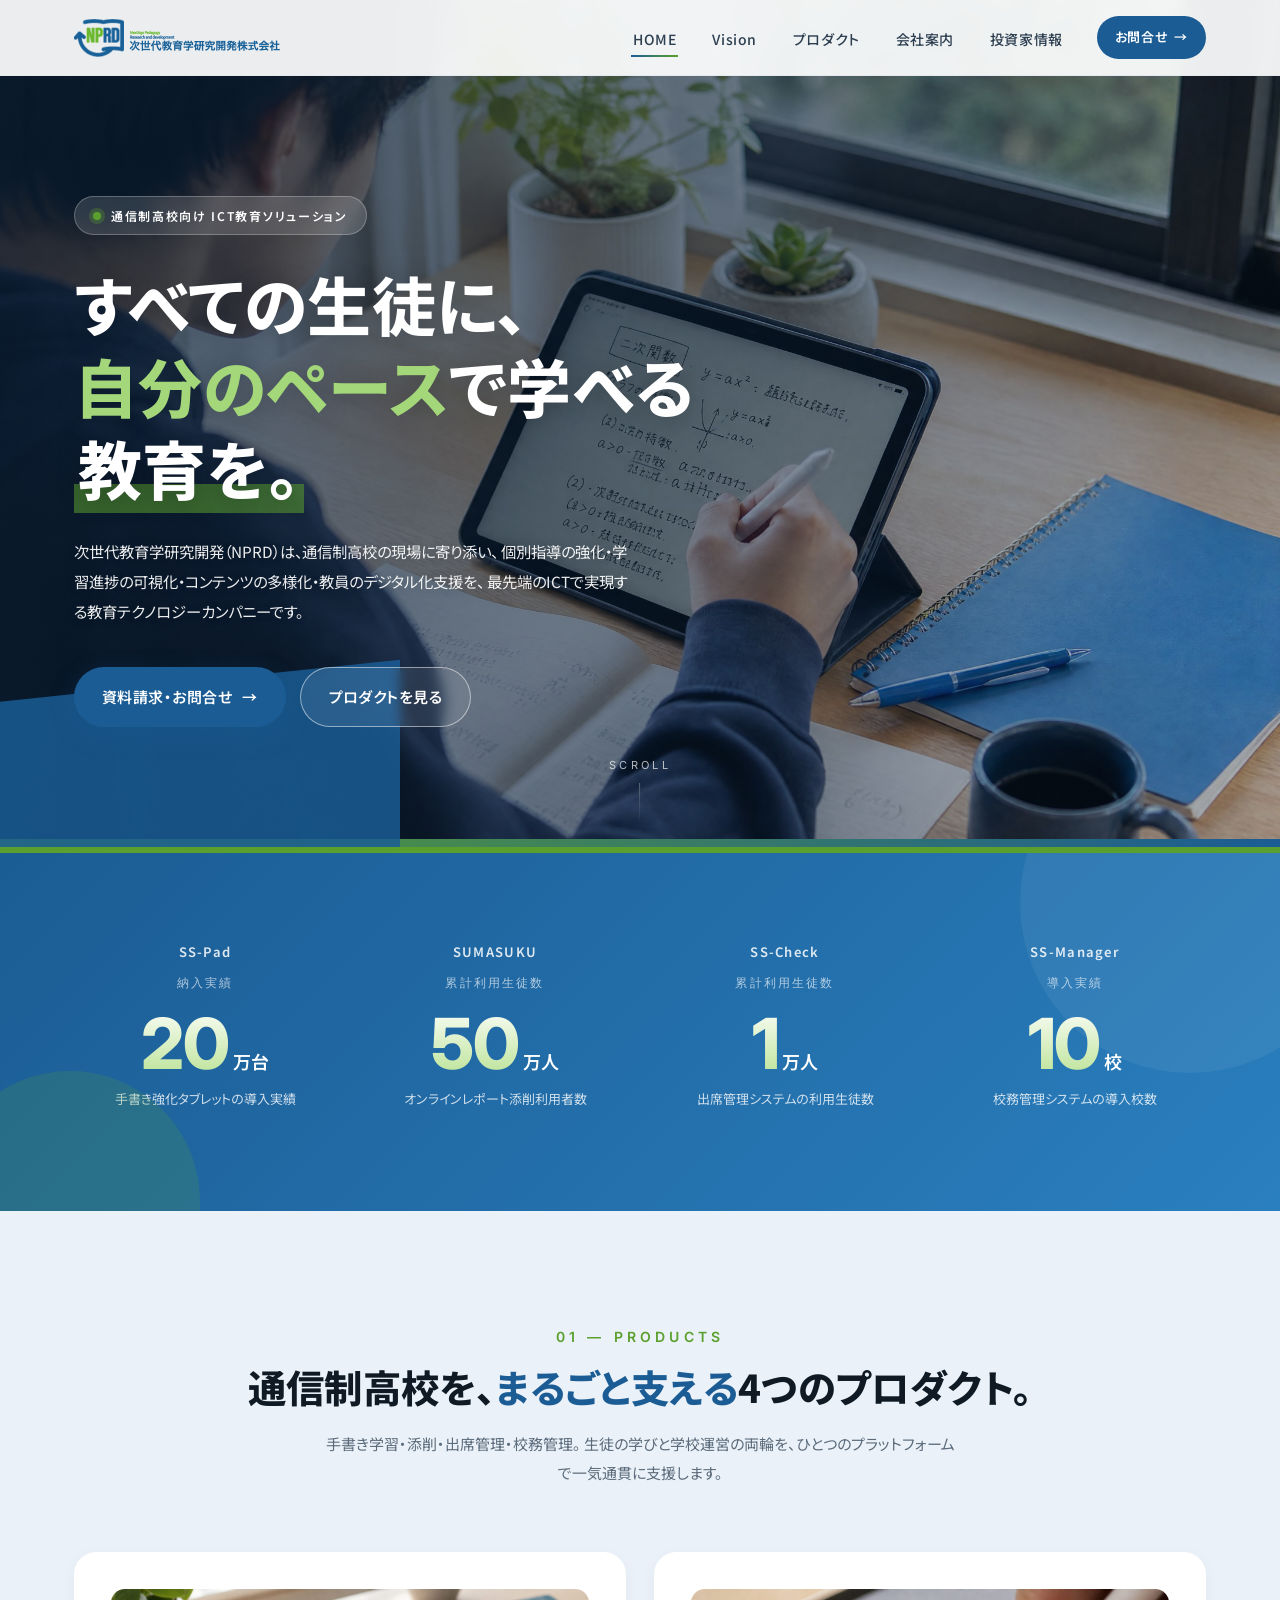
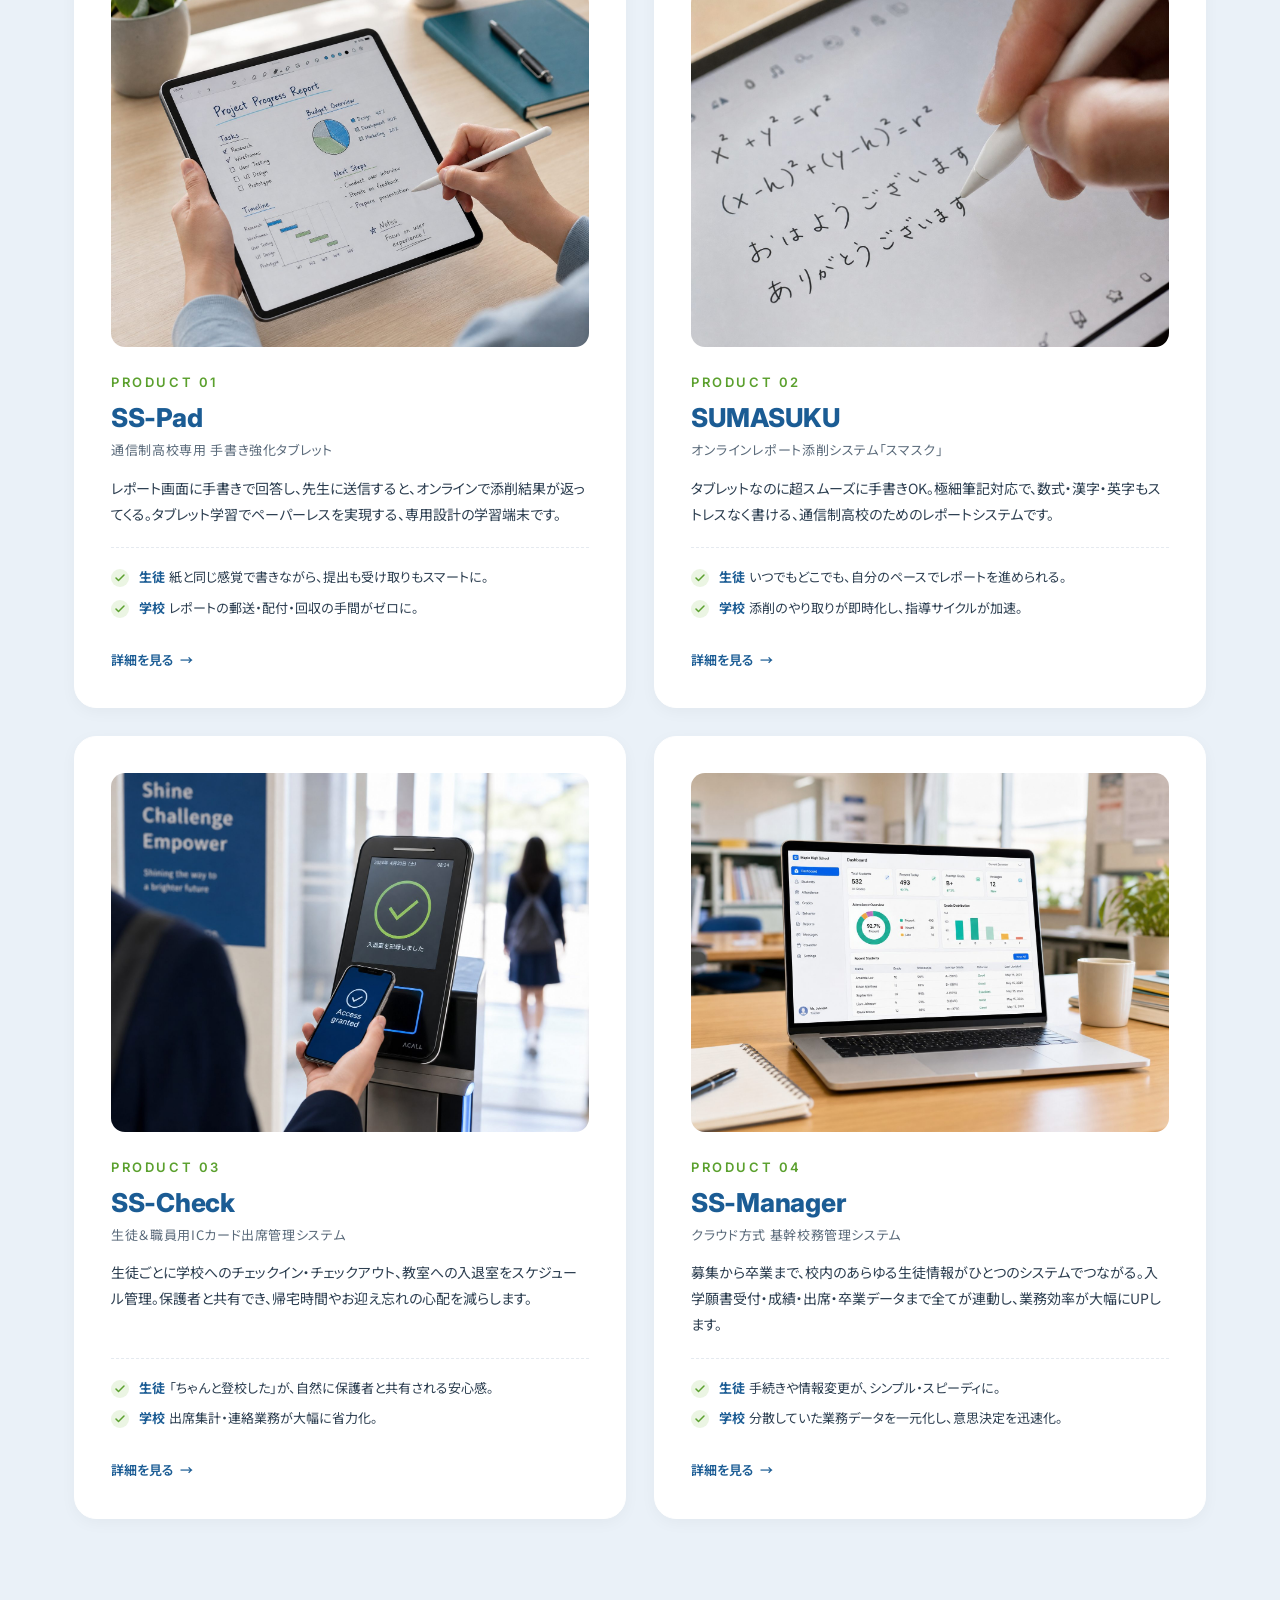
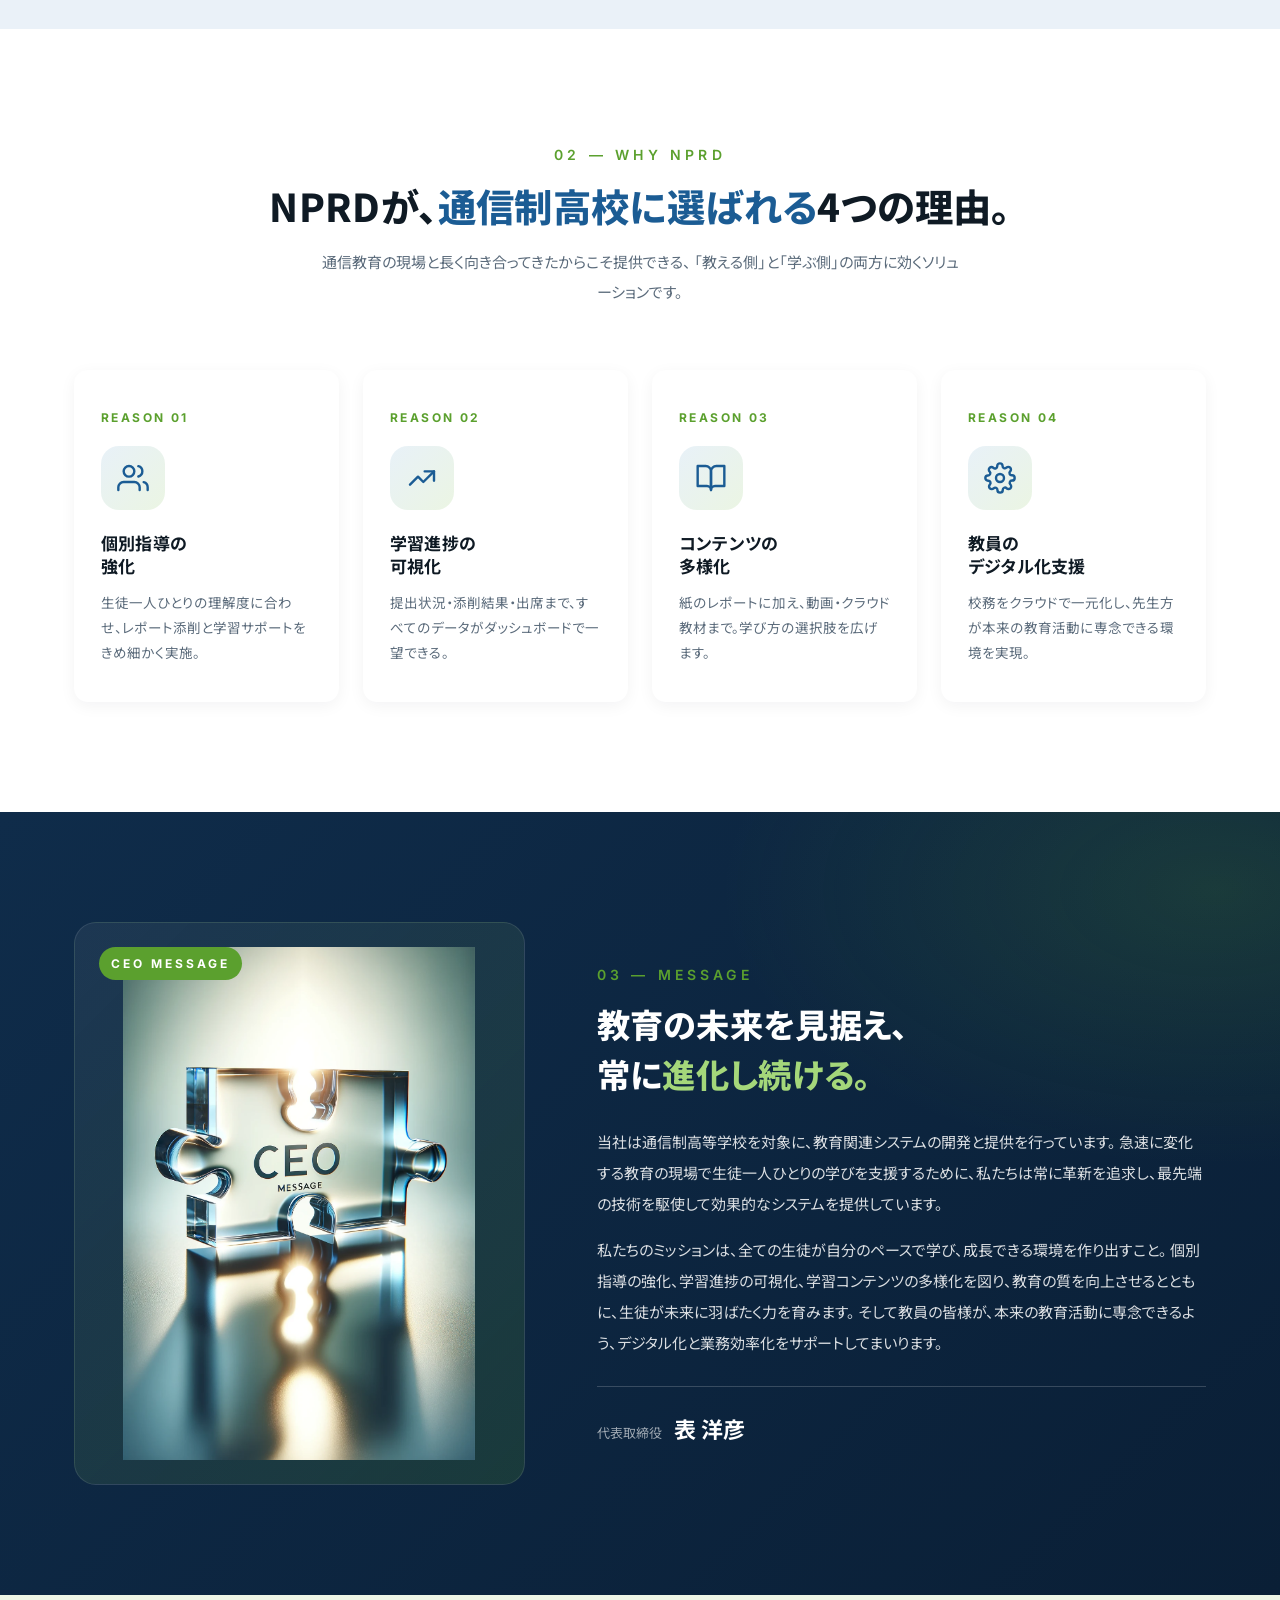
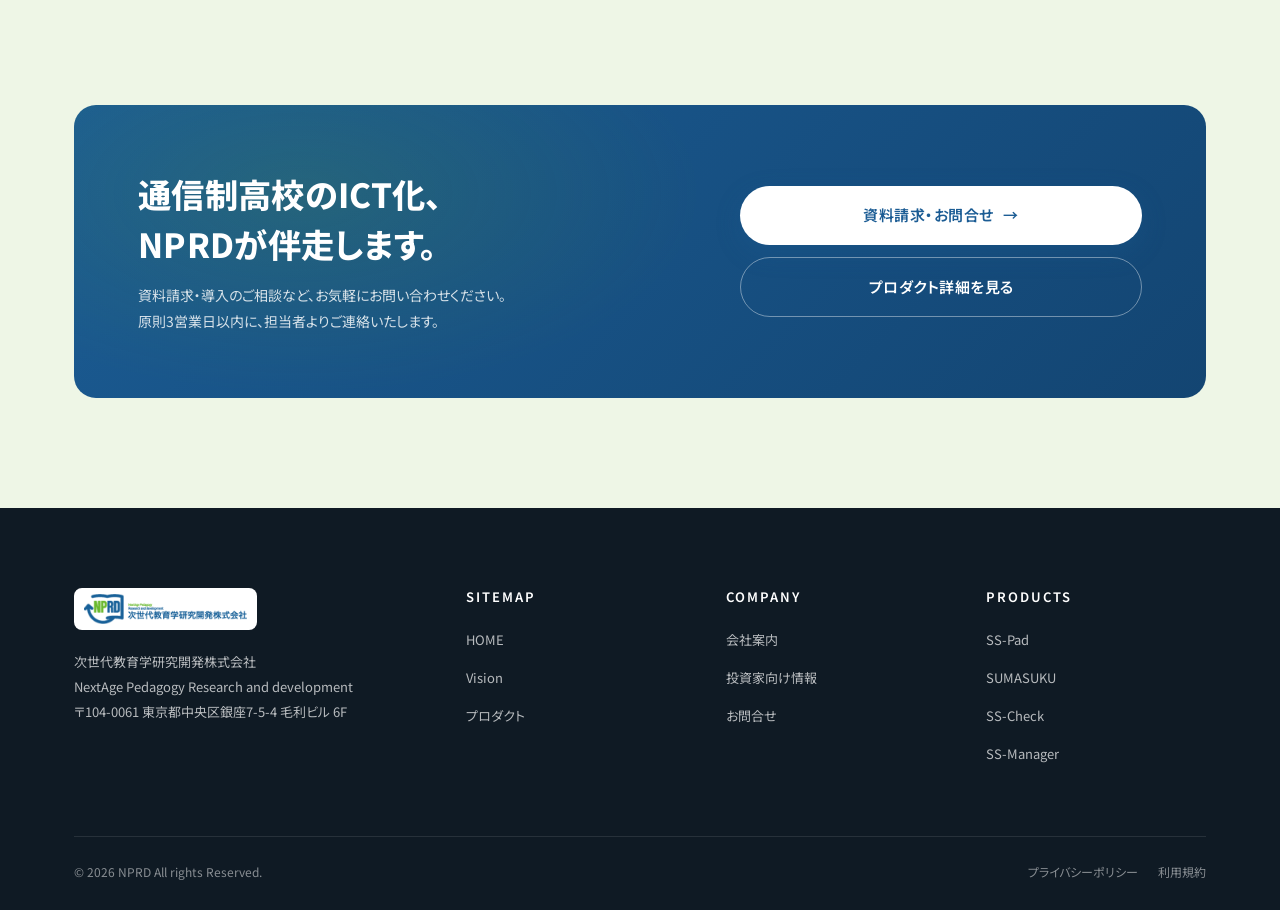
<file: nprd-site/index.html>
<!doctype html>
<html lang="ja">
<head>
<meta charset="utf-8">
<meta name="viewport" content="width=device-width, initial-scale=1">
<title>NPRD｜次世代教育学研究開発株式会社 - すべての生徒に、自分のペースで学べる教育を。</title>
<meta name="description" content="通信制高校向けICT教育ソリューションを開発・提供する次世代教育学研究開発株式会社（NPRD）の公式サイト。手書きタブレットSS-Pad、オンラインレポートSUMASUKU、出席管理SS-Check、校務管理SS-Managerなど、教育現場のデジタル化を推進します。">
<meta property="og:title" content="NPRD｜次世代教育学研究開発株式会社">
<meta property="og:description" content="通信制高校向けICT教育ソリューション。すべての生徒に、自分のペースで学べる教育を。">
<meta property="og:image" content="assets/img/hero-main.jpg">
<link rel="preconnect" href="https://fonts.googleapis.com">
<link rel="preconnect" href="https://fonts.gstatic.com" crossorigin>
<link href="https://fonts.googleapis.com/css2?family=Inter:wght@400;500;600;700;800&family=Noto+Sans+JP:wght@400;500;600;700;800&display=swap" rel="stylesheet">
<link rel="stylesheet" href="css/styles.css">
</head>
<body>

<!-- ============ Header ============ -->
<header class="site-header">
  <div class="site-header__inner">
    <a href="index.html" class="site-header__logo" aria-label="NPRD ホーム">
      <img src="assets/legacy/logo-mark.webp" alt="NPRD - 次世代教育学研究開発株式会社">
    </a>
    <button class="nav-toggle" aria-label="メニューを開く"><span></span><span></span><span></span></button>
    <nav class="site-nav" aria-label="主要ナビゲーション">
      <ul class="site-nav__list">
        <li><a href="index.html" class="site-nav__link is-active">HOME</a></li>
        <li><a href="vision.html" class="site-nav__link">Vision</a></li>
        <li><a href="products.html" class="site-nav__link">プロダクト</a></li>
        <li><a href="company.html" class="site-nav__link">会社案内</a></li>
        <li><a href="investor.html" class="site-nav__link">投資家情報</a></li>
        <li><a href="contact.html" class="site-nav__cta">お問合せ <span class="arrow">→</span></a></li>
      </ul>
    </nav>
  </div>
</header>

<main>

<!-- ============ Hero ============ -->
<section class="hero">
  <div class="container">
    <div class="hero__inner fade-in">
      <span class="hero__eyebrow">通信制高校向け ICT教育ソリューション</span>
      <h1 class="hero__title">
        すべての生徒に、<br>
        <span class="accent-green">自分のペース</span>で学べる<br>
        <span class="underline-stroke">教育を。</span>
      </h1>
      <p class="hero__sub">
        次世代教育学研究開発（NPRD）は、通信制高校の現場に寄り添い、
        個別指導の強化・学習進捗の可視化・コンテンツの多様化・教員のデジタル化支援を、
        最先端のICTで実現する教育テクノロジーカンパニーです。
      </p>
      <div class="hero__ctas">
        <a href="contact.html" class="btn btn--primary">資料請求・お問合せ <span class="arrow">→</span></a>
        <a href="products.html" class="btn btn--secondary">プロダクトを見る</a>
      </div>
    </div>
  </div>
  <div class="scroll-hint" style="color: rgba(255,255,255,0.7);">SCROLL</div>
</section>

<!-- ============ Stats ============ -->
<section class="stats">
  <div class="container">
    <div class="stats__inner">
      <div class="stat fade-in">
        <div class="stat__label">SS-Pad</div>
        <span class="stat__name">納入実績</span>
        <div><span class="stat__num">20</span><span class="stat__unit">万台</span></div>
        <p class="stat__caption">手書き強化タブレットの導入実績</p>
      </div>
      <div class="stat fade-in delay-1">
        <div class="stat__label">SUMASUKU</div>
        <span class="stat__name">累計利用生徒数</span>
        <div><span class="stat__num">50</span><span class="stat__unit">万人</span></div>
        <p class="stat__caption">オンラインレポート添削利用者数</p>
      </div>
      <div class="stat fade-in delay-2">
        <div class="stat__label">SS-Check</div>
        <span class="stat__name">累計利用生徒数</span>
        <div><span class="stat__num">1</span><span class="stat__unit">万人</span></div>
        <p class="stat__caption">出席管理システムの利用生徒数</p>
      </div>
      <div class="stat fade-in delay-3">
        <div class="stat__label">SS-Manager</div>
        <span class="stat__name">導入実績</span>
        <div><span class="stat__num">10</span><span class="stat__unit">校</span></div>
        <p class="stat__caption">校務管理システムの導入校数</p>
      </div>
    </div>
  </div>
</section>

<!-- ============ Products ============ -->
<section class="section section--blue-tint" id="products">
  <div class="container">
    <div class="section-head fade-in">
      <span class="section-head__num">01 — PRODUCTS</span>
      <h2 class="section-head__title">通信制高校を、<span class="accent">まるごと支える</span>4つのプロダクト。</h2>
      <p class="section-head__sub">
        手書き学習・添削・出席管理・校務管理。
        生徒の学びと学校運営の両輪を、ひとつのプラットフォームで一気通貫に支援します。
      </p>
    </div>
    <div class="products-grid">
      <article class="product-card fade-in">
        <div class="product-card__img"><img src="assets/img/sspad.jpg" alt="SS-Pad イメージ" loading="lazy"></div>
        <div class="product-card__num">PRODUCT 01</div>
        <h3 class="product-card__name">SS-Pad</h3>
        <p class="product-card__name-jp">通信制高校専用 手書き強化タブレット</p>
        <p class="product-card__desc">レポート画面に手書きで回答し、先生に送信すると、オンラインで添削結果が返ってくる。タブレット学習でペーパーレスを実現する、専用設計の学習端末です。</p>
        <div class="product-card__benefits">
          <p class="product-card__benefit"><span><b>生徒</b>紙と同じ感覚で書きながら、提出も受け取りもスマートに。</span></p>
          <p class="product-card__benefit"><span><b>学校</b>レポートの郵送・配付・回収の手間がゼロに。</span></p>
        </div>
        <a href="products.html#sspad" class="product-card__more">詳細を見る <span class="arrow">→</span></a>
      </article>

      <article class="product-card fade-in delay-1">
        <div class="product-card__img"><img src="assets/img/sumasuku.jpg" alt="SUMASUKU イメージ" loading="lazy"></div>
        <div class="product-card__num">PRODUCT 02</div>
        <h3 class="product-card__name">SUMASUKU</h3>
        <p class="product-card__name-jp">オンラインレポート添削システム「スマスク」</p>
        <p class="product-card__desc">タブレットなのに超スムーズに手書きOK。極細筆記対応で、数式・漢字・英字もストレスなく書ける、通信制高校のためのレポートシステムです。</p>
        <div class="product-card__benefits">
          <p class="product-card__benefit"><span><b>生徒</b>いつでもどこでも、自分のペースでレポートを進められる。</span></p>
          <p class="product-card__benefit"><span><b>学校</b>添削のやり取りが即時化し、指導サイクルが加速。</span></p>
        </div>
        <a href="products.html#sumasuku" class="product-card__more">詳細を見る <span class="arrow">→</span></a>
      </article>

      <article class="product-card fade-in delay-2">
        <div class="product-card__img"><img src="assets/img/sscheck.jpg" alt="SS-Check イメージ" loading="lazy"></div>
        <div class="product-card__num">PRODUCT 03</div>
        <h3 class="product-card__name">SS-Check</h3>
        <p class="product-card__name-jp">生徒＆職員用ICカード出席管理システム</p>
        <p class="product-card__desc">生徒ごとに学校へのチェックイン・チェックアウト、教室への入退室をスケジュール管理。保護者と共有でき、帰宅時間やお迎え忘れの心配を減らします。</p>
        <div class="product-card__benefits">
          <p class="product-card__benefit"><span><b>生徒</b>「ちゃんと登校した」が、自然に保護者と共有される安心感。</span></p>
          <p class="product-card__benefit"><span><b>学校</b>出席集計・連絡業務が大幅に省力化。</span></p>
        </div>
        <a href="products.html#sscheck" class="product-card__more">詳細を見る <span class="arrow">→</span></a>
      </article>

      <article class="product-card fade-in delay-3">
        <div class="product-card__img"><img src="assets/img/ssmanager.jpg" alt="SS-Manager イメージ" loading="lazy"></div>
        <div class="product-card__num">PRODUCT 04</div>
        <h3 class="product-card__name">SS-Manager</h3>
        <p class="product-card__name-jp">クラウド方式 基幹校務管理システム</p>
        <p class="product-card__desc">募集から卒業まで、校内のあらゆる生徒情報がひとつのシステムでつながる。入学願書受付・成績・出席・卒業データまで全てが連動し、業務効率が大幅にUPします。</p>
        <div class="product-card__benefits">
          <p class="product-card__benefit"><span><b>生徒</b>手続きや情報変更が、シンプル・スピーディに。</span></p>
          <p class="product-card__benefit"><span><b>学校</b>分散していた業務データを一元化し、意思決定を迅速化。</span></p>
        </div>
        <a href="products.html#ssmanager" class="product-card__more">詳細を見る <span class="arrow">→</span></a>
      </article>
    </div>
  </div>
</section>

<!-- ============ Why chosen ============ -->
<section class="section">
  <div class="container">
    <div class="section-head fade-in">
      <span class="section-head__num">02 — WHY NPRD</span>
      <h2 class="section-head__title">NPRDが、<span class="accent">通信制高校に選ばれる</span>4つの理由。</h2>
      <p class="section-head__sub">
        通信教育の現場と長く向き合ってきたからこそ提供できる、
        「教える側」と「学ぶ側」の両方に効くソリューションです。
      </p>
    </div>
    <div class="reasons">
      <div class="reason fade-in">
        <div class="reason__num">REASON 01</div>
        <div class="reason__icon">
          <svg viewBox="0 0 24 24" fill="none" stroke="currentColor" stroke-width="1.8" stroke-linecap="round" stroke-linejoin="round"><path d="M17 21v-2a4 4 0 0 0-4-4H5a4 4 0 0 0-4 4v2"/><circle cx="9" cy="7" r="4"/><path d="M23 21v-2a4 4 0 0 0-3-3.87"/><path d="M16 3.13a4 4 0 0 1 0 7.75"/></svg>
        </div>
        <h3 class="reason__title">個別指導の<br>強化</h3>
        <p class="reason__text">生徒一人ひとりの理解度に合わせ、レポート添削と学習サポートをきめ細かく実施。</p>
      </div>
      <div class="reason fade-in delay-1">
        <div class="reason__num">REASON 02</div>
        <div class="reason__icon">
          <svg viewBox="0 0 24 24" fill="none" stroke="currentColor" stroke-width="1.8" stroke-linecap="round" stroke-linejoin="round"><polyline points="3 17 9 11 13 15 21 7"/><polyline points="14 7 21 7 21 14"/></svg>
        </div>
        <h3 class="reason__title">学習進捗の<br>可視化</h3>
        <p class="reason__text">提出状況・添削結果・出席まで、すべてのデータがダッシュボードで一望できる。</p>
      </div>
      <div class="reason fade-in delay-2">
        <div class="reason__num">REASON 03</div>
        <div class="reason__icon">
          <svg viewBox="0 0 24 24" fill="none" stroke="currentColor" stroke-width="1.8" stroke-linecap="round" stroke-linejoin="round"><path d="M2 3h6a4 4 0 0 1 4 4v14a3 3 0 0 0-3-3H2z"/><path d="M22 3h-6a4 4 0 0 0-4 4v14a3 3 0 0 1 3-3h7z"/></svg>
        </div>
        <h3 class="reason__title">コンテンツの<br>多様化</h3>
        <p class="reason__text">紙のレポートに加え、動画・クラウド教材まで。学び方の選択肢を広げます。</p>
      </div>
      <div class="reason fade-in delay-3">
        <div class="reason__num">REASON 04</div>
        <div class="reason__icon">
          <svg viewBox="0 0 24 24" fill="none" stroke="currentColor" stroke-width="1.8" stroke-linecap="round" stroke-linejoin="round"><circle cx="12" cy="12" r="3"/><path d="M19.4 15a1.65 1.65 0 0 0 .33 1.82l.06.06a2 2 0 1 1-2.83 2.83l-.06-.06a1.65 1.65 0 0 0-1.82-.33 1.65 1.65 0 0 0-1 1.51V21a2 2 0 0 1-4 0v-.09a1.65 1.65 0 0 0-1-1.51 1.65 1.65 0 0 0-1.82.33l-.06.06a2 2 0 1 1-2.83-2.83l.06-.06a1.65 1.65 0 0 0 .33-1.82 1.65 1.65 0 0 0-1.51-1H3a2 2 0 0 1 0-4h.09a1.65 1.65 0 0 0 1.51-1 1.65 1.65 0 0 0-.33-1.82l-.06-.06a2 2 0 1 1 2.83-2.83l.06.06a1.65 1.65 0 0 0 1.82.33h0a1.65 1.65 0 0 0 1-1.51V3a2 2 0 0 1 4 0v.09a1.65 1.65 0 0 0 1 1.51h0a1.65 1.65 0 0 0 1.82-.33l.06-.06a2 2 0 1 1 2.83 2.83l-.06.06a1.65 1.65 0 0 0-.33 1.82v0a1.65 1.65 0 0 0 1.51 1H21a2 2 0 0 1 0 4h-.09a1.65 1.65 0 0 0-1.51 1z"/></svg>
        </div>
        <h3 class="reason__title">教員の<br>デジタル化支援</h3>
        <p class="reason__text">校務をクラウドで一元化し、先生方が本来の教育活動に専念できる環境を実現。</p>
      </div>
    </div>
  </div>
</section>

<!-- ============ CEO message ============ -->
<section class="section section--dark">
  <div class="container">
    <div class="ceo">
      <div class="ceo__visual fade-in">
        <img src="assets/legacy/ceo.png" alt="CEO MESSAGE">
      </div>
      <div class="ceo__copy fade-in delay-1">
        <span class="section-head__num">03 — MESSAGE</span>
        <h2 class="ceo__title">教育の未来を見据え、<br>常に<span class="accent">進化し続ける。</span></h2>
        <p class="ceo__text">
          当社は通信制高等学校を対象に、教育関連システムの開発と提供を行っています。
          急速に変化する教育の現場で生徒一人ひとりの学びを支援するために、私たちは常に革新を追求し、最先端の技術を駆使して効果的なシステムを提供しています。
        </p>
        <p class="ceo__text">
          私たちのミッションは、全ての生徒が自分のペースで学び、成長できる環境を作り出すこと。
          個別指導の強化、学習進捗の可視化、学習コンテンツの多様化を図り、教育の質を向上させるとともに、生徒が未来に羽ばたく力を育みます。
          そして教員の皆様が、本来の教育活動に専念できるよう、デジタル化と業務効率化をサポートしてまいります。
        </p>
        <div class="ceo__sign">
          <span class="ceo__sign-role">代表取締役</span>
          <span class="ceo__sign-name">表 洋彦</span>
        </div>
      </div>
    </div>
  </div>
</section>

<!-- ============ CTA banner ============ -->
<section class="section section--green-tint">
  <div class="container">
    <div class="cta-banner fade-in">
      <div>
        <h2 class="cta-banner__title">通信制高校のICT化、<br>NPRDが伴走します。</h2>
        <p class="cta-banner__sub">
          資料請求・導入のご相談など、お気軽にお問い合わせください。<br>
          原則3営業日以内に、担当者よりご連絡いたします。
        </p>
      </div>
      <div class="cta-banner__actions">
        <a href="contact.html" class="btn btn--primary">資料請求・お問合せ <span class="arrow">→</span></a>
        <a href="products.html" class="btn btn--secondary">プロダクト詳細を見る</a>
      </div>
    </div>
  </div>
</section>

</main>

<!-- ============ Footer ============ -->
<footer class="site-footer">
  <div class="container">
    <div class="site-footer__inner">
      <div class="site-footer__brand">
        <img src="assets/legacy/logo-mark.webp" alt="NPRD">
        <p class="site-footer__company">
          次世代教育学研究開発株式会社<br>
          NextAge Pedagogy Research and development<br>
          〒104-0061 東京都中央区銀座7-5-4 毛利ビル 6F
        </p>
      </div>
      <div>
        <h4 class="site-footer__col-title">Sitemap</h4>
        <ul class="site-footer__list">
          <li><a href="index.html">HOME</a></li>
          <li><a href="vision.html">Vision</a></li>
          <li><a href="products.html">プロダクト</a></li>
        </ul>
      </div>
      <div>
        <h4 class="site-footer__col-title">Company</h4>
        <ul class="site-footer__list">
          <li><a href="company.html">会社案内</a></li>
          <li><a href="investor.html">投資家向け情報</a></li>
          <li><a href="contact.html">お問合せ</a></li>
        </ul>
      </div>
      <div>
        <h4 class="site-footer__col-title">Products</h4>
        <ul class="site-footer__list">
          <li><a href="products.html#sspad">SS-Pad</a></li>
          <li><a href="products.html#sumasuku">SUMASUKU</a></li>
          <li><a href="products.html#sscheck">SS-Check</a></li>
          <li><a href="products.html#ssmanager">SS-Manager</a></li>
        </ul>
      </div>
    </div>
    <div class="site-footer__bottom">
      <span>© 2026 NPRD All rights Reserved.</span>
      <div class="site-footer__bottom-links">
        <a href="privacy.html">プライバシーポリシー</a>
        <a href="terms.html">利用規約</a>
      </div>
    </div>
  </div>
</footer>

<script src="js/main.js"></script>
</body>
</html>
</file>
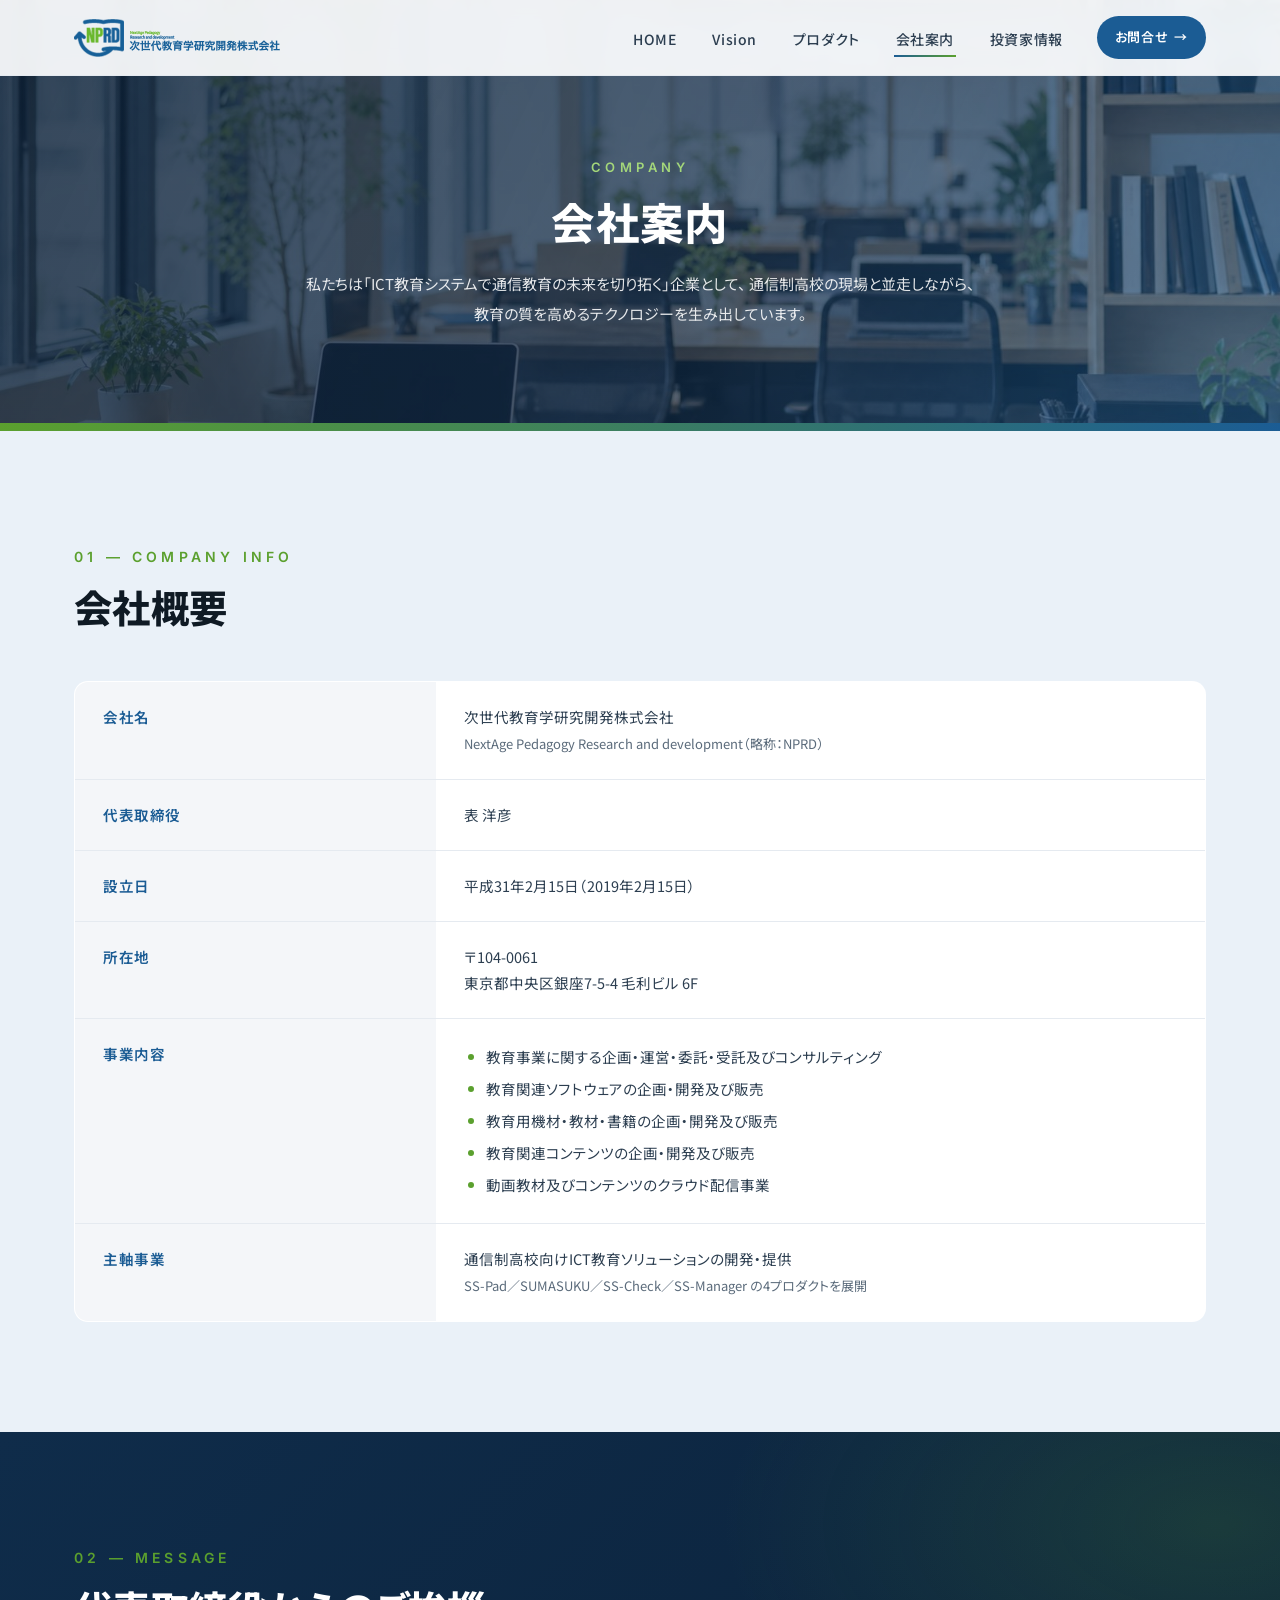
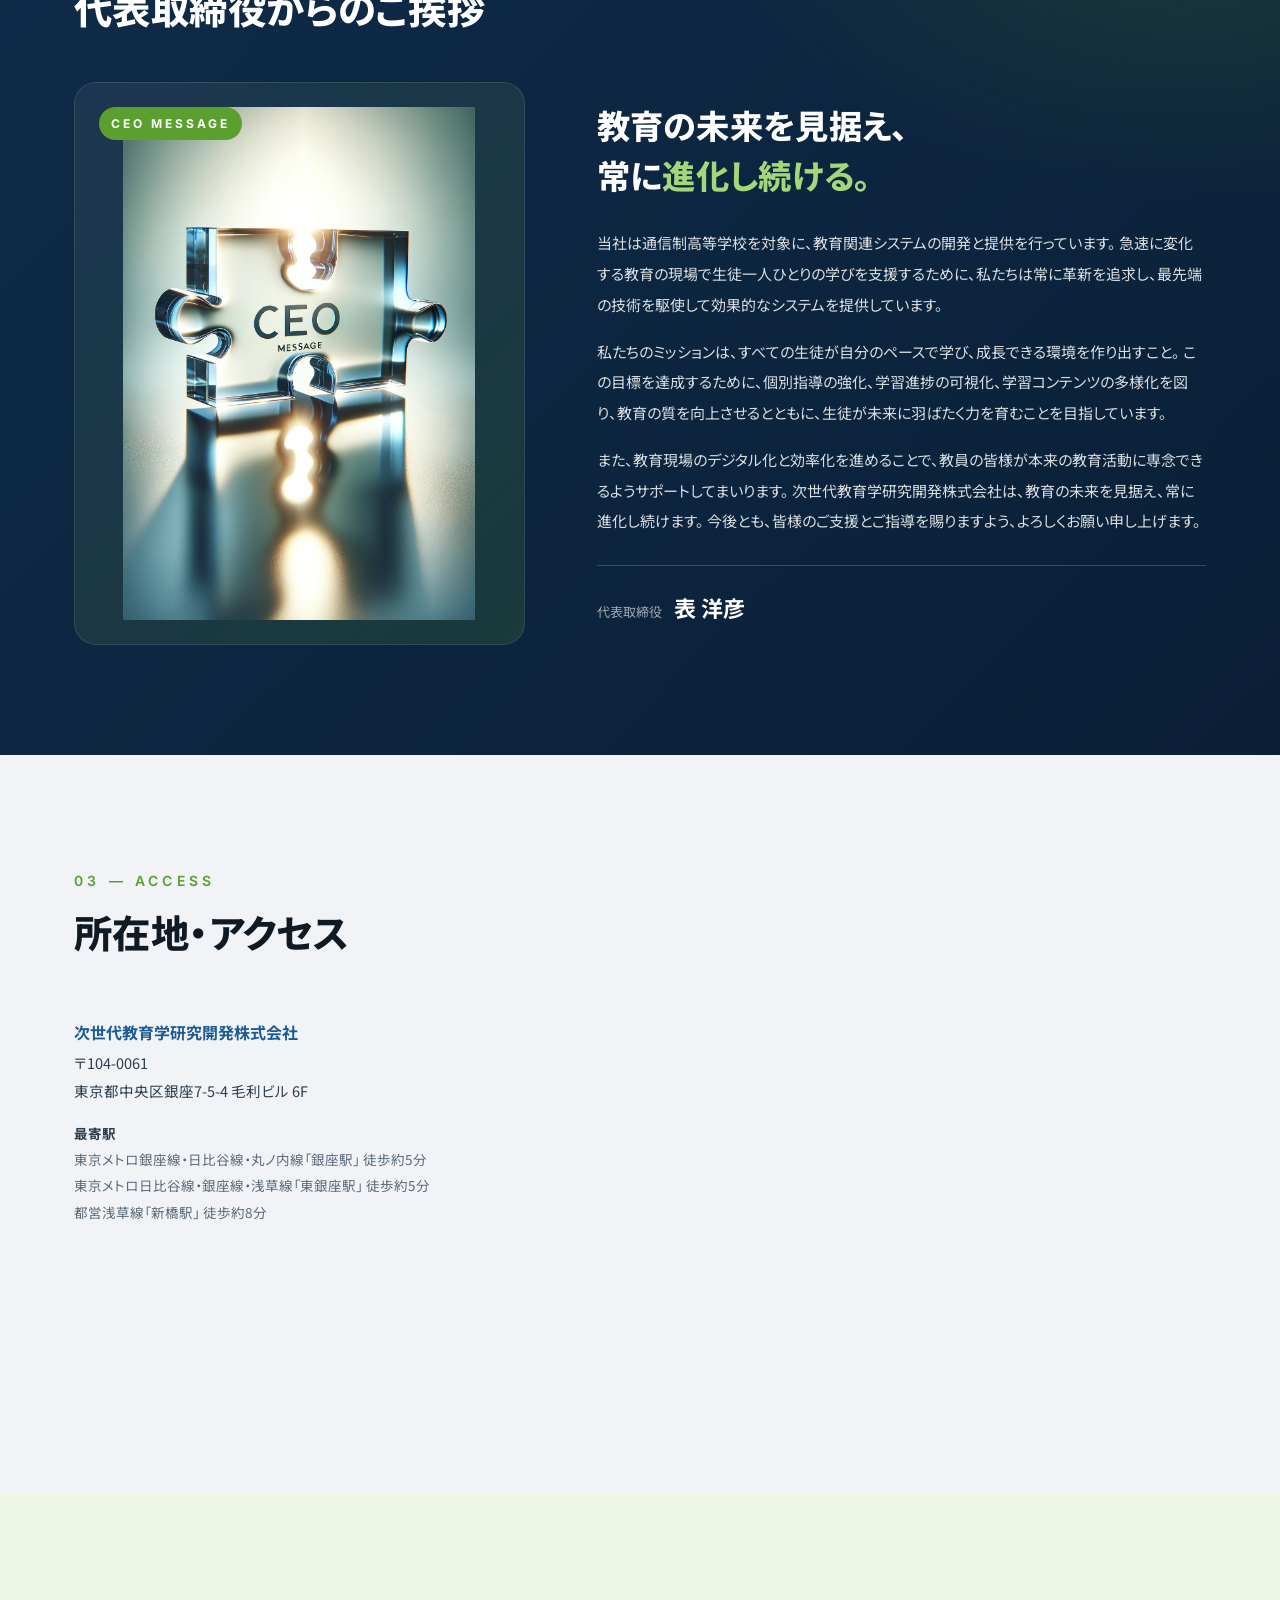
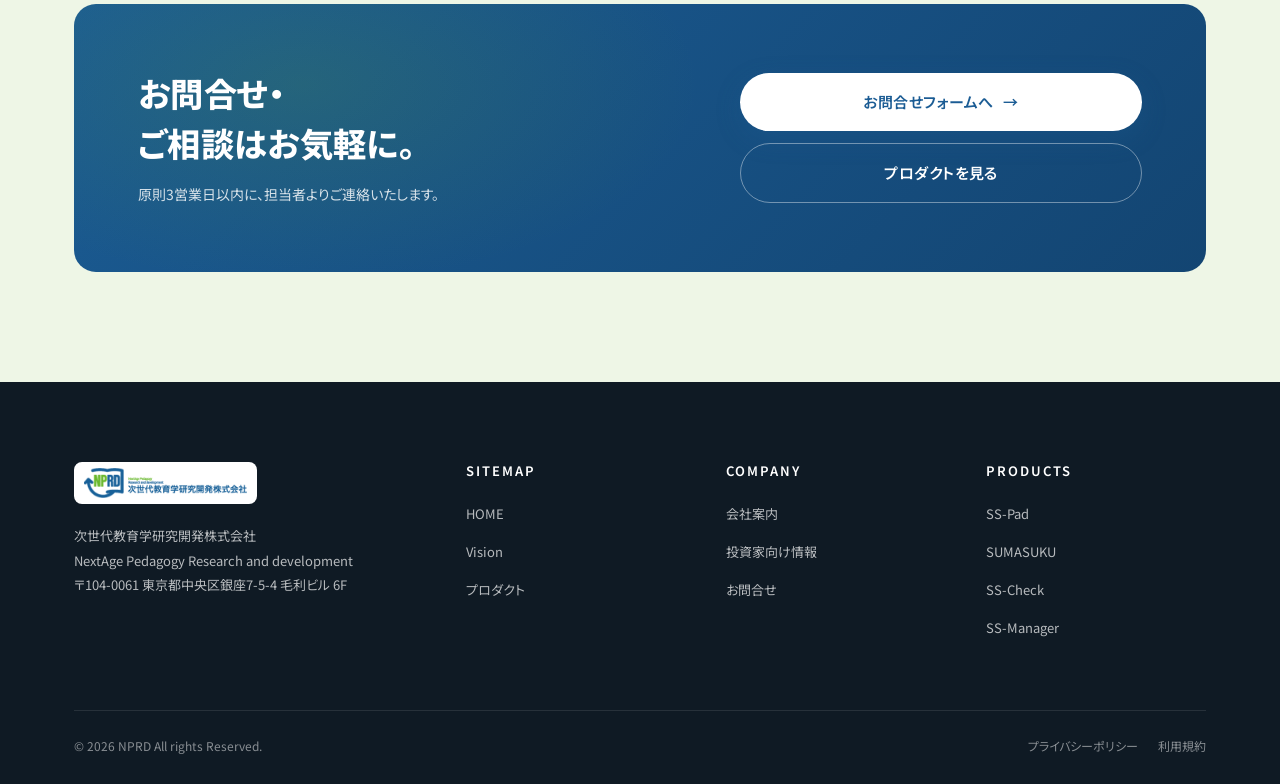
<file: nprd-site/company.html>
<!doctype html>
<html lang="ja">
<head>
<meta charset="utf-8">
<meta name="viewport" content="width=device-width, initial-scale=1">
<title>会社案内｜NPRD - 次世代教育学研究開発株式会社</title>
<meta name="description" content="次世代教育学研究開発株式会社（NPRD）の会社概要・代表挨拶・所在地・アクセス情報。">
<link rel="preconnect" href="https://fonts.googleapis.com">
<link rel="preconnect" href="https://fonts.gstatic.com" crossorigin>
<link href="https://fonts.googleapis.com/css2?family=Inter:wght@400;500;600;700;800&family=Noto+Sans+JP:wght@400;500;600;700;800&display=swap" rel="stylesheet">
<link rel="stylesheet" href="css/styles.css">
</head>
<body>

<header class="site-header">
  <div class="site-header__inner">
    <a href="index.html" class="site-header__logo" aria-label="NPRD ホーム">
      <img src="assets/legacy/logo-mark.webp" alt="NPRD - 次世代教育学研究開発株式会社">
    </a>
    <button class="nav-toggle" aria-label="メニューを開く"><span></span><span></span><span></span></button>
    <nav class="site-nav" aria-label="主要ナビゲーション">
      <ul class="site-nav__list">
        <li><a href="index.html" class="site-nav__link">HOME</a></li>
        <li><a href="vision.html" class="site-nav__link">Vision</a></li>
        <li><a href="products.html" class="site-nav__link">プロダクト</a></li>
        <li><a href="company.html" class="site-nav__link is-active">会社案内</a></li>
        <li><a href="investor.html" class="site-nav__link">投資家情報</a></li>
        <li><a href="contact.html" class="site-nav__cta">お問合せ <span class="arrow">→</span></a></li>
      </ul>
    </nav>
  </div>
</header>

<main>

<section class="subpage-hero">
  <div class="container subpage-hero__inner fade-in">
    <span class="subpage-hero__en">COMPANY</span>
    <h1 class="subpage-hero__title">会社案内</h1>
    <p class="subpage-hero__sub">
      私たちは「ICT教育システムで通信教育の未来を切り拓く」企業として、
      通信制高校の現場と並走しながら、教育の質を高めるテクノロジーを生み出しています。
    </p>
  </div>
</section>

<section class="section section--blue-tint">
  <div class="container">
    <div class="section-head section-head--left fade-in">
      <span class="section-head__num">01 — COMPANY INFO</span>
      <h2 class="section-head__title">会社概要</h2>
    </div>

    <table class="info-table fade-in delay-1">
      <tbody>
        <tr>
          <th>会社名</th>
          <td>次世代教育学研究開発株式会社<br><span style="color:var(--ink-500); font-size:13px;">NextAge Pedagogy Research and development（略称：NPRD）</span></td>
        </tr>
        <tr>
          <th>代表取締役</th>
          <td>表 洋彦</td>
        </tr>
        <tr>
          <th>設立日</th>
          <td>平成31年2月15日（2019年2月15日）</td>
        </tr>
        <tr>
          <th>所在地</th>
          <td>〒104-0061<br>東京都中央区銀座7-5-4 毛利ビル 6F</td>
        </tr>
        <tr>
          <th>事業内容</th>
          <td>
            <ul>
              <li>教育事業に関する企画・運営・委託・受託及びコンサルティング</li>
              <li>教育関連ソフトウェアの企画・開発及び販売</li>
              <li>教育用機材・教材・書籍の企画・開発及び販売</li>
              <li>教育関連コンテンツの企画・開発及び販売</li>
              <li>動画教材及びコンテンツのクラウド配信事業</li>
            </ul>
          </td>
        </tr>
        <tr>
          <th>主軸事業</th>
          <td>通信制高校向けICT教育ソリューションの開発・提供<br><span style="color:var(--ink-500); font-size:13px;">SS-Pad／SUMASUKU／SS-Check／SS-Manager の4プロダクトを展開</span></td>
        </tr>
      </tbody>
    </table>
  </div>
</section>

<section class="section section--dark">
  <div class="container">
    <div class="section-head section-head--left fade-in">
      <span class="section-head__num">02 — MESSAGE</span>
      <h2 class="section-head__title">代表取締役からのご挨拶</h2>
    </div>

    <div class="ceo fade-in delay-1">
      <div class="ceo__visual">
        <img src="assets/legacy/ceo.png" alt="CEO MESSAGE">
      </div>
      <div class="ceo__copy">
        <h3 class="ceo__title">教育の未来を見据え、<br>常に<span class="accent">進化し続ける。</span></h3>
        <p class="ceo__text">
          当社は通信制高等学校を対象に、教育関連システムの開発と提供を行っています。
          急速に変化する教育の現場で生徒一人ひとりの学びを支援するために、私たちは常に革新を追求し、最先端の技術を駆使して効果的なシステムを提供しています。
        </p>
        <p class="ceo__text">
          私たちのミッションは、すべての生徒が自分のペースで学び、成長できる環境を作り出すこと。
          この目標を達成するために、個別指導の強化、学習進捗の可視化、学習コンテンツの多様化を図り、教育の質を向上させるとともに、生徒が未来に羽ばたく力を育むことを目指しています。
        </p>
        <p class="ceo__text">
          また、教育現場のデジタル化と効率化を進めることで、教員の皆様が本来の教育活動に専念できるようサポートしてまいります。
          次世代教育学研究開発株式会社は、教育の未来を見据え、常に進化し続けます。
          今後とも、皆様のご支援とご指導を賜りますよう、よろしくお願い申し上げます。
        </p>
        <div class="ceo__sign">
          <span class="ceo__sign-role">代表取締役</span>
          <span class="ceo__sign-name">表 洋彦</span>
        </div>
      </div>
    </div>
  </div>
</section>

<section class="section section--gray-tint">
  <div class="container">
    <div class="section-head section-head--left fade-in">
      <span class="section-head__num">03 — ACCESS</span>
      <h2 class="section-head__title">所在地・アクセス</h2>
    </div>

    <div class="access-block fade-in delay-1">
      <div class="access-block__info">
        <p>
          <strong style="color:var(--brand-blue); font-size:16px;">次世代教育学研究開発株式会社</strong><br>
          〒104-0061<br>
          東京都中央区銀座7-5-4 毛利ビル 6F
        </p>
        <p style="font-size:13.5px; color:var(--ink-500); line-height:1.95;">
          <strong style="color:var(--ink-700);">最寄駅</strong><br>
          東京メトロ銀座線・日比谷線・丸ノ内線「銀座駅」 徒歩約5分<br>
          東京メトロ日比谷線・銀座線・浅草線「東銀座駅」 徒歩約5分<br>
          都営浅草線「新橋駅」 徒歩約8分
        </p>
      </div>
      <div class="access-block__map">
        <iframe
          src="https://www.google.com/maps?q=東京都中央区銀座7-5-4&output=embed"
          loading="lazy" referrerpolicy="no-referrer-when-downgrade"
          title="NPRD 所在地地図"></iframe>
      </div>
    </div>
  </div>
</section>

<section class="section section--green-tint">
  <div class="container">
    <div class="cta-banner fade-in">
      <div>
        <h2 class="cta-banner__title">お問合せ・<br>ご相談はお気軽に。</h2>
        <p class="cta-banner__sub">原則3営業日以内に、担当者よりご連絡いたします。</p>
      </div>
      <div class="cta-banner__actions">
        <a href="contact.html" class="btn btn--primary">お問合せフォームへ <span class="arrow">→</span></a>
        <a href="products.html" class="btn btn--secondary">プロダクトを見る</a>
      </div>
    </div>
  </div>
</section>

</main>

<footer class="site-footer">
  <div class="container">
    <div class="site-footer__inner">
      <div class="site-footer__brand">
        <img src="assets/legacy/logo-mark.webp" alt="NPRD">
        <p class="site-footer__company">
          次世代教育学研究開発株式会社<br>
          NextAge Pedagogy Research and development<br>
          〒104-0061 東京都中央区銀座7-5-4 毛利ビル 6F
        </p>
      </div>
      <div>
        <h4 class="site-footer__col-title">Sitemap</h4>
        <ul class="site-footer__list">
          <li><a href="index.html">HOME</a></li>
          <li><a href="vision.html">Vision</a></li>
          <li><a href="products.html">プロダクト</a></li>
        </ul>
      </div>
      <div>
        <h4 class="site-footer__col-title">Company</h4>
        <ul class="site-footer__list">
          <li><a href="company.html">会社案内</a></li>
          <li><a href="investor.html">投資家向け情報</a></li>
          <li><a href="contact.html">お問合せ</a></li>
        </ul>
      </div>
      <div>
        <h4 class="site-footer__col-title">Products</h4>
        <ul class="site-footer__list">
          <li><a href="products.html#sspad">SS-Pad</a></li>
          <li><a href="products.html#sumasuku">SUMASUKU</a></li>
          <li><a href="products.html#sscheck">SS-Check</a></li>
          <li><a href="products.html#ssmanager">SS-Manager</a></li>
        </ul>
      </div>
    </div>
    <div class="site-footer__bottom">
      <span>© 2026 NPRD All rights Reserved.</span>
      <div class="site-footer__bottom-links">
        <a href="privacy.html">プライバシーポリシー</a>
        <a href="terms.html">利用規約</a>
      </div>
    </div>
  </div>
</footer>

<script src="js/main.js"></script>
</body>
</html>
</file>
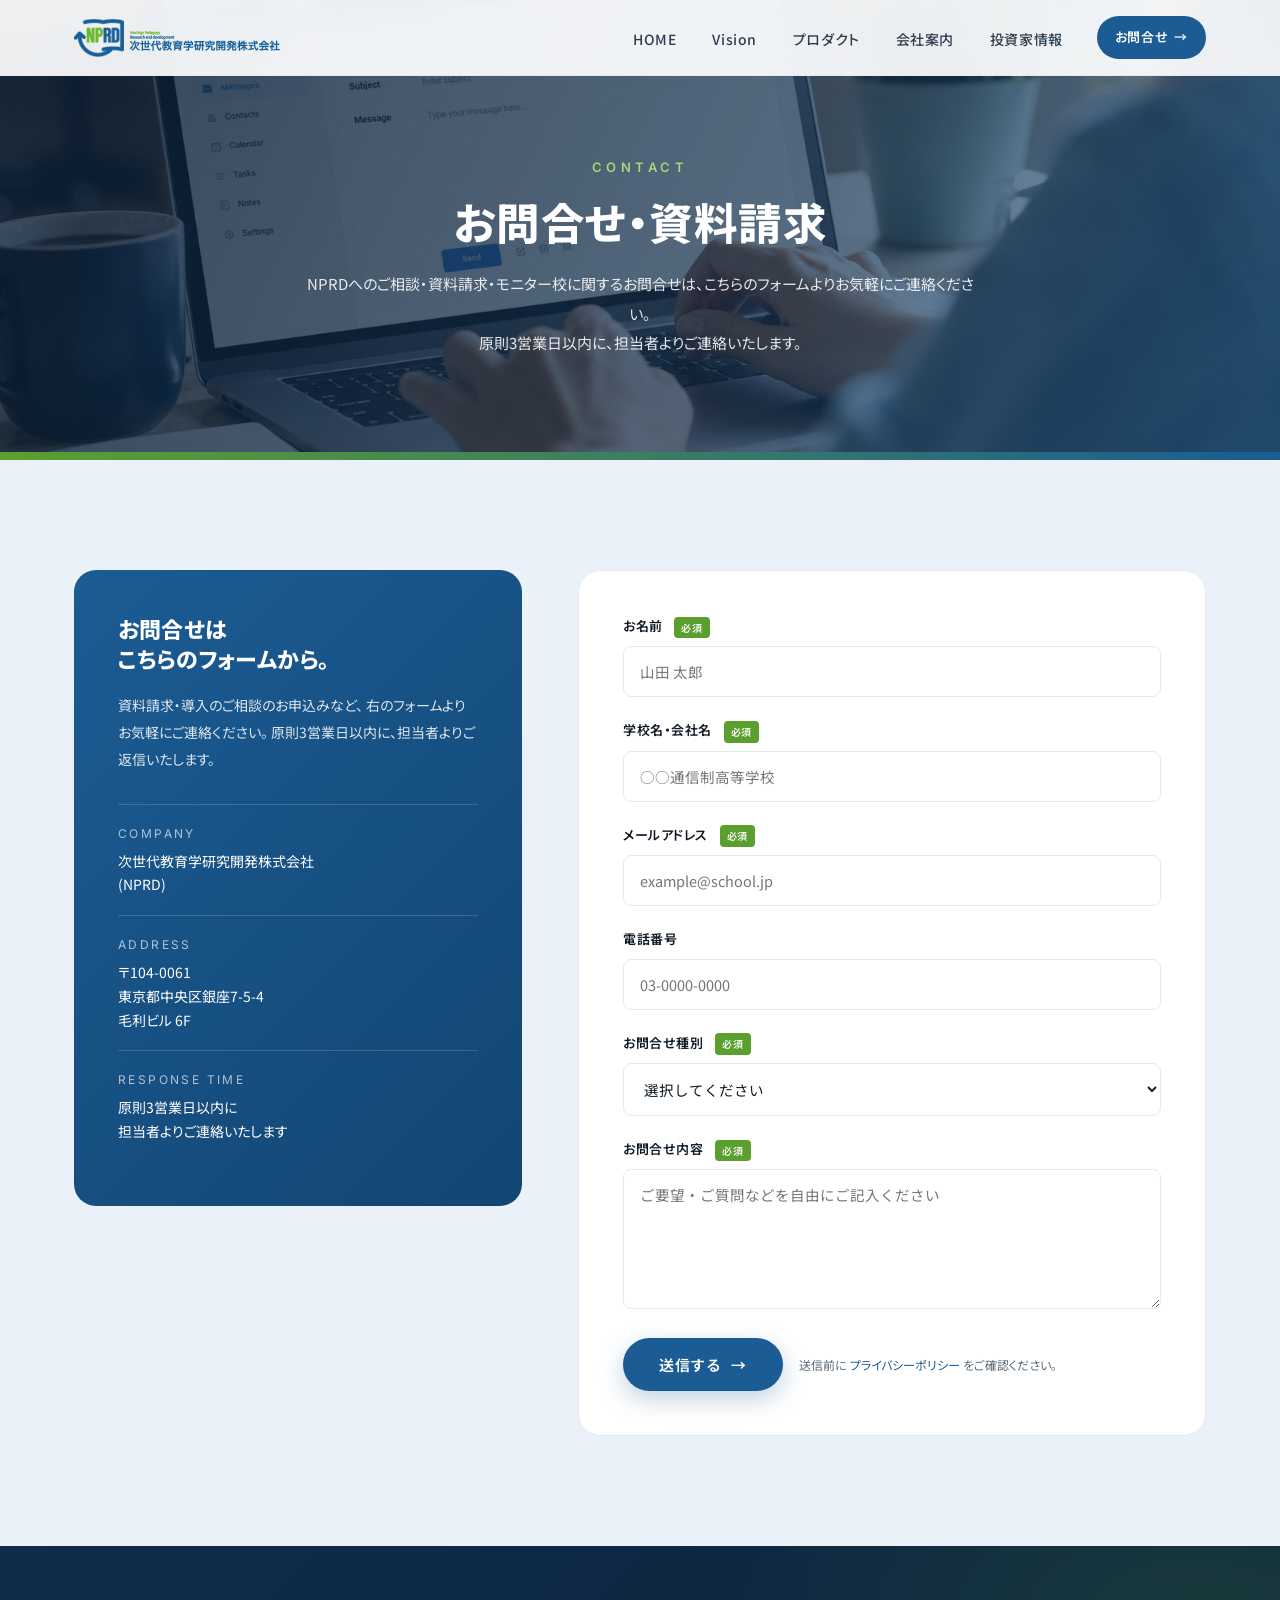
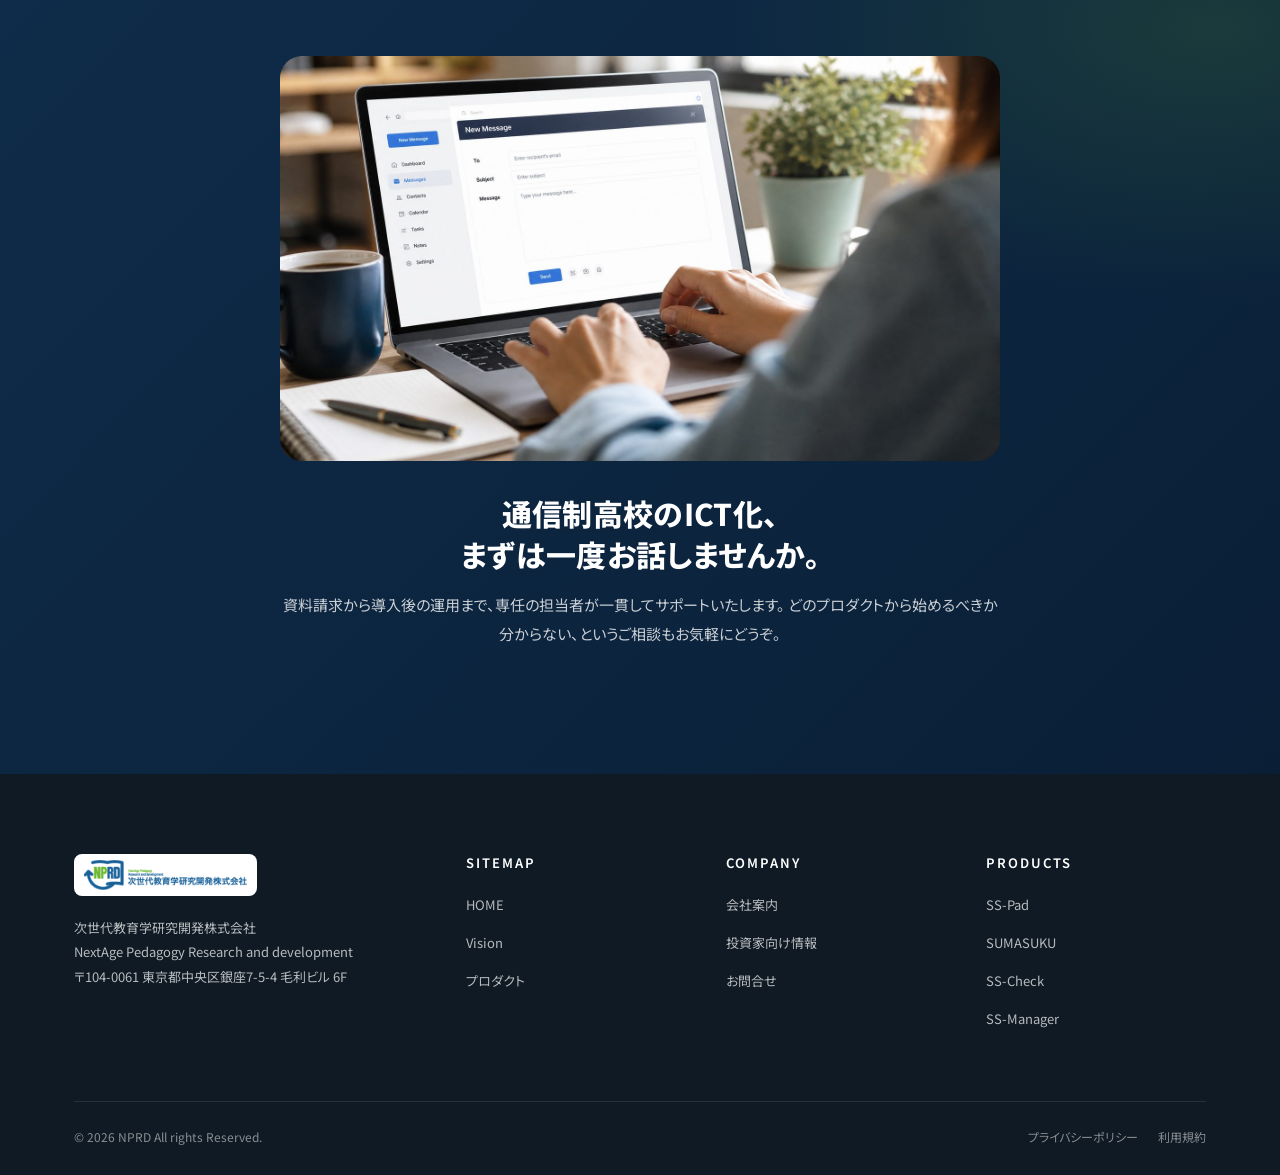
<file: nprd-site/contact.html>
<!doctype html>
<html lang="ja">
<head>
<meta charset="utf-8">
<meta name="viewport" content="width=device-width, initial-scale=1">
<title>お問合せ｜NPRD - 次世代教育学研究開発株式会社</title>
<meta name="description" content="NPRDへの資料請求・導入相談・モニター校のお問合せはこちらから。原則3営業日以内に担当者よりご連絡いたします。">
<link rel="preconnect" href="https://fonts.googleapis.com">
<link rel="preconnect" href="https://fonts.gstatic.com" crossorigin>
<link href="https://fonts.googleapis.com/css2?family=Inter:wght@400;500;600;700;800&family=Noto+Sans+JP:wght@400;500;600;700;800&display=swap" rel="stylesheet">
<link rel="stylesheet" href="css/styles.css">
</head>
<body>

<header class="site-header">
  <div class="site-header__inner">
    <a href="index.html" class="site-header__logo" aria-label="NPRD ホーム">
      <img src="assets/legacy/logo-mark.webp" alt="NPRD - 次世代教育学研究開発株式会社">
    </a>
    <button class="nav-toggle" aria-label="メニューを開く"><span></span><span></span><span></span></button>
    <nav class="site-nav" aria-label="主要ナビゲーション">
      <ul class="site-nav__list">
        <li><a href="index.html" class="site-nav__link">HOME</a></li>
        <li><a href="vision.html" class="site-nav__link">Vision</a></li>
        <li><a href="products.html" class="site-nav__link">プロダクト</a></li>
        <li><a href="company.html" class="site-nav__link">会社案内</a></li>
        <li><a href="investor.html" class="site-nav__link">投資家情報</a></li>
        <li><a href="contact.html" class="site-nav__cta is-active">お問合せ <span class="arrow">→</span></a></li>
      </ul>
    </nav>
  </div>
</header>

<main>

<section class="subpage-hero subpage-hero--contact">
  <div class="container subpage-hero__inner fade-in">
    <span class="subpage-hero__en">CONTACT</span>
    <h1 class="subpage-hero__title">お問合せ・資料請求</h1>
    <p class="subpage-hero__sub">
      NPRDへのご相談・資料請求・モニター校に関するお問合せは、こちらのフォームよりお気軽にご連絡ください。<br>
      原則3営業日以内に、担当者よりご連絡いたします。
    </p>
  </div>
</section>

<section class="section section--blue-tint">
  <div class="container">
    <div class="contact-wrap">

      <aside class="contact-info fade-in">
        <h2 class="contact-info__title">お問合せは<br>こちらのフォームから。</h2>
        <p class="contact-info__text">
          資料請求・導入のご相談のお申込みなど、
          右のフォームよりお気軽にご連絡ください。
          原則3営業日以内に、担当者よりご返信いたします。
        </p>
        <div class="contact-info__item">
          <div class="contact-info__label">COMPANY</div>
          <div class="contact-info__value">次世代教育学研究開発株式会社<br>(NPRD)</div>
        </div>
        <div class="contact-info__item">
          <div class="contact-info__label">ADDRESS</div>
          <div class="contact-info__value">〒104-0061<br>東京都中央区銀座7-5-4<br>毛利ビル 6F</div>
        </div>
        <div class="contact-info__item">
          <div class="contact-info__label">RESPONSE TIME</div>
          <div class="contact-info__value">原則3営業日以内に<br>担当者よりご連絡いたします</div>
        </div>
      </aside>

      <div class="contact-form fade-in delay-1">
        <div class="form-success" id="form-success" role="status">
          <b>お問合せありがとうございました。</b>
          送信が完了しました。担当者より原則3営業日以内にご連絡いたします。
          内容によっては、お時間をいただく場合がございます。あらかじめご了承ください。
        </div>
        <div class="form-error" id="form-error" role="alert">
          <b>送信に失敗しました。</b>
          通信状況などにより送信できなかった可能性があります。お手数ですが、しばらくしてから再度お試しください。
        </div>

        <form id="contact-form" action="https://formspree.io/f/xrevvzzk" method="POST" novalidate>
          <input type="hidden" name="_subject" value="【NPRD】お問合せ">
          <div class="field">
            <label for="f-name">お名前 <span class="req">必須</span></label>
            <input id="f-name" name="name" type="text" required placeholder="山田 太郎">
          </div>
          <div class="field">
            <label for="f-org">学校名・会社名 <span class="req">必須</span></label>
            <input id="f-org" name="org" type="text" required placeholder="○○通信制高等学校">
          </div>
          <div class="field">
            <label for="f-email">メールアドレス <span class="req">必須</span></label>
            <input id="f-email" name="email" type="email" required placeholder="example@school.jp">
          </div>
          <div class="field">
            <label for="f-tel">電話番号</label>
            <input id="f-tel" name="tel" type="tel" placeholder="03-0000-0000">
          </div>
          <div class="field">
            <label for="f-topic">お問合せ種別 <span class="req">必須</span></label>
            <select id="f-topic" name="topic" required>
              <option value="">選択してください</option>
              <option>資料請求</option>
              <option>導入のご相談</option>
              <option>SS-Pad について</option>
              <option>SUMASUKU について</option>
              <option>SS-Check について</option>
              <option>SS-Manager について</option>
              <option>投資家・株主の皆様より</option>
              <option>その他</option>
            </select>
          </div>
          <div class="field">
            <label for="f-msg">お問合せ内容 <span class="req">必須</span></label>
            <textarea id="f-msg" name="message" required placeholder="ご要望・ご質問などを自由にご記入ください"></textarea>
          </div>
          <div class="form-actions">
            <button type="submit" class="btn btn--primary">送信する <span class="arrow">→</span></button>
            <p class="form-note">送信前に <a href="privacy.html" style="color:var(--brand-blue);">プライバシーポリシー</a> をご確認ください。</p>
          </div>
        </form>
      </div>
    </div>
  </div>
</section>

<section class="section section--dark">
  <div class="container" style="text-align:center;">
    <div class="fade-in" style="max-width:720px; margin:0 auto;">
      <img src="assets/img/contact-illust.jpg" alt="サポートイメージ" style="border-radius:var(--radius-lg); margin-bottom:32px;">
      <h2 style="font-size:clamp(22px,2.4vw,30px); font-weight:800; color:#fff; margin-bottom:16px;">通信制高校のICT化、<br>まずは一度お話しませんか。</h2>
      <p style="font-size:15px; color:rgba(255,255,255,0.78); line-height:1.95;">
        資料請求から導入後の運用まで、専任の担当者が一貫してサポートいたします。
        どのプロダクトから始めるべきか分からない、というご相談もお気軽にどうぞ。
      </p>
    </div>
  </div>
</section>

</main>

<footer class="site-footer">
  <div class="container">
    <div class="site-footer__inner">
      <div class="site-footer__brand">
        <img src="assets/legacy/logo-mark.webp" alt="NPRD">
        <p class="site-footer__company">
          次世代教育学研究開発株式会社<br>
          NextAge Pedagogy Research and development<br>
          〒104-0061 東京都中央区銀座7-5-4 毛利ビル 6F
        </p>
      </div>
      <div>
        <h4 class="site-footer__col-title">Sitemap</h4>
        <ul class="site-footer__list">
          <li><a href="index.html">HOME</a></li>
          <li><a href="vision.html">Vision</a></li>
          <li><a href="products.html">プロダクト</a></li>
        </ul>
      </div>
      <div>
        <h4 class="site-footer__col-title">Company</h4>
        <ul class="site-footer__list">
          <li><a href="company.html">会社案内</a></li>
          <li><a href="investor.html">投資家向け情報</a></li>
          <li><a href="contact.html">お問合せ</a></li>
        </ul>
      </div>
      <div>
        <h4 class="site-footer__col-title">Products</h4>
        <ul class="site-footer__list">
          <li><a href="products.html#sspad">SS-Pad</a></li>
          <li><a href="products.html#sumasuku">SUMASUKU</a></li>
          <li><a href="products.html#sscheck">SS-Check</a></li>
          <li><a href="products.html#ssmanager">SS-Manager</a></li>
        </ul>
      </div>
    </div>
    <div class="site-footer__bottom">
      <span>© 2026 NPRD All rights Reserved.</span>
      <div class="site-footer__bottom-links">
        <a href="privacy.html">プライバシーポリシー</a>
        <a href="terms.html">利用規約</a>
      </div>
    </div>
  </div>
</footer>

<script src="js/main.js"></script>
</body>
</html>
</file>
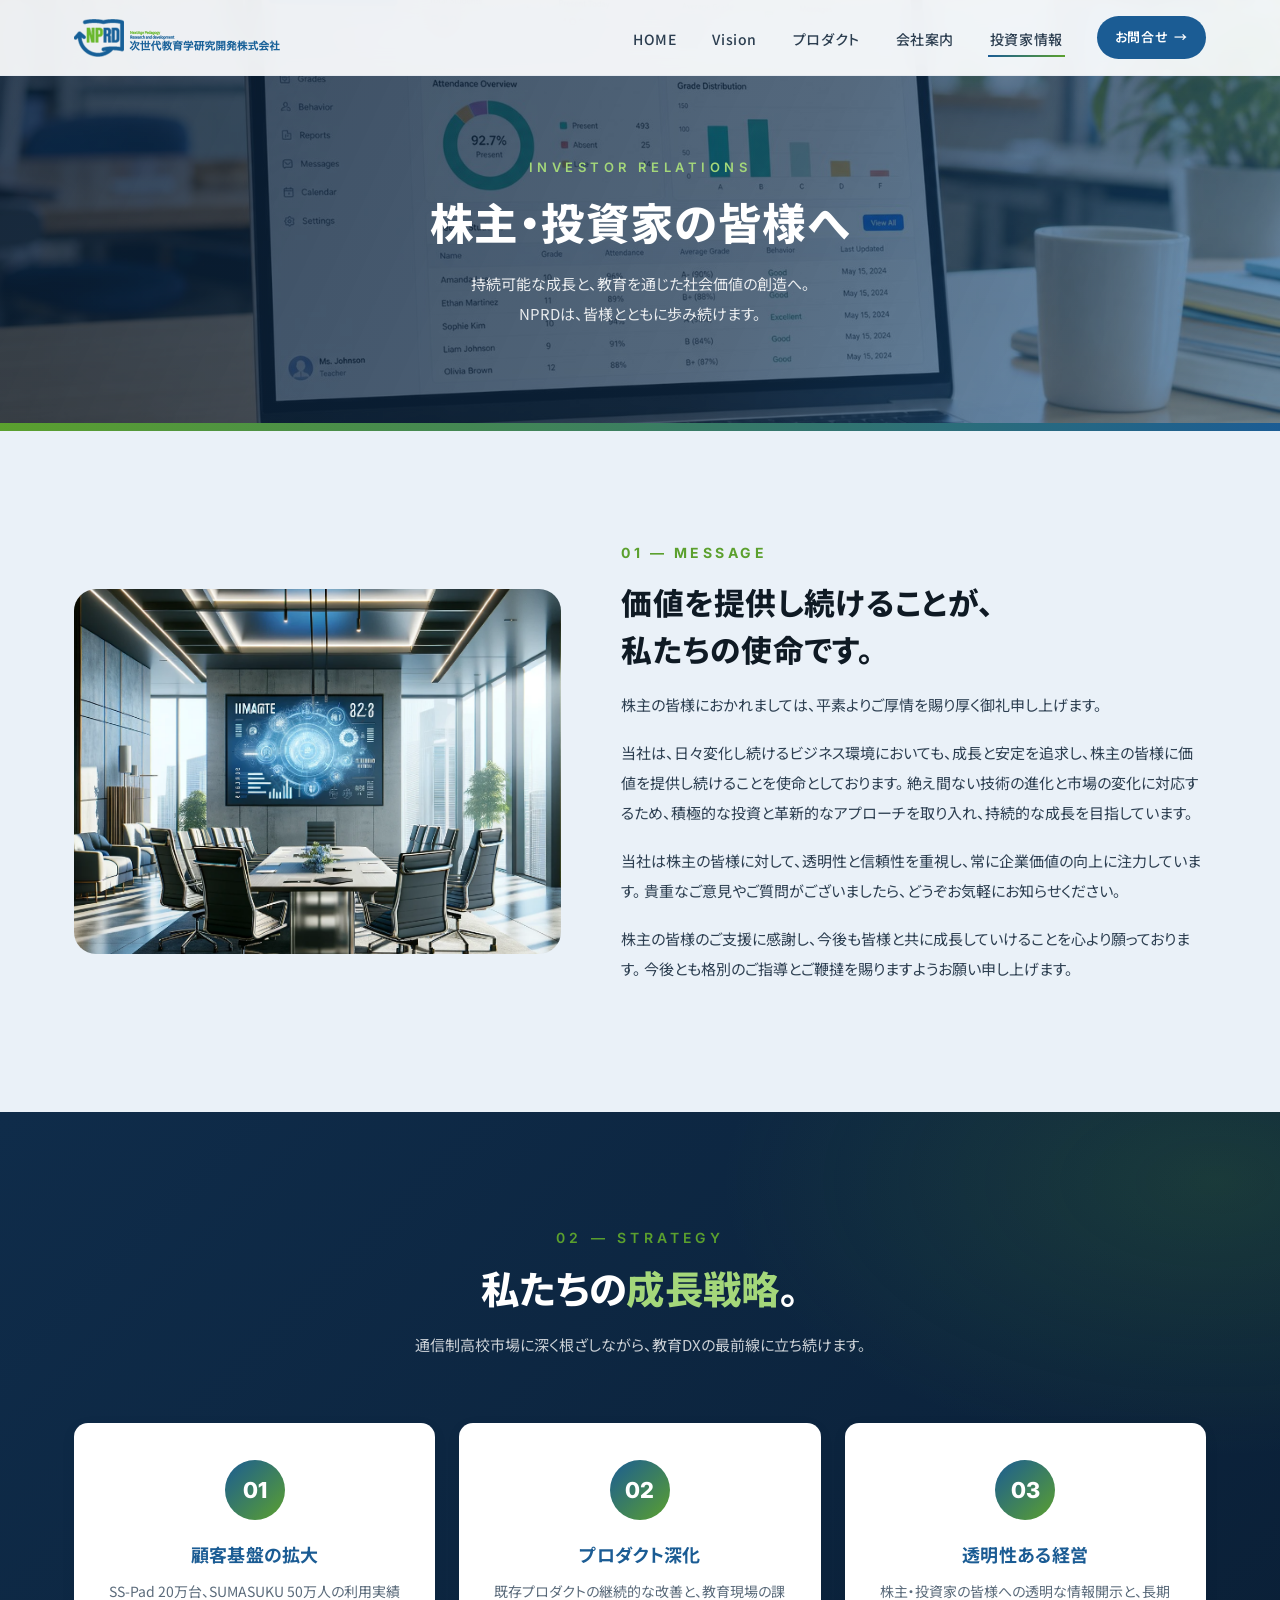
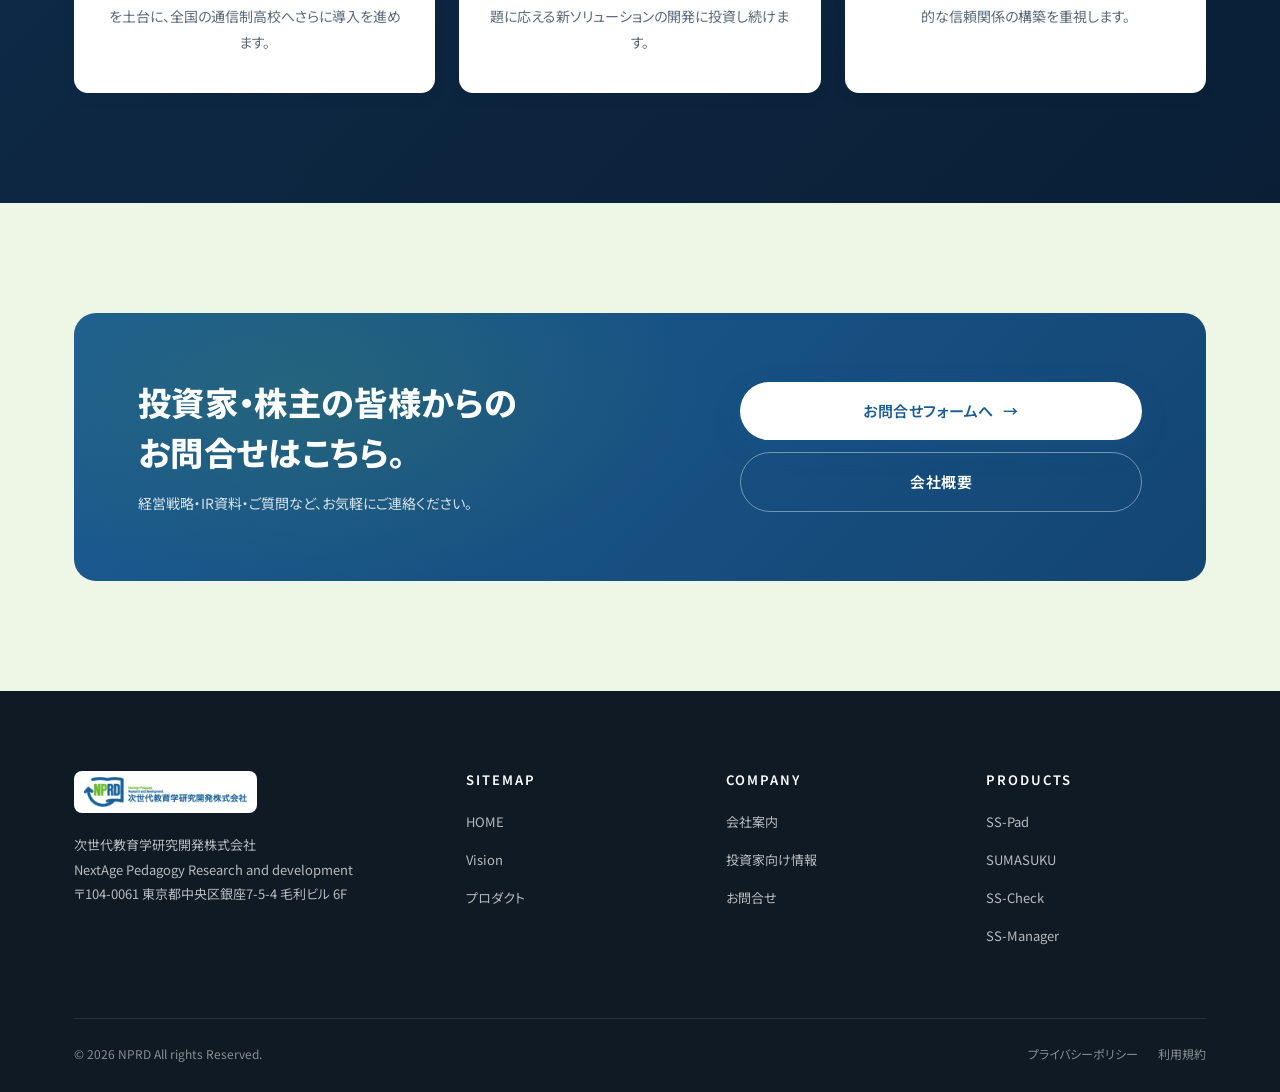
<file: nprd-site/investor.html>
<!doctype html>
<html lang="ja">
<head>
<meta charset="utf-8">
<meta name="viewport" content="width=device-width, initial-scale=1">
<title>投資家向け情報｜NPRD - 次世代教育学研究開発株式会社</title>
<meta name="description" content="NPRDの株主・投資家の皆様へ。経営戦略と未来への展望、持続可能な成長への取り組みをご紹介します。">
<link rel="preconnect" href="https://fonts.googleapis.com">
<link rel="preconnect" href="https://fonts.gstatic.com" crossorigin>
<link href="https://fonts.googleapis.com/css2?family=Inter:wght@400;500;600;700;800&family=Noto+Sans+JP:wght@400;500;600;700;800&display=swap" rel="stylesheet">
<link rel="stylesheet" href="css/styles.css">
</head>
<body>

<header class="site-header">
  <div class="site-header__inner">
    <a href="index.html" class="site-header__logo" aria-label="NPRD ホーム">
      <img src="assets/legacy/logo-mark.webp" alt="NPRD - 次世代教育学研究開発株式会社">
    </a>
    <button class="nav-toggle" aria-label="メニューを開く"><span></span><span></span><span></span></button>
    <nav class="site-nav" aria-label="主要ナビゲーション">
      <ul class="site-nav__list">
        <li><a href="index.html" class="site-nav__link">HOME</a></li>
        <li><a href="vision.html" class="site-nav__link">Vision</a></li>
        <li><a href="products.html" class="site-nav__link">プロダクト</a></li>
        <li><a href="company.html" class="site-nav__link">会社案内</a></li>
        <li><a href="investor.html" class="site-nav__link is-active">投資家情報</a></li>
        <li><a href="contact.html" class="site-nav__cta">お問合せ <span class="arrow">→</span></a></li>
      </ul>
    </nav>
  </div>
</header>

<main>

<section class="subpage-hero subpage-hero--investor">
  <div class="container subpage-hero__inner fade-in">
    <span class="subpage-hero__en">INVESTOR RELATIONS</span>
    <h1 class="subpage-hero__title">株主・投資家の皆様へ</h1>
    <p class="subpage-hero__sub">
      持続可能な成長と、教育を通じた社会価値の創造へ。<br>
      NPRDは、皆様とともに歩み続けます。
    </p>
  </div>
</section>

<section class="section section--blue-tint">
  <div class="container">
    <div class="investor-block">
      <div class="investor-block__visual fade-in">
        <img src="assets/legacy/invest.png" alt="投資家向けイメージ">
      </div>
      <div class="investor-block__text fade-in delay-1">
        <div class="vision-block__num">01 — MESSAGE</div>
        <h2 class="vision-block__title">価値を提供し続けることが、<br>私たちの使命です。</h2>
        <p>
          株主の皆様におかれましては、平素よりご厚情を賜り厚く御礼申し上げます。
        </p>
        <p>
          当社は、日々変化し続けるビジネス環境においても、成長と安定を追求し、株主の皆様に価値を提供し続けることを使命としております。
          絶え間ない技術の進化と市場の変化に対応するため、積極的な投資と革新的なアプローチを取り入れ、持続的な成長を目指しています。
        </p>
        <p>
          当社は株主の皆様に対して、透明性と信頼性を重視し、常に企業価値の向上に注力しています。
          貴重なご意見やご質問がございましたら、どうぞお気軽にお知らせください。
        </p>
        <p>
          株主の皆様のご支援に感謝し、今後も皆様と共に成長していけることを心より願っております。
          今後とも格別のご指導とご鞭撻を賜りますようお願い申し上げます。
        </p>
      </div>
    </div>
  </div>
</section>

<section class="section section--dark">
  <div class="container">
    <div class="section-head fade-in">
      <span class="section-head__num">02 — STRATEGY</span>
      <h2 class="section-head__title">私たちの<span class="accent">成長戦略</span>。</h2>
      <p class="section-head__sub">
        通信制高校市場に深く根ざしながら、教育DXの最前線に立ち続けます。
      </p>
    </div>
    <div class="values-grid">
      <div class="value-card fade-in">
        <div class="value-card__icon">01</div>
        <h3 class="value-card__title">顧客基盤の拡大</h3>
        <p class="value-card__text">SS-Pad 20万台、SUMASUKU 50万人の利用実績を土台に、全国の通信制高校へさらに導入を進めます。</p>
      </div>
      <div class="value-card fade-in delay-1">
        <div class="value-card__icon">02</div>
        <h3 class="value-card__title">プロダクト深化</h3>
        <p class="value-card__text">既存プロダクトの継続的な改善と、教育現場の課題に応える新ソリューションの開発に投資し続けます。</p>
      </div>
      <div class="value-card fade-in delay-2">
        <div class="value-card__icon">03</div>
        <h3 class="value-card__title">透明性ある経営</h3>
        <p class="value-card__text">株主・投資家の皆様への透明な情報開示と、長期的な信頼関係の構築を重視します。</p>
      </div>
    </div>
  </div>
</section>

<section class="section section--green-tint">
  <div class="container">
    <div class="cta-banner fade-in">
      <div>
        <h2 class="cta-banner__title">投資家・株主の皆様からの<br>お問合せはこちら。</h2>
        <p class="cta-banner__sub">経営戦略・IR資料・ご質問など、お気軽にご連絡ください。</p>
      </div>
      <div class="cta-banner__actions">
        <a href="contact.html" class="btn btn--primary">お問合せフォームへ <span class="arrow">→</span></a>
        <a href="company.html" class="btn btn--secondary">会社概要</a>
      </div>
    </div>
  </div>
</section>

</main>

<footer class="site-footer">
  <div class="container">
    <div class="site-footer__inner">
      <div class="site-footer__brand">
        <img src="assets/legacy/logo-mark.webp" alt="NPRD">
        <p class="site-footer__company">
          次世代教育学研究開発株式会社<br>
          NextAge Pedagogy Research and development<br>
          〒104-0061 東京都中央区銀座7-5-4 毛利ビル 6F
        </p>
      </div>
      <div>
        <h4 class="site-footer__col-title">Sitemap</h4>
        <ul class="site-footer__list">
          <li><a href="index.html">HOME</a></li>
          <li><a href="vision.html">Vision</a></li>
          <li><a href="products.html">プロダクト</a></li>
        </ul>
      </div>
      <div>
        <h4 class="site-footer__col-title">Company</h4>
        <ul class="site-footer__list">
          <li><a href="company.html">会社案内</a></li>
          <li><a href="investor.html">投資家向け情報</a></li>
          <li><a href="contact.html">お問合せ</a></li>
        </ul>
      </div>
      <div>
        <h4 class="site-footer__col-title">Products</h4>
        <ul class="site-footer__list">
          <li><a href="products.html#sspad">SS-Pad</a></li>
          <li><a href="products.html#sumasuku">SUMASUKU</a></li>
          <li><a href="products.html#sscheck">SS-Check</a></li>
          <li><a href="products.html#ssmanager">SS-Manager</a></li>
        </ul>
      </div>
    </div>
    <div class="site-footer__bottom">
      <span>© 2026 NPRD All rights Reserved.</span>
      <div class="site-footer__bottom-links">
        <a href="privacy.html">プライバシーポリシー</a>
        <a href="terms.html">利用規約</a>
      </div>
    </div>
  </div>
</footer>

<script src="js/main.js"></script>
</body>
</html>
</file>
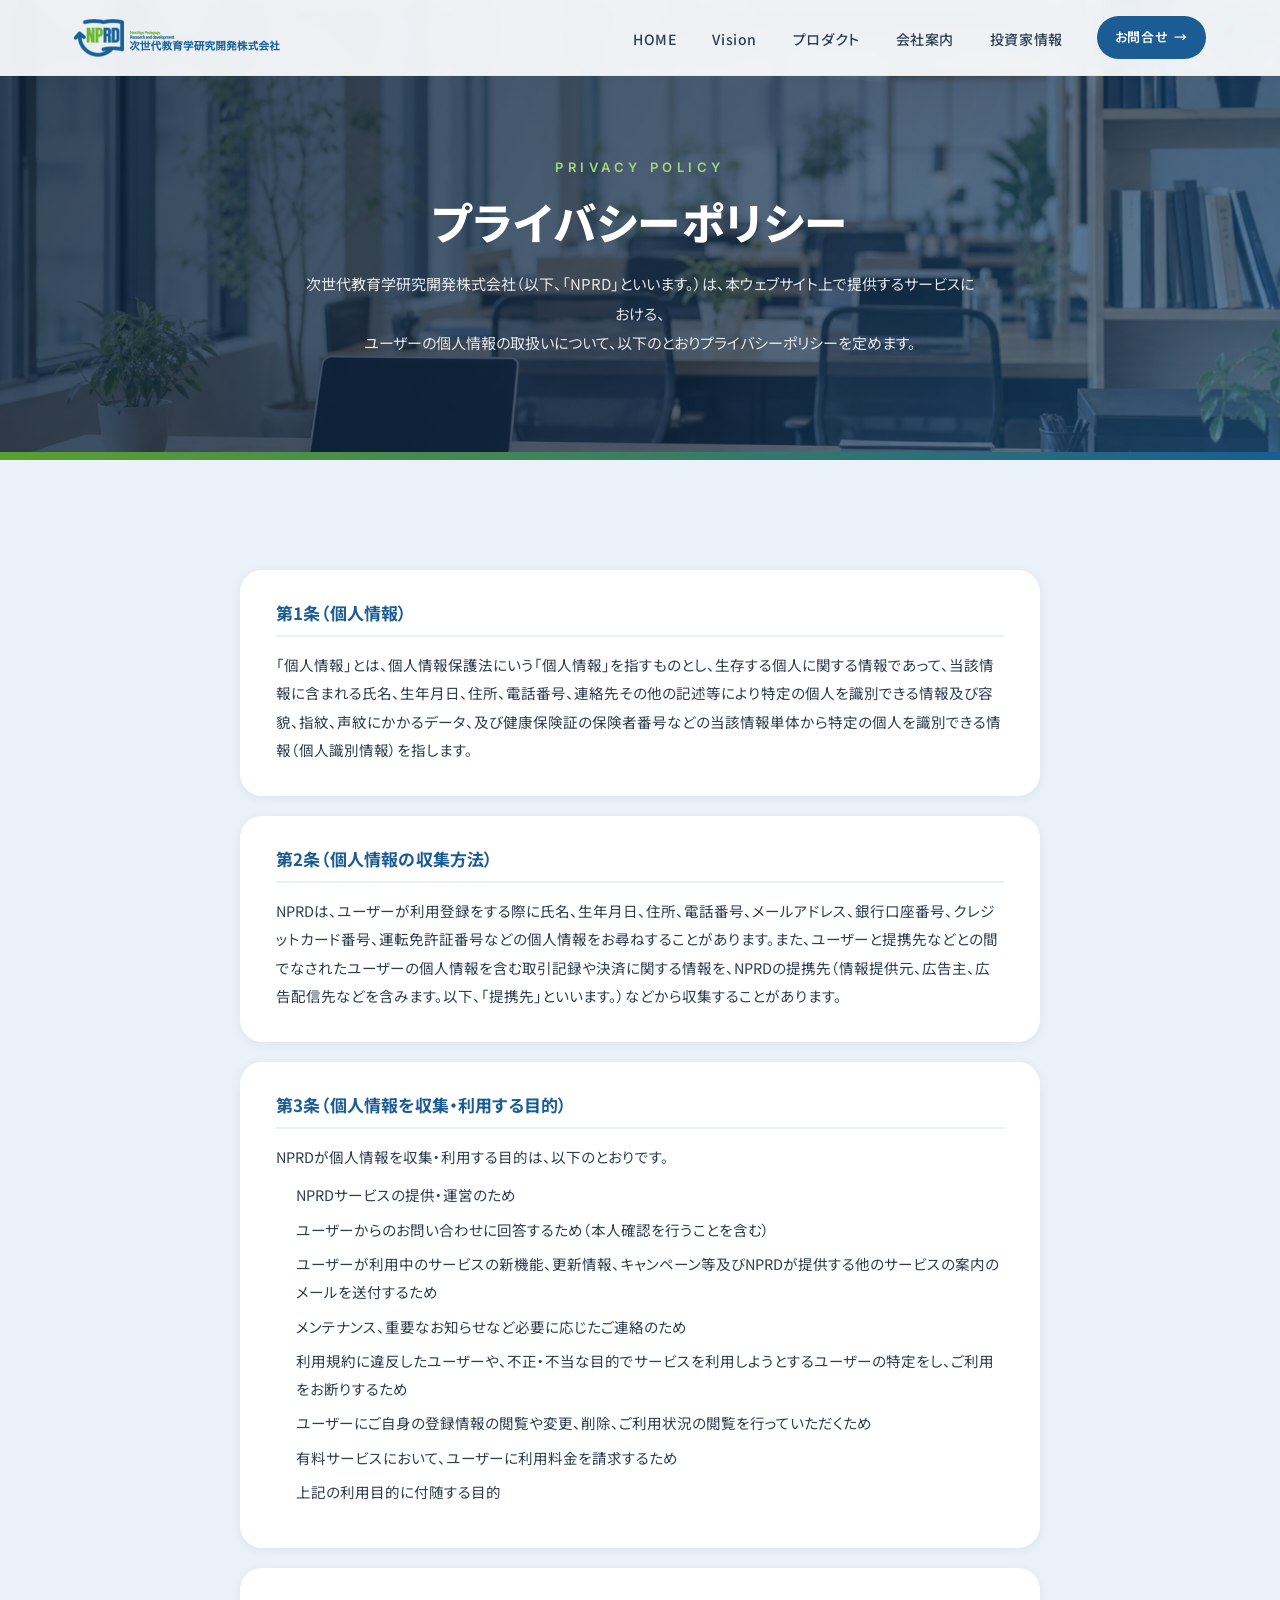
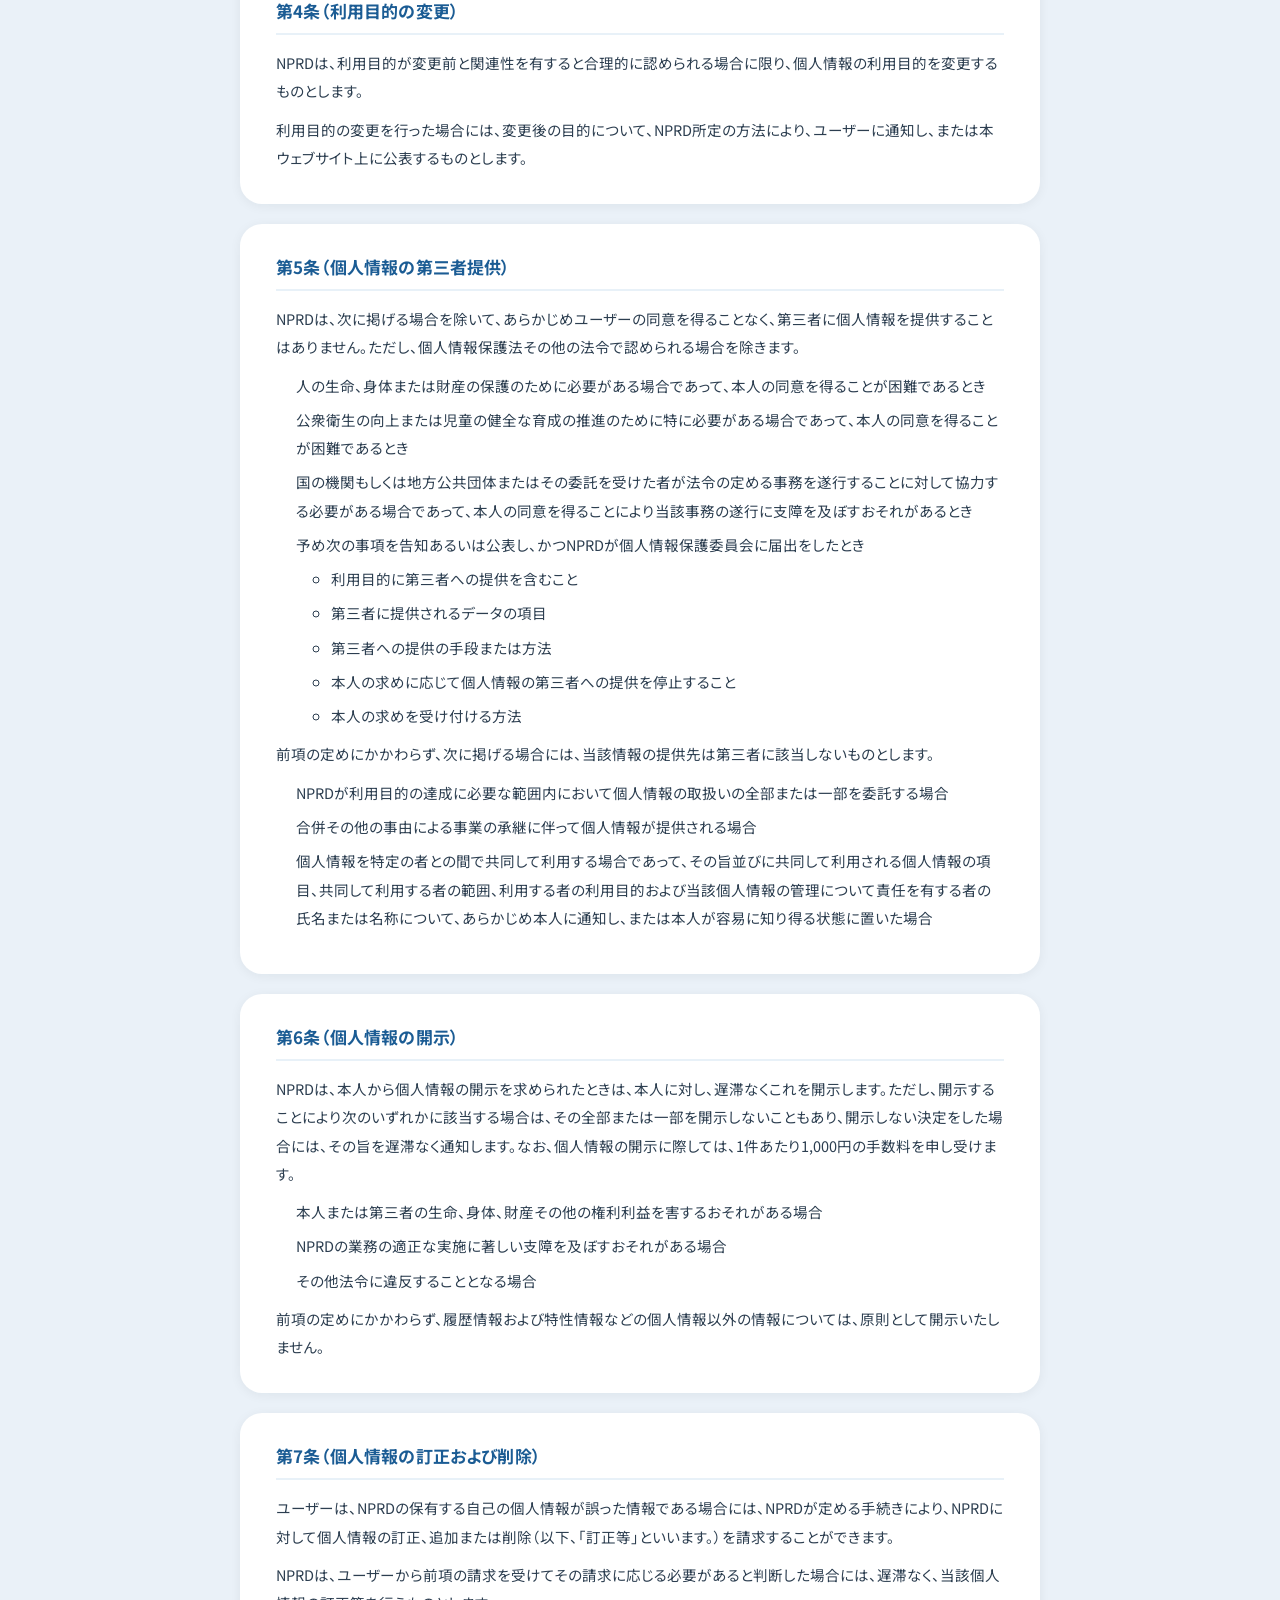
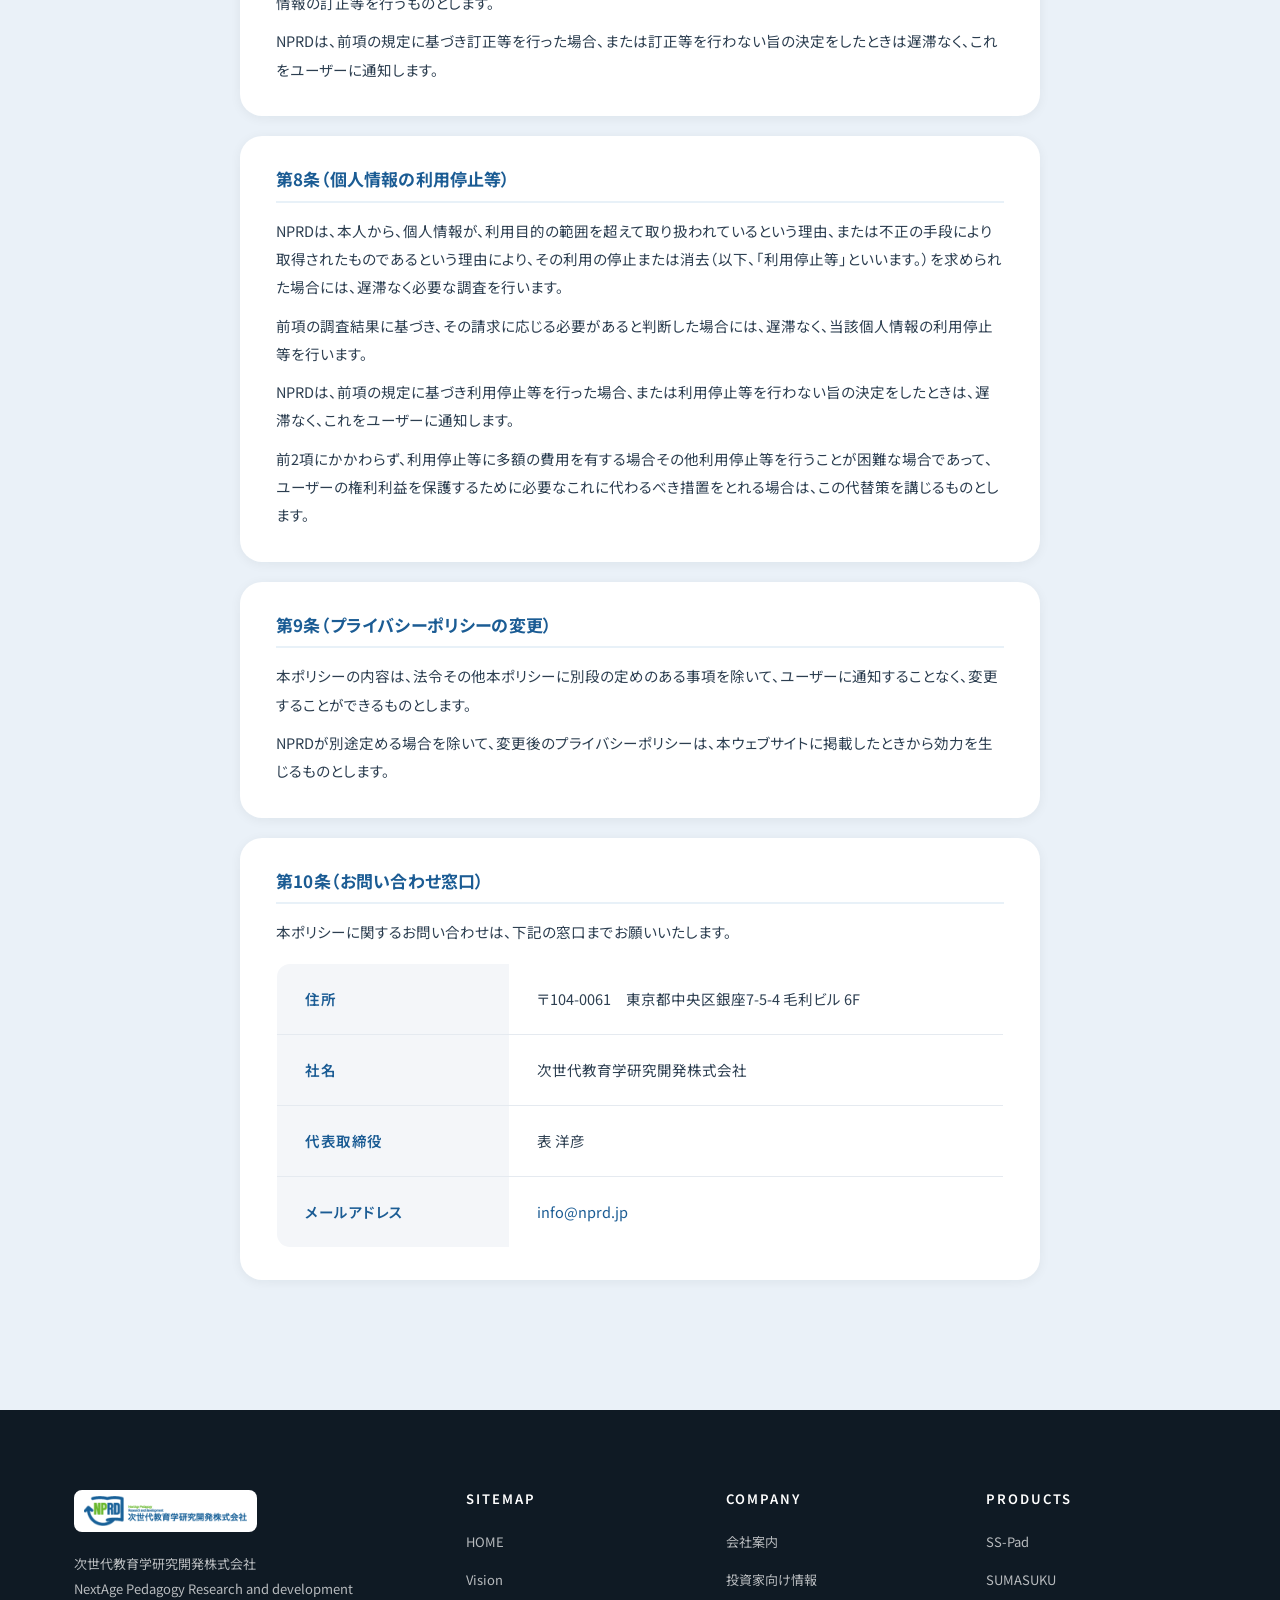
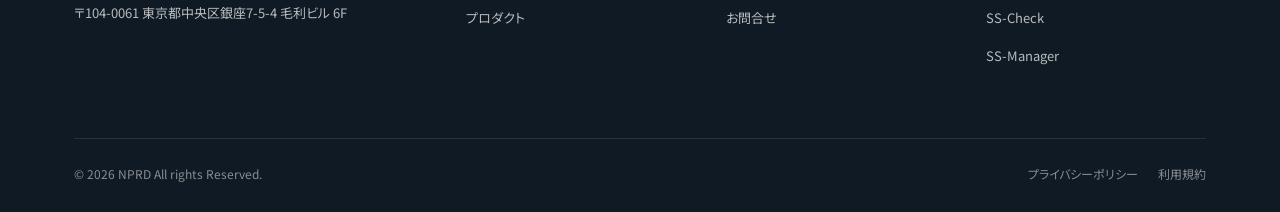
<file: nprd-site/privacy.html>
<!doctype html>
<html lang="ja">
<head>
<meta charset="utf-8">
<meta name="viewport" content="width=device-width, initial-scale=1">
<title>プライバシーポリシー｜NPRD - 次世代教育学研究開発株式会社</title>
<meta name="description" content="次世代教育学研究開発株式会社（NPRD）のプライバシーポリシー。個人情報の取り扱いについて定めています。">
<link rel="preconnect" href="https://fonts.googleapis.com">
<link rel="preconnect" href="https://fonts.gstatic.com" crossorigin>
<link href="https://fonts.googleapis.com/css2?family=Inter:wght@400;500;600;700;800&family=Noto+Sans+JP:wght@400;500;600;700;800&display=swap" rel="stylesheet">
<link rel="stylesheet" href="css/styles.css">
</head>
<body>

<header class="site-header">
  <div class="site-header__inner">
    <a href="index.html" class="site-header__logo" aria-label="NPRD ホーム">
      <img src="assets/legacy/logo-mark.webp" alt="NPRD - 次世代教育学研究開発株式会社">
    </a>
    <button class="nav-toggle" aria-label="メニューを開く"><span></span><span></span><span></span></button>
    <nav class="site-nav" aria-label="主要ナビゲーション">
      <ul class="site-nav__list">
        <li><a href="index.html" class="site-nav__link">HOME</a></li>
        <li><a href="vision.html" class="site-nav__link">Vision</a></li>
        <li><a href="products.html" class="site-nav__link">プロダクト</a></li>
        <li><a href="company.html" class="site-nav__link">会社案内</a></li>
        <li><a href="investor.html" class="site-nav__link">投資家情報</a></li>
        <li><a href="contact.html" class="site-nav__cta">お問合せ <span class="arrow">→</span></a></li>
      </ul>
    </nav>
  </div>
</header>

<main>

<section class="subpage-hero">
  <div class="container subpage-hero__inner fade-in">
    <span class="subpage-hero__en">PRIVACY POLICY</span>
    <h1 class="subpage-hero__title">プライバシーポリシー</h1>
    <p class="subpage-hero__sub">
      次世代教育学研究開発株式会社（以下、「NPRD」といいます。）は、本ウェブサイト上で提供するサービスにおける、<br>
      ユーザーの個人情報の取扱いについて、以下のとおりプライバシーポリシーを定めます。
    </p>
  </div>
</section>

<section class="section section--blue-tint">
  <div class="container">
    <div class="legal-wrap fade-in">

      <article class="legal-article">
        <h2 class="legal-article__title">第1条（個人情報）</h2>
        <p>「個人情報」とは、個人情報保護法にいう「個人情報」を指すものとし、生存する個人に関する情報であって、当該情報に含まれる氏名、生年月日、住所、電話番号、連絡先その他の記述等により特定の個人を識別できる情報及び容貌、指紋、声紋にかかるデータ、及び健康保険証の保険者番号などの当該情報単体から特定の個人を識別できる情報（個人識別情報）を指します。</p>
      </article>

      <article class="legal-article">
        <h2 class="legal-article__title">第2条（個人情報の収集方法）</h2>
        <p>NPRDは、ユーザーが利用登録をする際に氏名、生年月日、住所、電話番号、メールアドレス、銀行口座番号、クレジットカード番号、運転免許証番号などの個人情報をお尋ねすることがあります。また、ユーザーと提携先などとの間でなされたユーザーの個人情報を含む取引記録や決済に関する情報を、NPRDの提携先（情報提供元、広告主、広告配信先などを含みます。以下、「提携先」といいます。）などから収集することがあります。</p>
      </article>

      <article class="legal-article">
        <h2 class="legal-article__title">第3条（個人情報を収集・利用する目的）</h2>
        <p>NPRDが個人情報を収集・利用する目的は、以下のとおりです。</p>
        <ul class="legal-list">
          <li>NPRDサービスの提供・運営のため</li>
          <li>ユーザーからのお問い合わせに回答するため（本人確認を行うことを含む）</li>
          <li>ユーザーが利用中のサービスの新機能、更新情報、キャンペーン等及びNPRDが提供する他のサービスの案内のメールを送付するため</li>
          <li>メンテナンス、重要なお知らせなど必要に応じたご連絡のため</li>
          <li>利用規約に違反したユーザーや、不正・不当な目的でサービスを利用しようとするユーザーの特定をし、ご利用をお断りするため</li>
          <li>ユーザーにご自身の登録情報の閲覧や変更、削除、ご利用状況の閲覧を行っていただくため</li>
          <li>有料サービスにおいて、ユーザーに利用料金を請求するため</li>
          <li>上記の利用目的に付随する目的</li>
        </ul>
      </article>

      <article class="legal-article">
        <h2 class="legal-article__title">第4条（利用目的の変更）</h2>
        <p>NPRDは、利用目的が変更前と関連性を有すると合理的に認められる場合に限り、個人情報の利用目的を変更するものとします。</p>
        <p>利用目的の変更を行った場合には、変更後の目的について、NPRD所定の方法により、ユーザーに通知し、または本ウェブサイト上に公表するものとします。</p>
      </article>

      <article class="legal-article">
        <h2 class="legal-article__title">第5条（個人情報の第三者提供）</h2>
        <p>NPRDは、次に掲げる場合を除いて、あらかじめユーザーの同意を得ることなく、第三者に個人情報を提供することはありません。ただし、個人情報保護法その他の法令で認められる場合を除きます。</p>
        <ul class="legal-list">
          <li>人の生命、身体または財産の保護のために必要がある場合であって、本人の同意を得ることが困難であるとき</li>
          <li>公衆衛生の向上または児童の健全な育成の推進のために特に必要がある場合であって、本人の同意を得ることが困難であるとき</li>
          <li>国の機関もしくは地方公共団体またはその委託を受けた者が法令の定める事務を遂行することに対して協力する必要がある場合であって、本人の同意を得ることにより当該事務の遂行に支障を及ぼすおそれがあるとき</li>
          <li>予め次の事項を告知あるいは公表し、かつNPRDが個人情報保護委員会に届出をしたとき
            <ul class="legal-list legal-list--nested">
              <li>利用目的に第三者への提供を含むこと</li>
              <li>第三者に提供されるデータの項目</li>
              <li>第三者への提供の手段または方法</li>
              <li>本人の求めに応じて個人情報の第三者への提供を停止すること</li>
              <li>本人の求めを受け付ける方法</li>
            </ul>
          </li>
        </ul>
        <p>前項の定めにかかわらず、次に掲げる場合には、当該情報の提供先は第三者に該当しないものとします。</p>
        <ul class="legal-list">
          <li>NPRDが利用目的の達成に必要な範囲内において個人情報の取扱いの全部または一部を委託する場合</li>
          <li>合併その他の事由による事業の承継に伴って個人情報が提供される場合</li>
          <li>個人情報を特定の者との間で共同して利用する場合であって、その旨並びに共同して利用される個人情報の項目、共同して利用する者の範囲、利用する者の利用目的および当該個人情報の管理について責任を有する者の氏名または名称について、あらかじめ本人に通知し、または本人が容易に知り得る状態に置いた場合</li>
        </ul>
      </article>

      <article class="legal-article">
        <h2 class="legal-article__title">第6条（個人情報の開示）</h2>
        <p>NPRDは、本人から個人情報の開示を求められたときは、本人に対し、遅滞なくこれを開示します。ただし、開示することにより次のいずれかに該当する場合は、その全部または一部を開示しないこともあり、開示しない決定をした場合には、その旨を遅滞なく通知します。なお、個人情報の開示に際しては、1件あたり1,000円の手数料を申し受けます。</p>
        <ul class="legal-list">
          <li>本人または第三者の生命、身体、財産その他の権利利益を害するおそれがある場合</li>
          <li>NPRDの業務の適正な実施に著しい支障を及ぼすおそれがある場合</li>
          <li>その他法令に違反することとなる場合</li>
        </ul>
        <p>前項の定めにかかわらず、履歴情報および特性情報などの個人情報以外の情報については、原則として開示いたしません。</p>
      </article>

      <article class="legal-article">
        <h2 class="legal-article__title">第7条（個人情報の訂正および削除）</h2>
        <p>ユーザーは、NPRDの保有する自己の個人情報が誤った情報である場合には、NPRDが定める手続きにより、NPRDに対して個人情報の訂正、追加または削除（以下、「訂正等」といいます。）を請求することができます。</p>
        <p>NPRDは、ユーザーから前項の請求を受けてその請求に応じる必要があると判断した場合には、遅滞なく、当該個人情報の訂正等を行うものとします。</p>
        <p>NPRDは、前項の規定に基づき訂正等を行った場合、または訂正等を行わない旨の決定をしたときは遅滞なく、これをユーザーに通知します。</p>
      </article>

      <article class="legal-article">
        <h2 class="legal-article__title">第8条（個人情報の利用停止等）</h2>
        <p>NPRDは、本人から、個人情報が、利用目的の範囲を超えて取り扱われているという理由、または不正の手段により取得されたものであるという理由により、その利用の停止または消去（以下、「利用停止等」といいます。）を求められた場合には、遅滞なく必要な調査を行います。</p>
        <p>前項の調査結果に基づき、その請求に応じる必要があると判断した場合には、遅滞なく、当該個人情報の利用停止等を行います。</p>
        <p>NPRDは、前項の規定に基づき利用停止等を行った場合、または利用停止等を行わない旨の決定をしたときは、遅滞なく、これをユーザーに通知します。</p>
        <p>前2項にかかわらず、利用停止等に多額の費用を有する場合その他利用停止等を行うことが困難な場合であって、ユーザーの権利利益を保護するために必要なこれに代わるべき措置をとれる場合は、この代替策を講じるものとします。</p>
      </article>

      <article class="legal-article">
        <h2 class="legal-article__title">第9条（プライバシーポリシーの変更）</h2>
        <p>本ポリシーの内容は、法令その他本ポリシーに別段の定めのある事項を除いて、ユーザーに通知することなく、変更することができるものとします。</p>
        <p>NPRDが別途定める場合を除いて、変更後のプライバシーポリシーは、本ウェブサイトに掲載したときから効力を生じるものとします。</p>
      </article>

      <article class="legal-article">
        <h2 class="legal-article__title">第10条（お問い合わせ窓口）</h2>
        <p>本ポリシーに関するお問い合わせは、下記の窓口までお願いいたします。</p>
        <table class="info-table" style="margin-top:16px;">
          <tbody>
            <tr><th>住所</th><td>〒104-0061　東京都中央区銀座7-5-4 毛利ビル 6F</td></tr>
            <tr><th>社名</th><td>次世代教育学研究開発株式会社</td></tr>
            <tr><th>代表取締役</th><td>表 洋彦</td></tr>
            <tr><th>メールアドレス</th><td><a href="mailto:info@nprd.jp" style="color:var(--brand-blue);">info@nprd.jp</a></td></tr>
          </tbody>
        </table>
      </article>

    </div>
  </div>
</section>

</main>

<footer class="site-footer">
  <div class="container">
    <div class="site-footer__inner">
      <div class="site-footer__brand">
        <img src="assets/legacy/logo-mark.webp" alt="NPRD">
        <p class="site-footer__company">
          次世代教育学研究開発株式会社<br>
          NextAge Pedagogy Research and development<br>
          〒104-0061 東京都中央区銀座7-5-4 毛利ビル 6F
        </p>
      </div>
      <div>
        <h4 class="site-footer__col-title">Sitemap</h4>
        <ul class="site-footer__list">
          <li><a href="index.html">HOME</a></li>
          <li><a href="vision.html">Vision</a></li>
          <li><a href="products.html">プロダクト</a></li>
        </ul>
      </div>
      <div>
        <h4 class="site-footer__col-title">Company</h4>
        <ul class="site-footer__list">
          <li><a href="company.html">会社案内</a></li>
          <li><a href="investor.html">投資家向け情報</a></li>
          <li><a href="contact.html">お問合せ</a></li>
        </ul>
      </div>
      <div>
        <h4 class="site-footer__col-title">Products</h4>
        <ul class="site-footer__list">
          <li><a href="products.html#sspad">SS-Pad</a></li>
          <li><a href="products.html#sumasuku">SUMASUKU</a></li>
          <li><a href="products.html#sscheck">SS-Check</a></li>
          <li><a href="products.html#ssmanager">SS-Manager</a></li>
        </ul>
      </div>
    </div>
    <div class="site-footer__bottom">
      <span>© 2026 NPRD All rights Reserved.</span>
      <div class="site-footer__bottom-links">
        <a href="privacy.html">プライバシーポリシー</a>
        <a href="terms.html">利用規約</a>
      </div>
    </div>
  </div>
</footer>

<script src="js/main.js"></script>
</body>
</html>
</file>
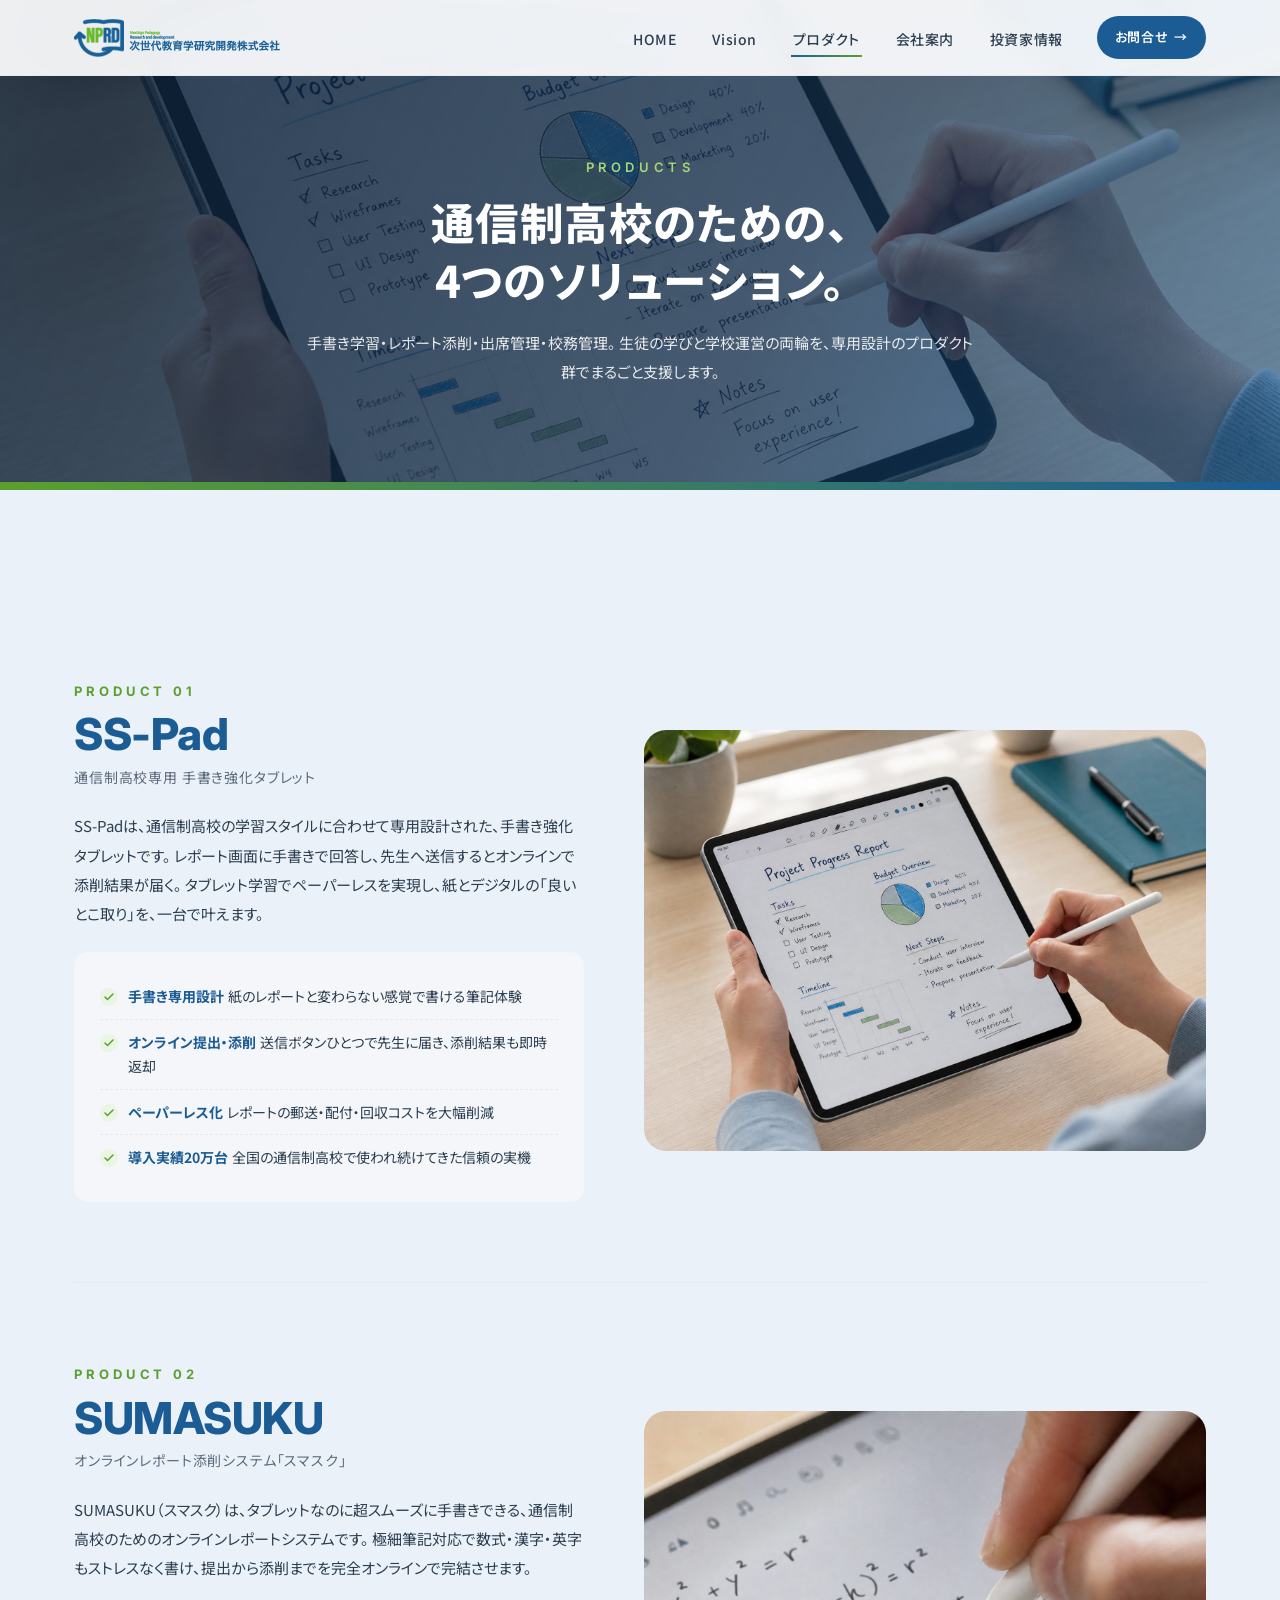
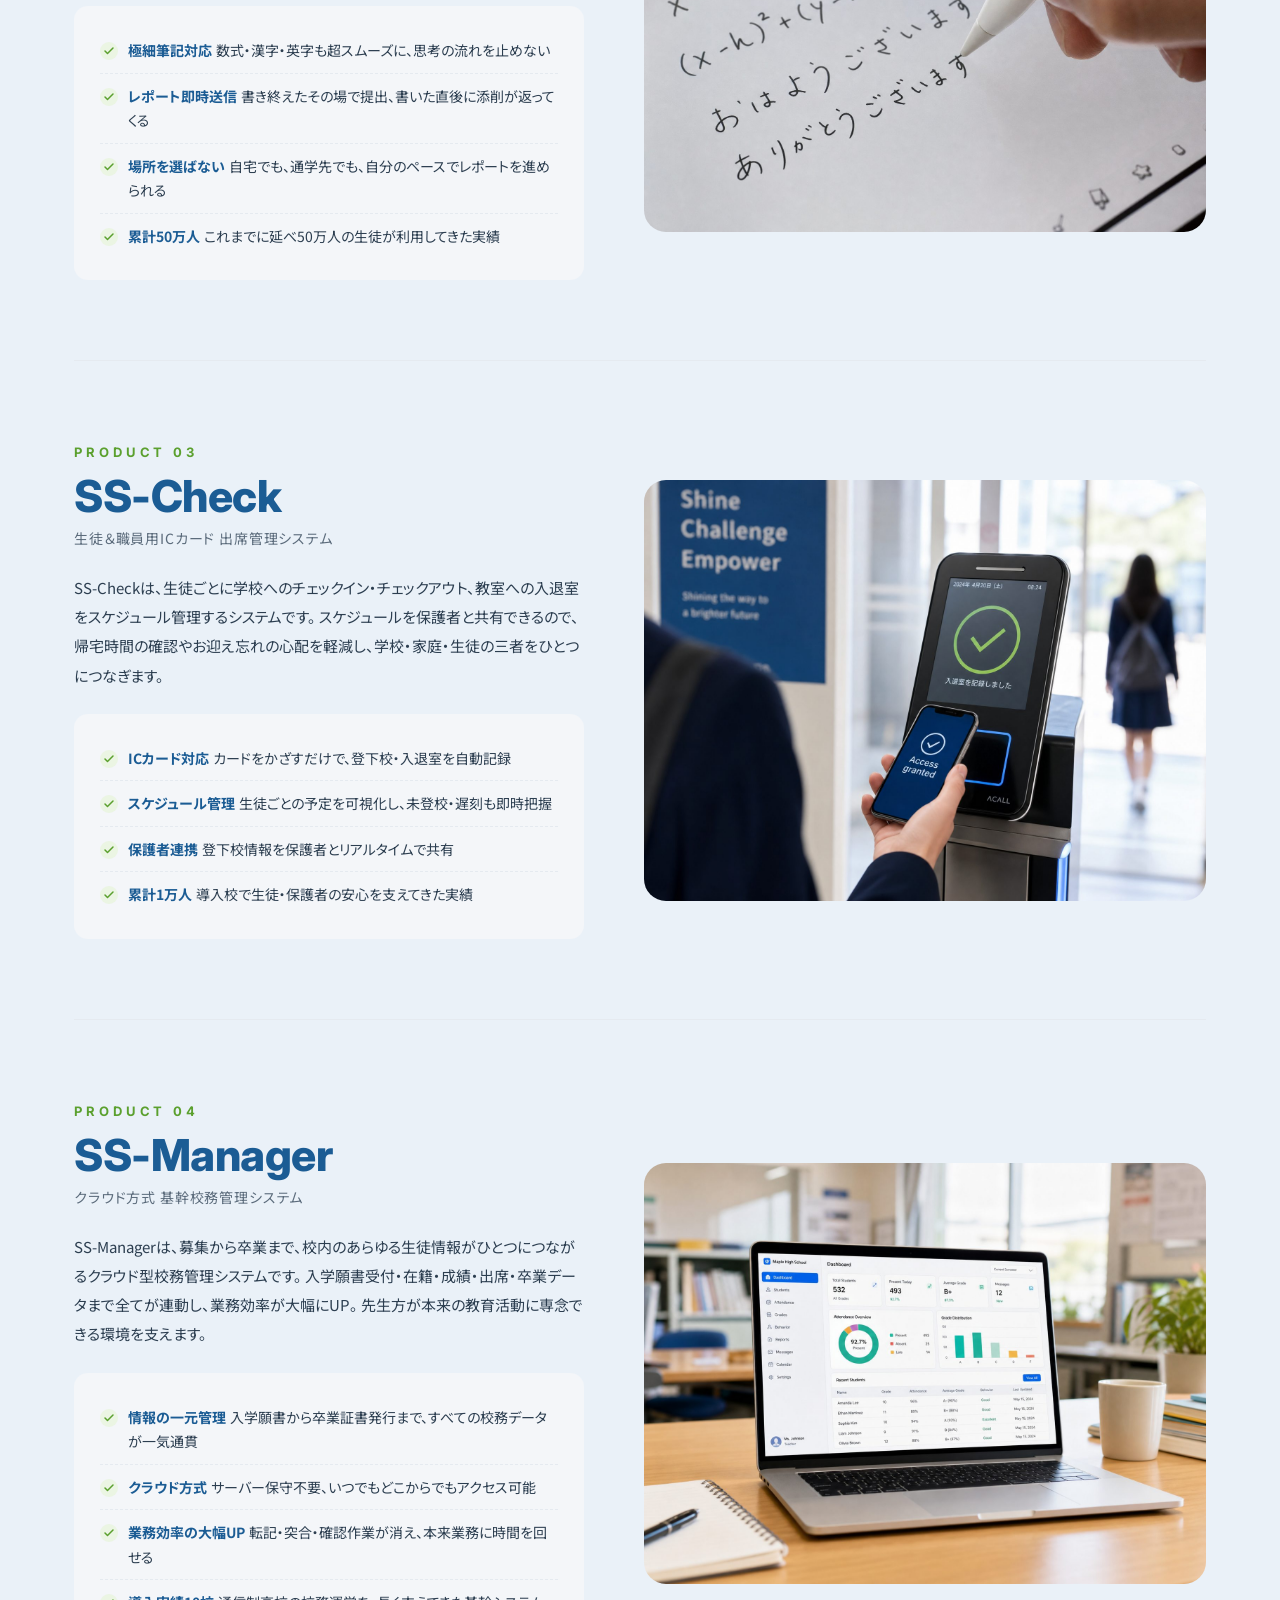
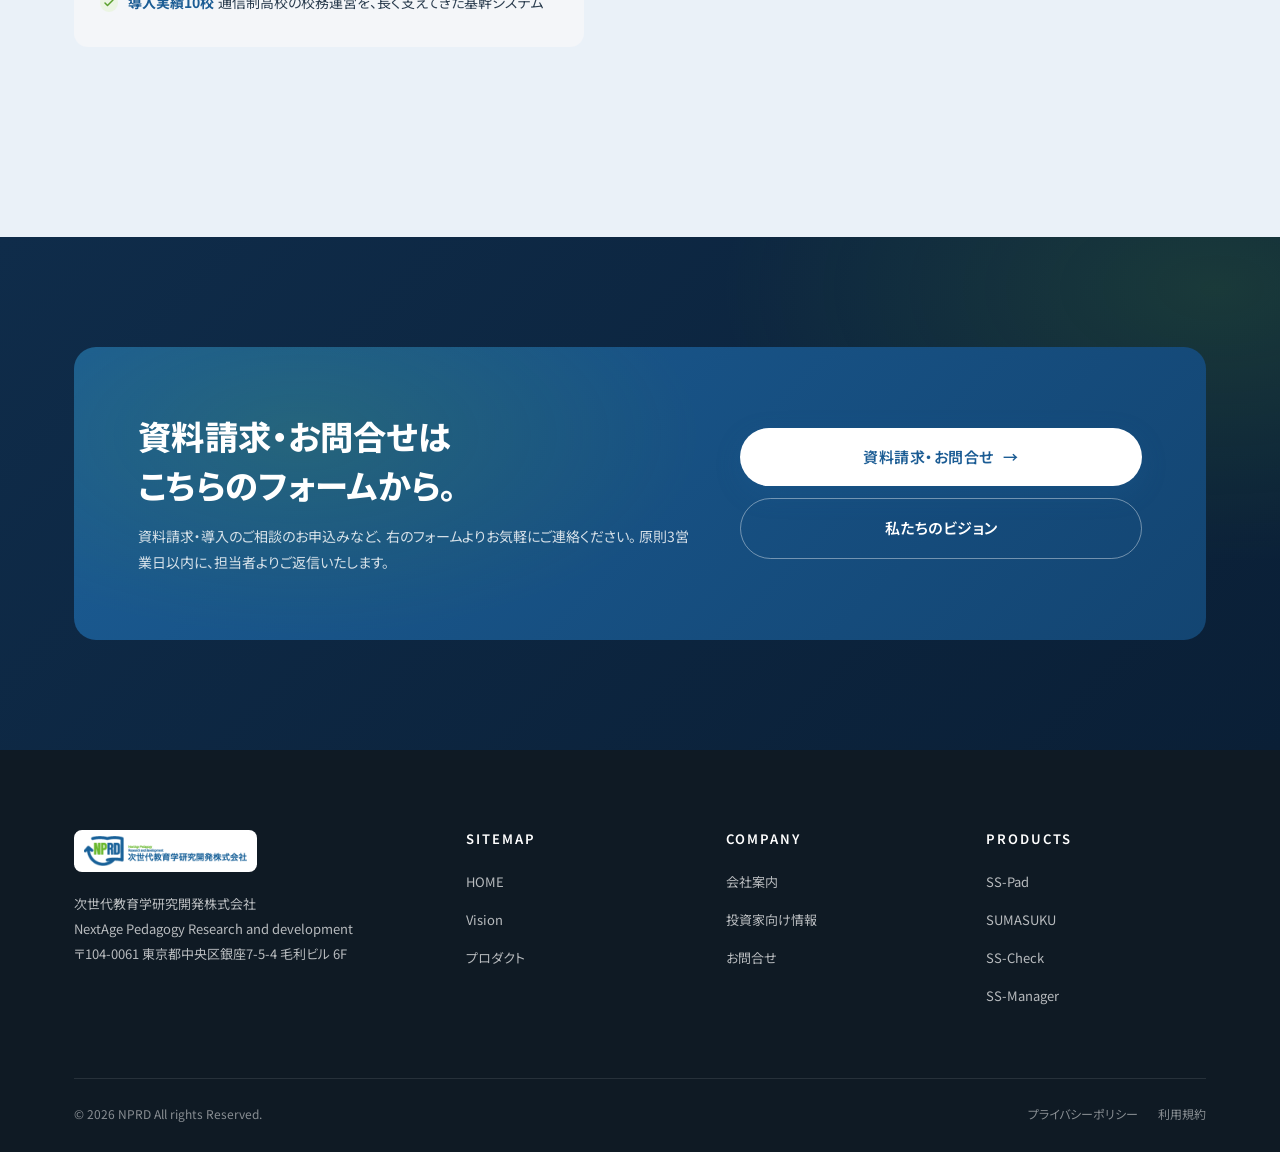
<file: nprd-site/products.html>
<!doctype html>
<html lang="ja">
<head>
<meta charset="utf-8">
<meta name="viewport" content="width=device-width, initial-scale=1">
<title>プロダクト｜NPRD - 次世代教育学研究開発株式会社</title>
<meta name="description" content="SS-Pad（手書き強化タブレット）、SUMASUKU（オンラインレポート添削システム）、SS-Check（出席管理システム）、SS-Manager（基幹校務管理）。NPRDの通信制高校向け4プロダクトを詳しく紹介します。">
<link rel="preconnect" href="https://fonts.googleapis.com">
<link rel="preconnect" href="https://fonts.gstatic.com" crossorigin>
<link href="https://fonts.googleapis.com/css2?family=Inter:wght@400;500;600;700;800&family=Noto+Sans+JP:wght@400;500;600;700;800&display=swap" rel="stylesheet">
<link rel="stylesheet" href="css/styles.css">
</head>
<body>

<header class="site-header">
  <div class="site-header__inner">
    <a href="index.html" class="site-header__logo" aria-label="NPRD ホーム">
      <img src="assets/legacy/logo-mark.webp" alt="NPRD - 次世代教育学研究開発株式会社">
    </a>
    <button class="nav-toggle" aria-label="メニューを開く"><span></span><span></span><span></span></button>
    <nav class="site-nav" aria-label="主要ナビゲーション">
      <ul class="site-nav__list">
        <li><a href="index.html" class="site-nav__link">HOME</a></li>
        <li><a href="vision.html" class="site-nav__link">Vision</a></li>
        <li><a href="products.html" class="site-nav__link is-active">プロダクト</a></li>
        <li><a href="company.html" class="site-nav__link">会社案内</a></li>
        <li><a href="investor.html" class="site-nav__link">投資家情報</a></li>
        <li><a href="contact.html" class="site-nav__cta">お問合せ <span class="arrow">→</span></a></li>
      </ul>
    </nav>
  </div>
</header>

<main>

<section class="subpage-hero subpage-hero--products">
  <div class="container subpage-hero__inner fade-in">
    <span class="subpage-hero__en">PRODUCTS</span>
    <h1 class="subpage-hero__title">通信制高校のための、<br>4つのソリューション。</h1>
    <p class="subpage-hero__sub">
      手書き学習・レポート添削・出席管理・校務管理。
      生徒の学びと学校運営の両輪を、専用設計のプロダクト群でまるごと支援します。
    </p>
  </div>
</section>

<section class="section section--blue-tint">
  <div class="container">

    <!-- SS-Pad -->
    <span class="anchor-offset" id="sspad"></span>
    <article class="product-detail">
      <div class="product-detail__visual fade-in">
        <img src="assets/img/sspad.jpg" alt="SS-Padイメージ">
      </div>
      <div class="product-detail__copy fade-in delay-1">
        <div class="product-detail__num">PRODUCT 01</div>
        <h2 class="product-detail__name">SS-Pad</h2>
        <div class="product-detail__name-jp">通信制高校専用 手書き強化タブレット</div>
        <p class="product-detail__desc">
          SS-Padは、通信制高校の学習スタイルに合わせて専用設計された、手書き強化タブレットです。
          レポート画面に手書きで回答し、先生へ送信するとオンラインで添削結果が届く。
          タブレット学習でペーパーレスを実現し、紙とデジタルの「良いとこ取り」を、一台で叶えます。
        </p>
        <ul class="product-detail__features">
          <li><b>手書き専用設計</b>紙のレポートと変わらない感覚で書ける筆記体験</li>
          <li><b>オンライン提出・添削</b>送信ボタンひとつで先生に届き、添削結果も即時返却</li>
          <li><b>ペーパーレス化</b>レポートの郵送・配付・回収コストを大幅削減</li>
          <li><b>導入実績20万台</b>全国の通信制高校で使われ続けてきた信頼の実機</li>
        </ul>
      </div>
    </article>

    <!-- SUMASUKU -->
    <span class="anchor-offset" id="sumasuku"></span>
    <article class="product-detail">
      <div class="product-detail__visual fade-in">
        <img src="assets/img/sumasuku.jpg" alt="SUMASUKUイメージ">
      </div>
      <div class="product-detail__copy fade-in delay-1">
        <div class="product-detail__num">PRODUCT 02</div>
        <h2 class="product-detail__name">SUMASUKU</h2>
        <div class="product-detail__name-jp">オンラインレポート添削システム「スマスク」</div>
        <p class="product-detail__desc">
          SUMASUKU（スマスク）は、タブレットなのに超スムーズに手書きできる、通信制高校のためのオンラインレポートシステムです。
          極細筆記対応で数式・漢字・英字もストレスなく書け、提出から添削までを完全オンラインで完結させます。
        </p>
        <ul class="product-detail__features">
          <li><b>極細筆記対応</b>数式・漢字・英字も超スムーズに、思考の流れを止めない</li>
          <li><b>レポート即時送信</b>書き終えたその場で提出、書いた直後に添削が返ってくる</li>
          <li><b>場所を選ばない</b>自宅でも、通学先でも、自分のペースでレポートを進められる</li>
          <li><b>累計50万人</b>これまでに延べ50万人の生徒が利用してきた実績</li>
        </ul>
      </div>
    </article>

    <!-- SS-Check -->
    <span class="anchor-offset" id="sscheck"></span>
    <article class="product-detail">
      <div class="product-detail__visual fade-in">
        <img src="assets/img/sscheck.jpg" alt="SS-Checkイメージ">
      </div>
      <div class="product-detail__copy fade-in delay-1">
        <div class="product-detail__num">PRODUCT 03</div>
        <h2 class="product-detail__name">SS-Check</h2>
        <div class="product-detail__name-jp">生徒＆職員用ICカード 出席管理システム</div>
        <p class="product-detail__desc">
          SS-Checkは、生徒ごとに学校へのチェックイン・チェックアウト、教室への入退室をスケジュール管理するシステムです。
          スケジュールを保護者と共有できるので、帰宅時間の確認やお迎え忘れの心配を軽減し、学校・家庭・生徒の三者をひとつにつなぎます。
        </p>
        <ul class="product-detail__features">
          <li><b>ICカード対応</b>カードをかざすだけで、登下校・入退室を自動記録</li>
          <li><b>スケジュール管理</b>生徒ごとの予定を可視化し、未登校・遅刻も即時把握</li>
          <li><b>保護者連携</b>登下校情報を保護者とリアルタイムで共有</li>
          <li><b>累計1万人</b>導入校で生徒・保護者の安心を支えてきた実績</li>
        </ul>
      </div>
    </article>

    <!-- SS-Manager -->
    <span class="anchor-offset" id="ssmanager"></span>
    <article class="product-detail">
      <div class="product-detail__visual fade-in">
        <img src="assets/img/ssmanager.jpg" alt="SS-Managerイメージ">
      </div>
      <div class="product-detail__copy fade-in delay-1">
        <div class="product-detail__num">PRODUCT 04</div>
        <h2 class="product-detail__name">SS-Manager</h2>
        <div class="product-detail__name-jp">クラウド方式 基幹校務管理システム</div>
        <p class="product-detail__desc">
          SS-Managerは、募集から卒業まで、校内のあらゆる生徒情報がひとつにつながるクラウド型校務管理システムです。
          入学願書受付・在籍・成績・出席・卒業データまで全てが連動し、業務効率が大幅にUP。
          先生方が本来の教育活動に専念できる環境を支えます。
        </p>
        <ul class="product-detail__features">
          <li><b>情報の一元管理</b>入学願書から卒業証書発行まで、すべての校務データが一気通貫</li>
          <li><b>クラウド方式</b>サーバー保守不要、いつでもどこからでもアクセス可能</li>
          <li><b>業務効率の大幅UP</b>転記・突合・確認作業が消え、本来業務に時間を回せる</li>
          <li><b>導入実績10校</b>通信制高校の校務運営を、長く支えてきた基幹システム</li>
        </ul>
      </div>
    </article>

  </div>
</section>

<section class="section section--dark">
  <div class="container">
    <div class="cta-banner fade-in">
      <div>
        <h2 class="cta-banner__title" style="color:#fff;">資料請求・お問合せは<br>こちらのフォームから。</h2>
        <p class="cta-banner__sub">
          資料請求・導入のご相談のお申込みなど、
          右のフォームよりお気軽にご連絡ください。
          原則3営業日以内に、担当者よりご返信いたします。
        </p>
      </div>
      <div class="cta-banner__actions">
        <a href="contact.html" class="btn btn--primary">資料請求・お問合せ <span class="arrow">→</span></a>
        <a href="vision.html" class="btn btn--secondary">私たちのビジョン</a>
      </div>
    </div>
  </div>
</section>

</main>

<footer class="site-footer">
  <div class="container">
    <div class="site-footer__inner">
      <div class="site-footer__brand">
        <img src="assets/legacy/logo-mark.webp" alt="NPRD">
        <p class="site-footer__company">
          次世代教育学研究開発株式会社<br>
          NextAge Pedagogy Research and development<br>
          〒104-0061 東京都中央区銀座7-5-4 毛利ビル 6F
        </p>
      </div>
      <div>
        <h4 class="site-footer__col-title">Sitemap</h4>
        <ul class="site-footer__list">
          <li><a href="index.html">HOME</a></li>
          <li><a href="vision.html">Vision</a></li>
          <li><a href="products.html">プロダクト</a></li>
        </ul>
      </div>
      <div>
        <h4 class="site-footer__col-title">Company</h4>
        <ul class="site-footer__list">
          <li><a href="company.html">会社案内</a></li>
          <li><a href="investor.html">投資家向け情報</a></li>
          <li><a href="contact.html">お問合せ</a></li>
        </ul>
      </div>
      <div>
        <h4 class="site-footer__col-title">Products</h4>
        <ul class="site-footer__list">
          <li><a href="products.html#sspad">SS-Pad</a></li>
          <li><a href="products.html#sumasuku">SUMASUKU</a></li>
          <li><a href="products.html#sscheck">SS-Check</a></li>
          <li><a href="products.html#ssmanager">SS-Manager</a></li>
        </ul>
      </div>
    </div>
    <div class="site-footer__bottom">
      <span>© 2026 NPRD All rights Reserved.</span>
      <div class="site-footer__bottom-links">
        <a href="privacy.html">プライバシーポリシー</a>
        <a href="terms.html">利用規約</a>
      </div>
    </div>
  </div>
</footer>

<script src="js/main.js"></script>
</body>
</html>
</file>
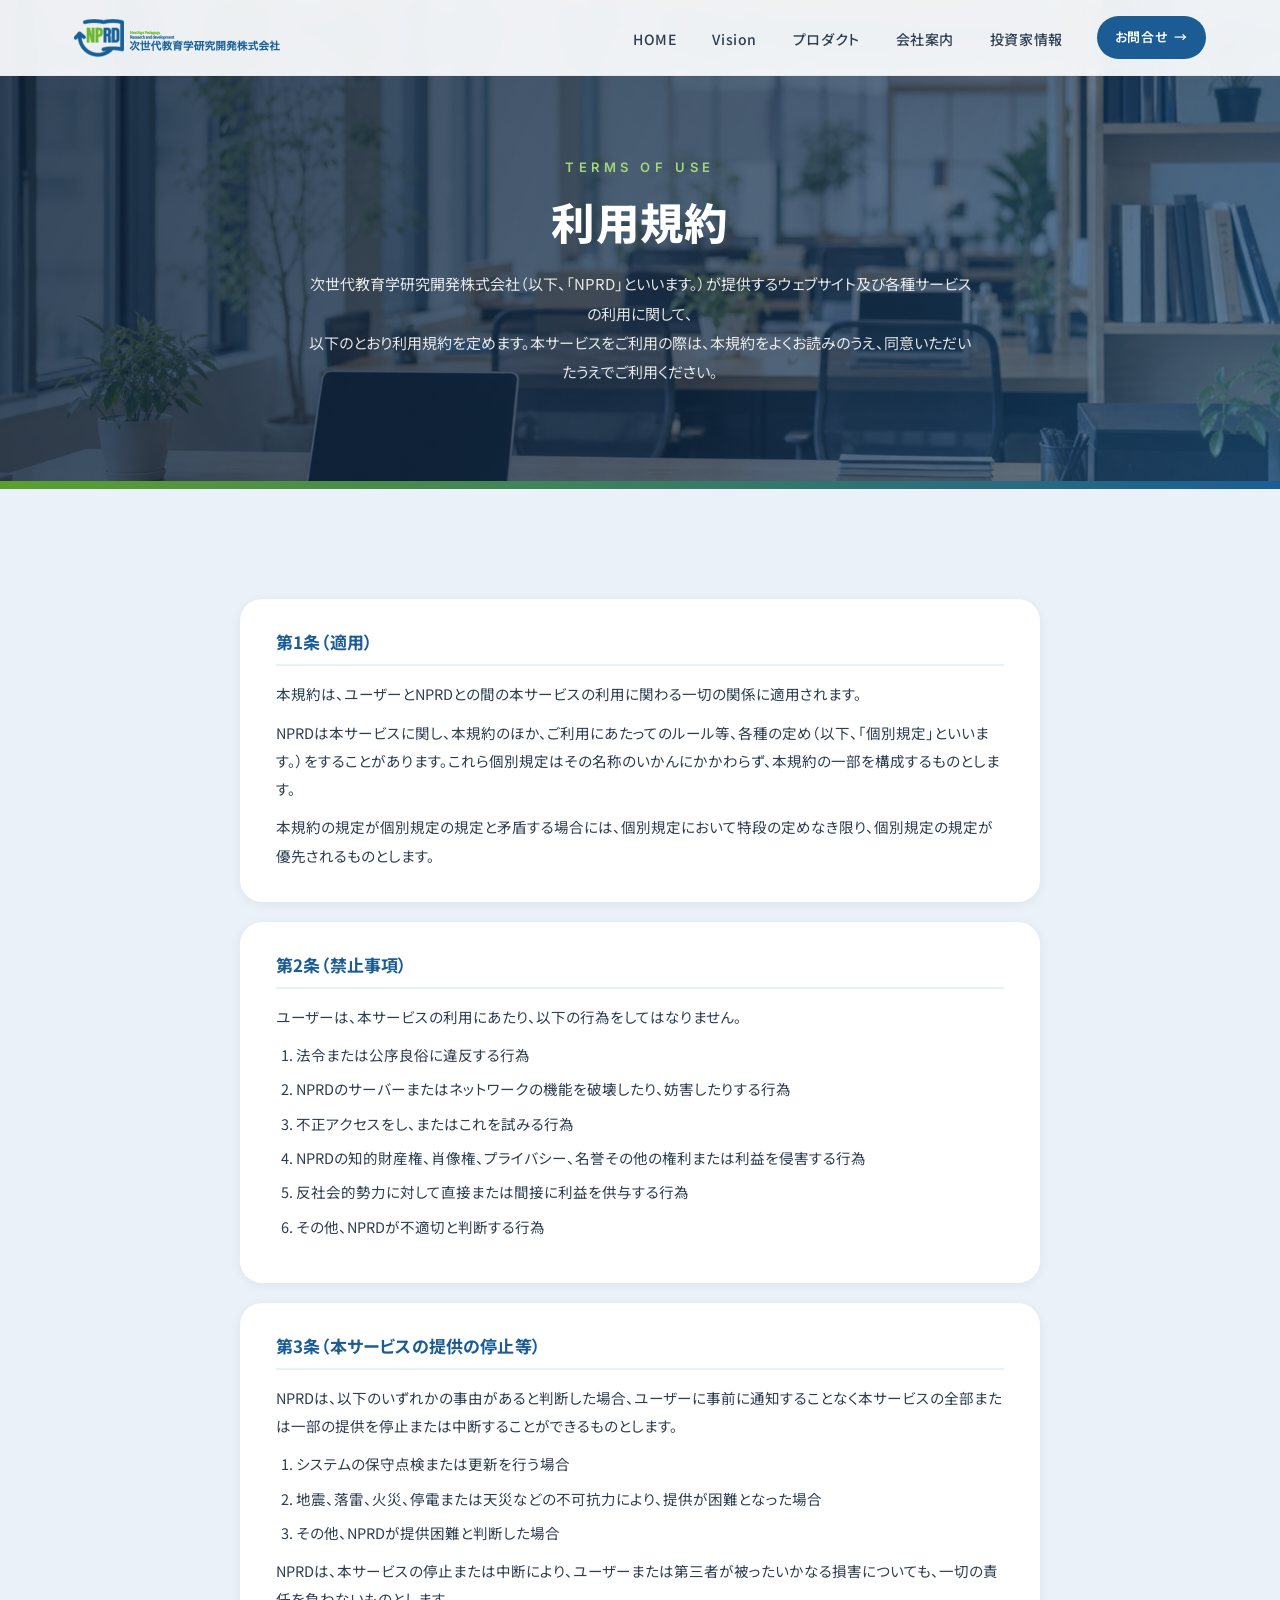
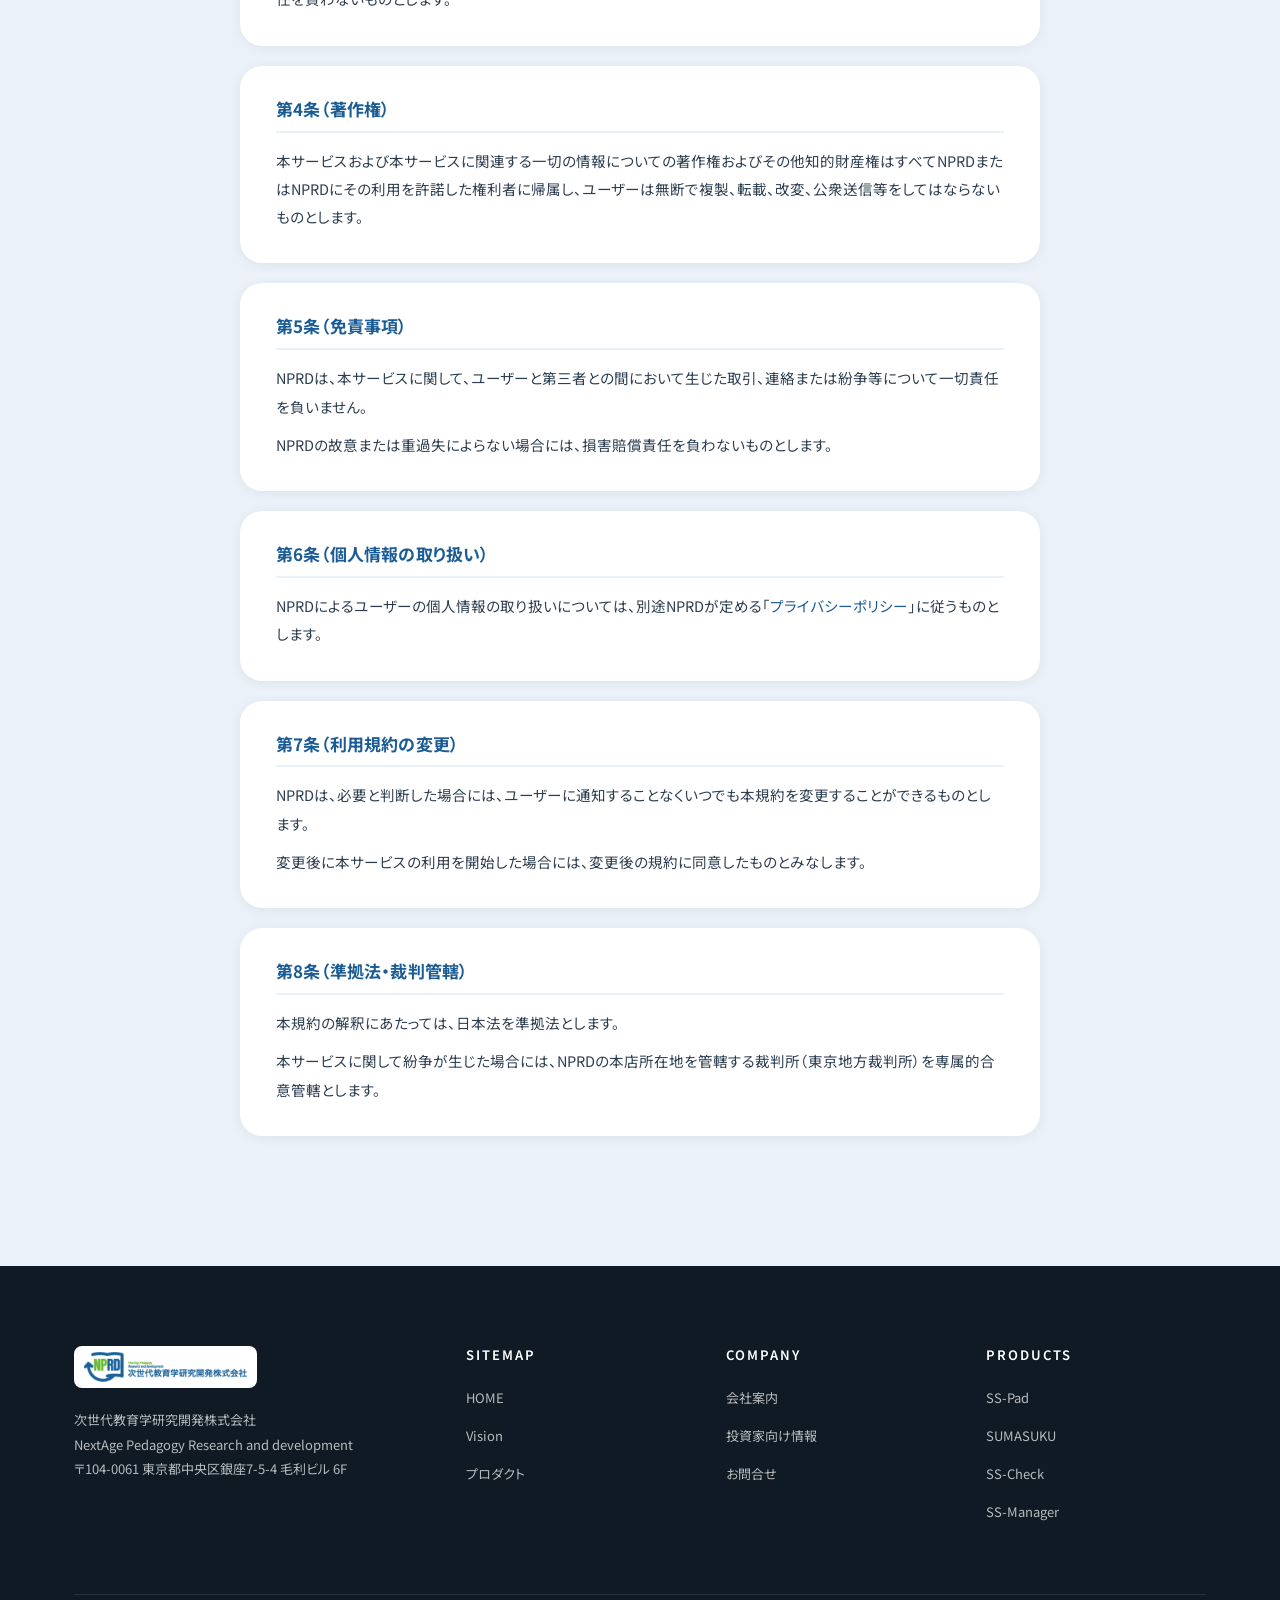
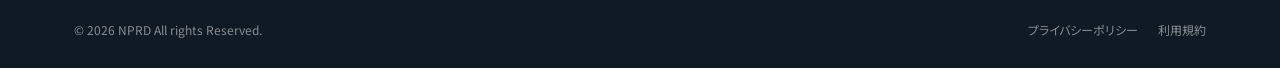
<file: nprd-site/terms.html>
<!doctype html>
<html lang="ja">
<head>
<meta charset="utf-8">
<meta name="viewport" content="width=device-width, initial-scale=1">
<title>利用規約｜NPRD - 次世代教育学研究開発株式会社</title>
<meta name="description" content="次世代教育学研究開発株式会社（NPRD）の利用規約。本ウェブサイト及び各種サービスのご利用条件を定めています。">
<link rel="preconnect" href="https://fonts.googleapis.com">
<link rel="preconnect" href="https://fonts.gstatic.com" crossorigin>
<link href="https://fonts.googleapis.com/css2?family=Inter:wght@400;500;600;700;800&family=Noto+Sans+JP:wght@400;500;600;700;800&display=swap" rel="stylesheet">
<link rel="stylesheet" href="css/styles.css">
</head>
<body>

<header class="site-header">
  <div class="site-header__inner">
    <a href="index.html" class="site-header__logo" aria-label="NPRD ホーム">
      <img src="assets/legacy/logo-mark.webp" alt="NPRD - 次世代教育学研究開発株式会社">
    </a>
    <button class="nav-toggle" aria-label="メニューを開く"><span></span><span></span><span></span></button>
    <nav class="site-nav" aria-label="主要ナビゲーション">
      <ul class="site-nav__list">
        <li><a href="index.html" class="site-nav__link">HOME</a></li>
        <li><a href="vision.html" class="site-nav__link">Vision</a></li>
        <li><a href="products.html" class="site-nav__link">プロダクト</a></li>
        <li><a href="company.html" class="site-nav__link">会社案内</a></li>
        <li><a href="investor.html" class="site-nav__link">投資家情報</a></li>
        <li><a href="contact.html" class="site-nav__cta">お問合せ <span class="arrow">→</span></a></li>
      </ul>
    </nav>
  </div>
</header>

<main>

<section class="subpage-hero">
  <div class="container subpage-hero__inner fade-in">
    <span class="subpage-hero__en">TERMS OF USE</span>
    <h1 class="subpage-hero__title">利用規約</h1>
    <p class="subpage-hero__sub">
      次世代教育学研究開発株式会社（以下、「NPRD」といいます。）が提供するウェブサイト及び各種サービスの利用に関して、<br>
      以下のとおり利用規約を定めます。本サービスをご利用の際は、本規約をよくお読みのうえ、同意いただいたうえでご利用ください。
    </p>
  </div>
</section>

<section class="section section--blue-tint">
  <div class="container">
    <div class="legal-wrap fade-in">

      <article class="legal-article">
        <h2 class="legal-article__title">第1条（適用）</h2>
        <p>本規約は、ユーザーとNPRDとの間の本サービスの利用に関わる一切の関係に適用されます。</p>
        <p>NPRDは本サービスに関し、本規約のほか、ご利用にあたってのルール等、各種の定め（以下、「個別規定」といいます。）をすることがあります。これら個別規定はその名称のいかんにかかわらず、本規約の一部を構成するものとします。</p>
        <p>本規約の規定が個別規定の規定と矛盾する場合には、個別規定において特段の定めなき限り、個別規定の規定が優先されるものとします。</p>
      </article>

      <article class="legal-article">
        <h2 class="legal-article__title">第2条（禁止事項）</h2>
        <p>ユーザーは、本サービスの利用にあたり、以下の行為をしてはなりません。</p>
        <ol class="legal-list legal-list--ordered">
          <li>法令または公序良俗に違反する行為</li>
          <li>NPRDのサーバーまたはネットワークの機能を破壊したり、妨害したりする行為</li>
          <li>不正アクセスをし、またはこれを試みる行為</li>
          <li>NPRDの知的財産権、肖像権、プライバシー、名誉その他の権利または利益を侵害する行為</li>
          <li>反社会的勢力に対して直接または間接に利益を供与する行為</li>
          <li>その他、NPRDが不適切と判断する行為</li>
        </ol>
      </article>

      <article class="legal-article">
        <h2 class="legal-article__title">第3条（本サービスの提供の停止等）</h2>
        <p>NPRDは、以下のいずれかの事由があると判断した場合、ユーザーに事前に通知することなく本サービスの全部または一部の提供を停止または中断することができるものとします。</p>
        <ol class="legal-list legal-list--ordered">
          <li>システムの保守点検または更新を行う場合</li>
          <li>地震、落雷、火災、停電または天災などの不可抗力により、提供が困難となった場合</li>
          <li>その他、NPRDが提供困難と判断した場合</li>
        </ol>
        <p>NPRDは、本サービスの停止または中断により、ユーザーまたは第三者が被ったいかなる損害についても、一切の責任を負わないものとします。</p>
      </article>

      <article class="legal-article">
        <h2 class="legal-article__title">第4条（著作権）</h2>
        <p>本サービスおよび本サービスに関連する一切の情報についての著作権およびその他知的財産権はすべてNPRDまたはNPRDにその利用を許諾した権利者に帰属し、ユーザーは無断で複製、転載、改変、公衆送信等をしてはならないものとします。</p>
      </article>

      <article class="legal-article">
        <h2 class="legal-article__title">第5条（免責事項）</h2>
        <p>NPRDは、本サービスに関して、ユーザーと第三者との間において生じた取引、連絡または紛争等について一切責任を負いません。</p>
        <p>NPRDの故意または重過失によらない場合には、損害賠償責任を負わないものとします。</p>
      </article>

      <article class="legal-article">
        <h2 class="legal-article__title">第6条（個人情報の取り扱い）</h2>
        <p>NPRDによるユーザーの個人情報の取り扱いについては、別途NPRDが定める「<a href="privacy.html" style="color:var(--brand-blue);">プライバシーポリシー</a>」に従うものとします。</p>
      </article>

      <article class="legal-article">
        <h2 class="legal-article__title">第7条（利用規約の変更）</h2>
        <p>NPRDは、必要と判断した場合には、ユーザーに通知することなくいつでも本規約を変更することができるものとします。</p>
        <p>変更後に本サービスの利用を開始した場合には、変更後の規約に同意したものとみなします。</p>
      </article>

      <article class="legal-article">
        <h2 class="legal-article__title">第8条（準拠法・裁判管轄）</h2>
        <p>本規約の解釈にあたっては、日本法を準拠法とします。</p>
        <p>本サービスに関して紛争が生じた場合には、NPRDの本店所在地を管轄する裁判所（東京地方裁判所）を専属的合意管轄とします。</p>
      </article>

    </div>
  </div>
</section>

</main>

<footer class="site-footer">
  <div class="container">
    <div class="site-footer__inner">
      <div class="site-footer__brand">
        <img src="assets/legacy/logo-mark.webp" alt="NPRD">
        <p class="site-footer__company">
          次世代教育学研究開発株式会社<br>
          NextAge Pedagogy Research and development<br>
          〒104-0061 東京都中央区銀座7-5-4 毛利ビル 6F
        </p>
      </div>
      <div>
        <h4 class="site-footer__col-title">Sitemap</h4>
        <ul class="site-footer__list">
          <li><a href="index.html">HOME</a></li>
          <li><a href="vision.html">Vision</a></li>
          <li><a href="products.html">プロダクト</a></li>
        </ul>
      </div>
      <div>
        <h4 class="site-footer__col-title">Company</h4>
        <ul class="site-footer__list">
          <li><a href="company.html">会社案内</a></li>
          <li><a href="investor.html">投資家向け情報</a></li>
          <li><a href="contact.html">お問合せ</a></li>
        </ul>
      </div>
      <div>
        <h4 class="site-footer__col-title">Products</h4>
        <ul class="site-footer__list">
          <li><a href="products.html#sspad">SS-Pad</a></li>
          <li><a href="products.html#sumasuku">SUMASUKU</a></li>
          <li><a href="products.html#sscheck">SS-Check</a></li>
          <li><a href="products.html#ssmanager">SS-Manager</a></li>
        </ul>
      </div>
    </div>
    <div class="site-footer__bottom">
      <span>© 2026 NPRD All rights Reserved.</span>
      <div class="site-footer__bottom-links">
        <a href="privacy.html">プライバシーポリシー</a>
        <a href="terms.html">利用規約</a>
      </div>
    </div>
  </div>
</footer>

<script src="js/main.js"></script>
</body>
</html>
</file>
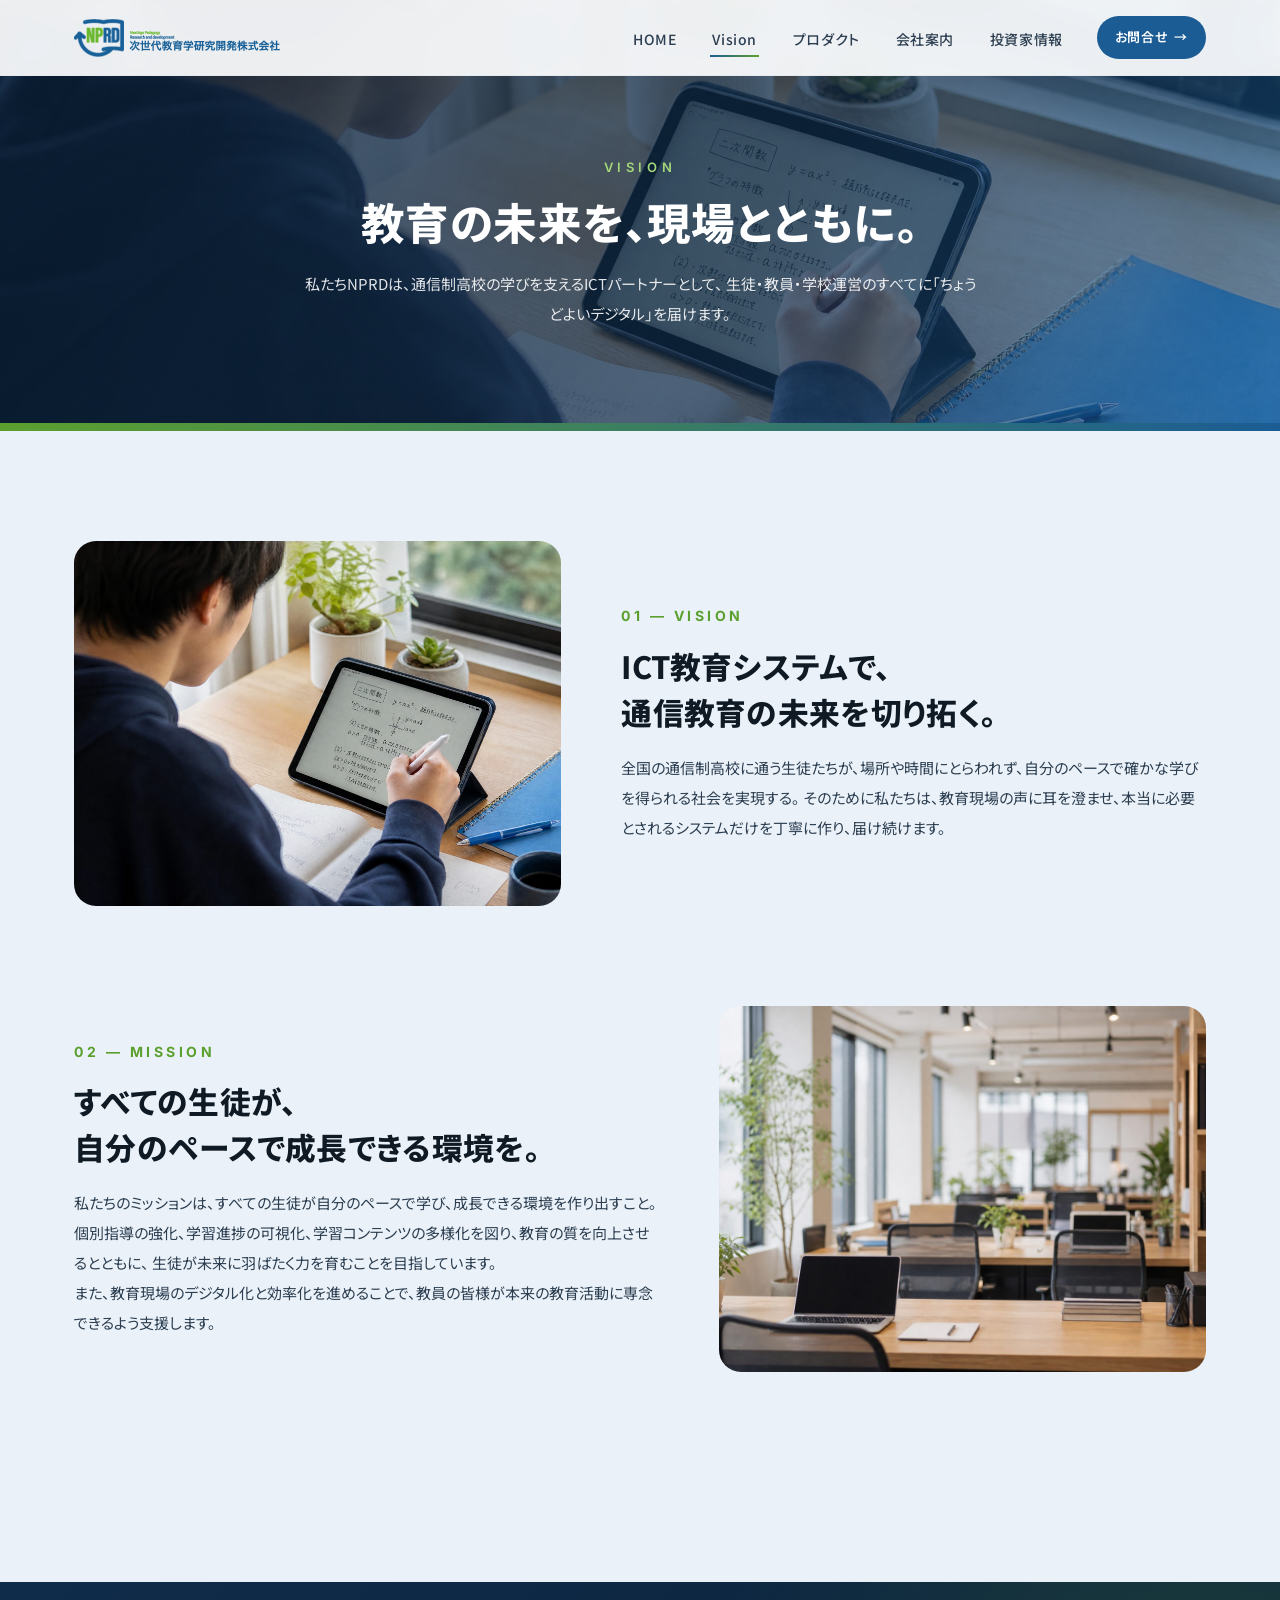
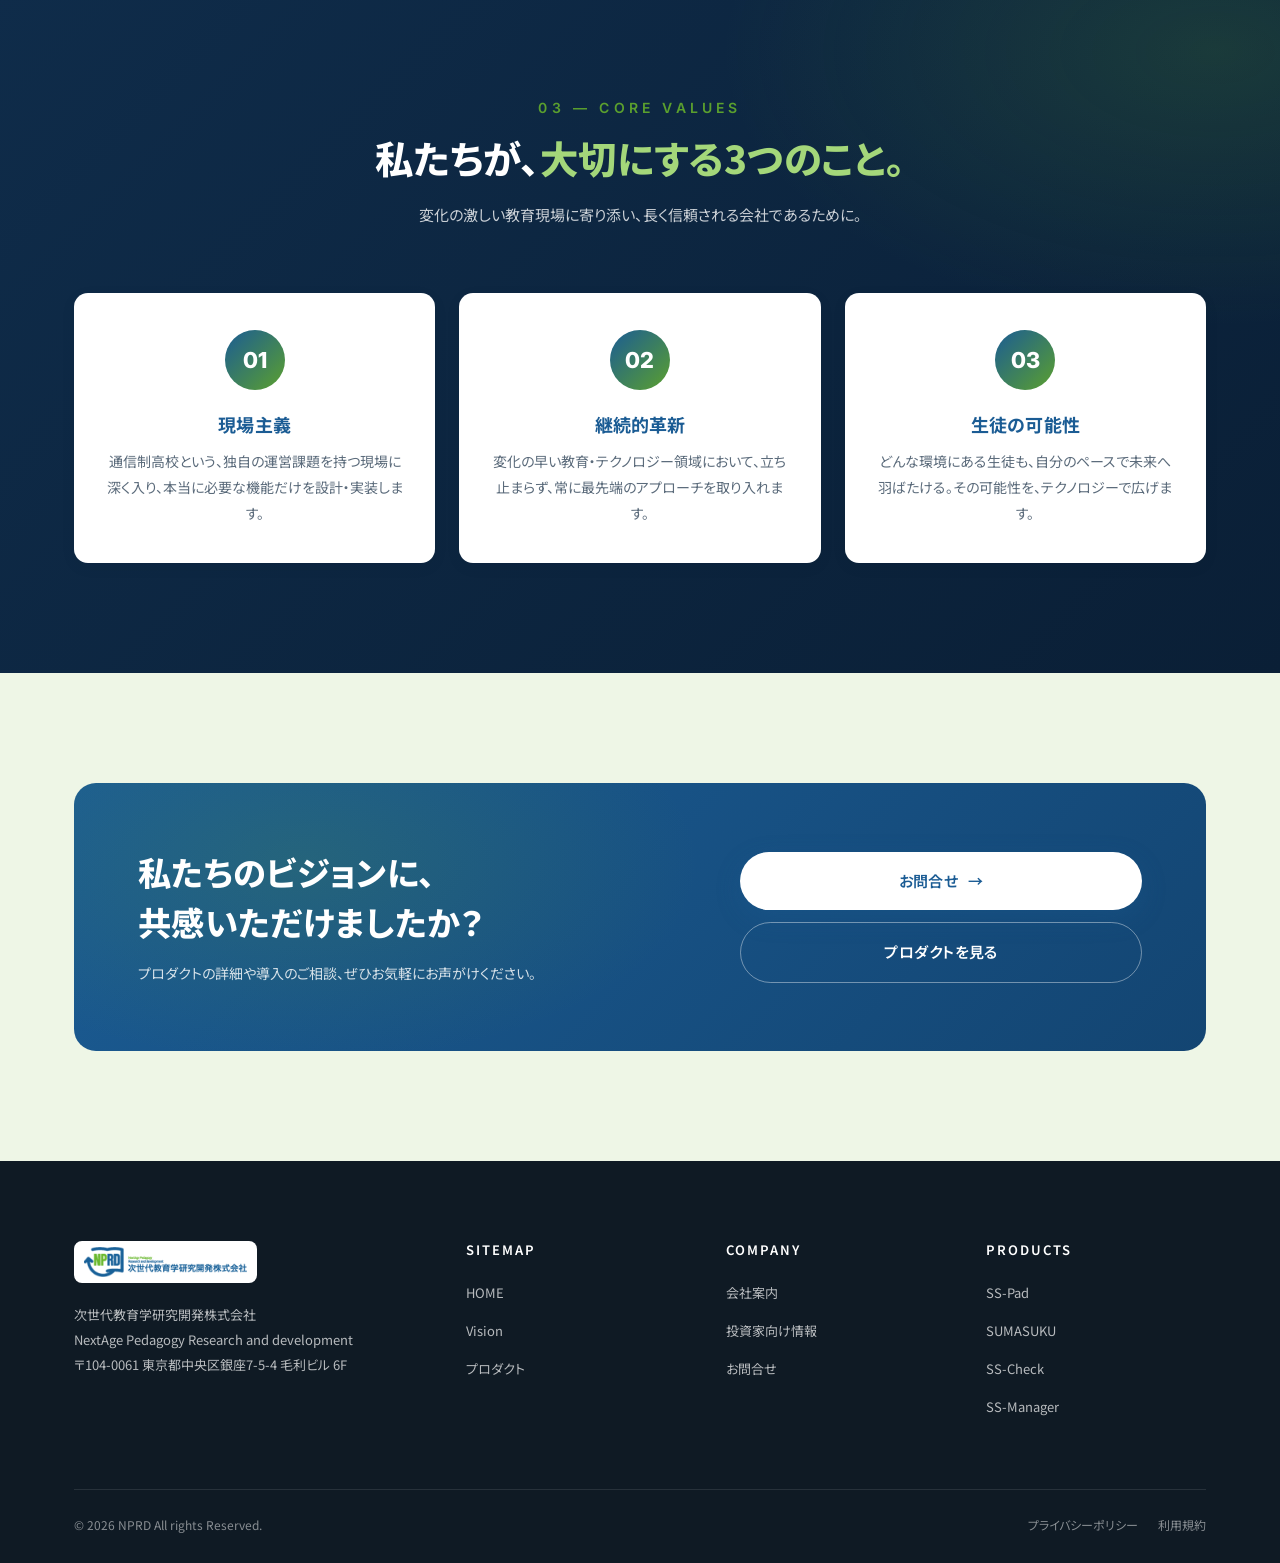
<file: nprd-site/vision.html>
<!doctype html>
<html lang="ja">
<head>
<meta charset="utf-8">
<meta name="viewport" content="width=device-width, initial-scale=1">
<title>Vision｜NPRD - 次世代教育学研究開発株式会社</title>
<meta name="description" content="NPRD（次世代教育学研究開発）のビジョン・ミッション・コアバリュー。通信制高校の現場にICTで寄り添い、すべての生徒が自分のペースで学べる教育環境を創造します。">
<link rel="preconnect" href="https://fonts.googleapis.com">
<link rel="preconnect" href="https://fonts.gstatic.com" crossorigin>
<link href="https://fonts.googleapis.com/css2?family=Inter:wght@400;500;600;700;800&family=Noto+Sans+JP:wght@400;500;600;700;800&display=swap" rel="stylesheet">
<link rel="stylesheet" href="css/styles.css">
</head>
<body>

<header class="site-header">
  <div class="site-header__inner">
    <a href="index.html" class="site-header__logo" aria-label="NPRD ホーム">
      <img src="assets/legacy/logo-mark.webp" alt="NPRD - 次世代教育学研究開発株式会社">
    </a>
    <button class="nav-toggle" aria-label="メニューを開く"><span></span><span></span><span></span></button>
    <nav class="site-nav" aria-label="主要ナビゲーション">
      <ul class="site-nav__list">
        <li><a href="index.html" class="site-nav__link">HOME</a></li>
        <li><a href="vision.html" class="site-nav__link is-active">Vision</a></li>
        <li><a href="products.html" class="site-nav__link">プロダクト</a></li>
        <li><a href="company.html" class="site-nav__link">会社案内</a></li>
        <li><a href="investor.html" class="site-nav__link">投資家情報</a></li>
        <li><a href="contact.html" class="site-nav__cta">お問合せ <span class="arrow">→</span></a></li>
      </ul>
    </nav>
  </div>
</header>

<main>

<section class="subpage-hero subpage-hero--vision">
  <div class="container subpage-hero__inner fade-in">
    <span class="subpage-hero__en">VISION</span>
    <h1 class="subpage-hero__title">教育の未来を、現場とともに。</h1>
    <p class="subpage-hero__sub">
      私たちNPRDは、通信制高校の学びを支えるICTパートナーとして、
      生徒・教員・学校運営のすべてに「ちょうどよいデジタル」を届けます。
    </p>
  </div>
</section>

<section class="section section--blue-tint">
  <div class="container">

    <div class="vision-block">
      <div class="vision-block__visual fade-in">
        <img src="assets/img/hero-main.jpg" alt="生徒がタブレットで学ぶ様子">
      </div>
      <div class="vision-block__copy fade-in delay-1">
        <div class="vision-block__num">01 — VISION</div>
        <h2 class="vision-block__title">ICT教育システムで、<br>通信教育の未来を切り拓く。</h2>
        <p class="vision-block__text">
          全国の通信制高校に通う生徒たちが、場所や時間にとらわれず、自分のペースで確かな学びを得られる社会を実現する。
          そのために私たちは、教育現場の声に耳を澄ませ、本当に必要とされるシステムだけを丁寧に作り、届け続けます。
        </p>
      </div>
    </div>

    <div class="vision-block">
      <div class="vision-block__visual fade-in">
        <img src="assets/img/company-illust.jpg" alt="教育現場のイメージ">
      </div>
      <div class="vision-block__copy fade-in delay-1">
        <div class="vision-block__num">02 — MISSION</div>
        <h2 class="vision-block__title">すべての生徒が、<br>自分のペースで成長できる環境を。</h2>
        <p class="vision-block__text">
          私たちのミッションは、すべての生徒が自分のペースで学び、成長できる環境を作り出すこと。
          個別指導の強化、学習進捗の可視化、学習コンテンツの多様化を図り、教育の質を向上させるとともに、
          生徒が未来に羽ばたく力を育むことを目指しています。
        </p>
        <p class="vision-block__text">
          また、教育現場のデジタル化と効率化を進めることで、教員の皆様が本来の教育活動に専念できるよう支援します。
        </p>
      </div>
    </div>

  </div>
</section>

<section class="section section--dark">
  <div class="container">
    <div class="section-head fade-in">
      <span class="section-head__num">03 — CORE VALUES</span>
      <h2 class="section-head__title">私たちが、<span class="accent">大切にする3つのこと。</span></h2>
      <p class="section-head__sub">
        変化の激しい教育現場に寄り添い、長く信頼される会社であるために。
      </p>
    </div>
    <div class="values-grid">
      <div class="value-card fade-in">
        <div class="value-card__icon">01</div>
        <h3 class="value-card__title">現場主義</h3>
        <p class="value-card__text">通信制高校という、独自の運営課題を持つ現場に深く入り、本当に必要な機能だけを設計・実装します。</p>
      </div>
      <div class="value-card fade-in delay-1">
        <div class="value-card__icon">02</div>
        <h3 class="value-card__title">継続的革新</h3>
        <p class="value-card__text">変化の早い教育・テクノロジー領域において、立ち止まらず、常に最先端のアプローチを取り入れます。</p>
      </div>
      <div class="value-card fade-in delay-2">
        <div class="value-card__icon">03</div>
        <h3 class="value-card__title">生徒の可能性</h3>
        <p class="value-card__text">どんな環境にある生徒も、自分のペースで未来へ羽ばたける。その可能性を、テクノロジーで広げます。</p>
      </div>
    </div>
  </div>
</section>

<section class="section section--green-tint">
  <div class="container">
    <div class="cta-banner fade-in">
      <div>
        <h2 class="cta-banner__title">私たちのビジョンに、<br>共感いただけましたか？</h2>
        <p class="cta-banner__sub">プロダクトの詳細や導入のご相談、ぜひお気軽にお声がけください。</p>
      </div>
      <div class="cta-banner__actions">
        <a href="contact.html" class="btn btn--primary">お問合せ <span class="arrow">→</span></a>
        <a href="products.html" class="btn btn--secondary">プロダクトを見る</a>
      </div>
    </div>
  </div>
</section>

</main>

<footer class="site-footer">
  <div class="container">
    <div class="site-footer__inner">
      <div class="site-footer__brand">
        <img src="assets/legacy/logo-mark.webp" alt="NPRD">
        <p class="site-footer__company">
          次世代教育学研究開発株式会社<br>
          NextAge Pedagogy Research and development<br>
          〒104-0061 東京都中央区銀座7-5-4 毛利ビル 6F
        </p>
      </div>
      <div>
        <h4 class="site-footer__col-title">Sitemap</h4>
        <ul class="site-footer__list">
          <li><a href="index.html">HOME</a></li>
          <li><a href="vision.html">Vision</a></li>
          <li><a href="products.html">プロダクト</a></li>
        </ul>
      </div>
      <div>
        <h4 class="site-footer__col-title">Company</h4>
        <ul class="site-footer__list">
          <li><a href="company.html">会社案内</a></li>
          <li><a href="investor.html">投資家向け情報</a></li>
          <li><a href="contact.html">お問合せ</a></li>
        </ul>
      </div>
      <div>
        <h4 class="site-footer__col-title">Products</h4>
        <ul class="site-footer__list">
          <li><a href="products.html#sspad">SS-Pad</a></li>
          <li><a href="products.html#sumasuku">SUMASUKU</a></li>
          <li><a href="products.html#sscheck">SS-Check</a></li>
          <li><a href="products.html#ssmanager">SS-Manager</a></li>
        </ul>
      </div>
    </div>
    <div class="site-footer__bottom">
      <span>© 2026 NPRD All rights Reserved.</span>
      <div class="site-footer__bottom-links">
        <a href="privacy.html">プライバシーポリシー</a>
        <a href="terms.html">利用規約</a>
      </div>
    </div>
  </div>
</footer>

<script src="js/main.js"></script>
</body>
</html>
</file>
<file: nprd-site/css/styles.css>
/* ===========================================================
   NPRD Corporate Site - 2026 Refresh
   Brand colors:
     --brand-blue  : #1B5C94 (信頼・知性)
     --brand-green : #5BA02E (成長・前進)
   =========================================================== */

:root {
  --brand-blue: #1B5C94;
  --brand-blue-dark: #134572;
  --brand-blue-soft: #E8F1F8;
  --brand-blue-50: #F4F8FC;
  --brand-green: #5BA02E;
  --brand-green-dark: #468122;
  --brand-green-soft: #EBF5E3;

  --ink-900: #0F1A24;
  --ink-700: #2C3E50;
  --ink-500: #5B6B7B;
  --ink-300: #A6B2BE;
  --ink-100: #E5EAF0;

  --bg: #FFFFFF;
  --bg-soft: #F4F6F9;
  --bg-blue-tint: #EAF1F8;     /* solid pale blue */
  --bg-green-tint: #EEF6E6;    /* solid pale green */
  --bg-gray-tint: #F1F3F6;     /* solid pale gray */
  --bg-deep-blue: #0F2C4A;     /* CEO / dark sections */
  --bg-deep-blue-2: #0A1F36;

  --radius-sm: 8px;
  --radius-md: 14px;
  --radius-lg: 22px;

  --shadow-sm: 0 2px 8px rgba(15, 26, 36, 0.06);
  --shadow-md: 0 8px 28px rgba(15, 26, 36, 0.08);
  --shadow-lg: 0 18px 50px rgba(15, 26, 36, 0.12);

  --container: 1180px;
  --header-h: 76px;

  --font-jp: "Noto Sans JP", "Hiragino Kaku Gothic ProN", "Yu Gothic UI", "Yu Gothic", "Meiryo", sans-serif;
  --font-en: "Inter", "Helvetica Neue", Arial, sans-serif;
}

/* ---------- Reset / Base ---------- */
*, *::before, *::after { box-sizing: border-box; }
html { scroll-behavior: smooth; -webkit-text-size-adjust: 100%; }
body {
  margin: 0;
  font-family: var(--font-jp);
  font-feature-settings: "palt";
  color: var(--ink-900);
  background: var(--bg);
  line-height: 1.75;
  font-size: 16px;
  -webkit-font-smoothing: antialiased;
}
img, svg { max-width: 100%; height: auto; display: block; }
a { color: var(--brand-blue); text-decoration: none; transition: color .2s ease; }
a:hover { color: var(--brand-green); }
h1, h2, h3, h4 { line-height: 1.35; letter-spacing: 0.01em; margin: 0; }
p { margin: 0 0 1em; }
ul { margin: 0; padding: 0; list-style: none; }
button { font-family: inherit; cursor: pointer; }

.container {
  width: 100%;
  max-width: var(--container);
  margin: 0 auto;
  padding: 0 24px;
}

/* ---------- Header ---------- */
/* Note: backdrop-filter lives on ::before, not on .site-header itself.
   A filter/backdrop-filter on an ancestor creates a new containing block
   for position:fixed descendants — that broke the full-screen mobile
   nav overlay (.site-nav), which is also position:fixed and nested
   inside .site-header. Keeping .site-header filter-free fixes it. */
.site-header {
  position: fixed;
  top: 0; left: 0; right: 0;
  height: var(--header-h);
  border-bottom: 1px solid var(--ink-100);
  z-index: 100;
}
.site-header::before {
  content: "";
  position: absolute;
  inset: 0;
  background: rgba(255, 255, 255, 0.92);
  backdrop-filter: saturate(180%) blur(12px);
  -webkit-backdrop-filter: saturate(180%) blur(12px);
  z-index: -1;
}
.site-header__inner {
  display: flex;
  align-items: center;
  justify-content: space-between;
  height: 100%;
  max-width: var(--container);
  margin: 0 auto;
  padding: 0 24px;
}
.site-header__logo img {
  height: 38px;
  width: auto;
}
.site-nav__list {
  display: flex;
  gap: 32px;
  align-items: center;
}
.site-nav__link {
  font-size: 14px;
  font-weight: 500;
  color: var(--ink-700);
  letter-spacing: 0.04em;
  padding: 8px 2px;
  position: relative;
}
.site-nav__link::after {
  content: "";
  position: absolute;
  left: 0; bottom: 0;
  width: 100%; height: 2px;
  background: linear-gradient(90deg, var(--brand-blue), var(--brand-green));
  transform: scaleX(0);
  transform-origin: left center;
  transition: transform .25s ease;
}
.site-nav__link:hover { color: var(--brand-blue); }
.site-nav__link:hover::after, .site-nav__link.is-active::after { transform: scaleX(1); }
.site-nav__cta {
  display: inline-flex;
  align-items: center;
  gap: 6px;
  padding: 10px 18px;
  background: var(--brand-blue);
  color: #fff !important;
  border-radius: 999px;
  font-size: 13px;
  font-weight: 600;
  letter-spacing: 0.05em;
  transition: background .2s ease, transform .2s ease;
}
.site-nav__cta:hover { background: var(--brand-green); color: #fff !important; transform: translateY(-1px); }

.nav-toggle {
  display: none;
  width: 40px; height: 40px;
  background: transparent;
  border: none;
  padding: 8px;
  position: relative;
}
.nav-toggle span {
  display: block;
  width: 24px; height: 2px;
  background: var(--ink-900);
  margin: 5px auto;
  transition: transform .3s ease, opacity .3s ease;
}
.nav-toggle.is-open span:nth-child(1) { transform: translateY(7px) rotate(45deg); }
.nav-toggle.is-open span:nth-child(2) { opacity: 0; }
.nav-toggle.is-open span:nth-child(3) { transform: translateY(-7px) rotate(-45deg); }

@media (max-width: 880px) {
  .site-nav {
    position: fixed;
    inset: var(--header-h) 0 0 0;
    background: #fff;
    transform: translateX(100%);
    transition: transform .35s cubic-bezier(.6,.05,.28,.95);
    padding: 28px;
    overflow-y: auto;
  }
  .site-nav.is-open { transform: translateX(0); }
  .site-nav__list {
    flex-direction: column;
    gap: 4px;
    align-items: stretch;
  }
  .site-nav__link {
    display: block;
    padding: 16px 4px;
    font-size: 16px;
    border-bottom: 1px solid var(--ink-100);
  }
  .site-nav__cta { margin-top: 16px; justify-content: center; }
  .nav-toggle { display: block; }
}

/* ---------- Hero: full-bleed photo background ---------- */
.hero {
  position: relative;
  min-height: 88vh;
  padding: calc(var(--header-h) + 120px) 0 120px;
  background-image:
    linear-gradient(115deg, rgba(10,31,54,0.78) 0%, rgba(10,31,54,0.55) 55%, rgba(10,31,54,0.25) 100%),
    url("../assets/img/hero-main.jpg");
  background-size: cover;
  background-position: center right;
  background-repeat: no-repeat;
  color: #fff;
  overflow: hidden;
}
.hero::before {
  /* Bottom green accent strip */
  content: "";
  position: absolute;
  left: 0; right: 0; bottom: 0;
  height: 8px;
  background: linear-gradient(90deg, var(--brand-green) 0%, var(--brand-blue) 100%);
}
.hero::after {
  /* Decorative angled blue block */
  content: "";
  position: absolute;
  left: -120px; bottom: -60px;
  width: 520px; height: 220px;
  background: var(--brand-blue);
  opacity: 0.85;
  transform: skewY(-6deg);
  z-index: 0;
  pointer-events: none;
}
.hero__inner {
  position: relative;
  z-index: 1;
  max-width: 760px;
}
.hero__eyebrow {
  display: inline-flex;
  align-items: center;
  gap: 10px;
  padding: 8px 18px;
  background: rgba(255,255,255,0.14);
  backdrop-filter: blur(8px);
  border: 1px solid rgba(255,255,255,0.25);
  border-radius: 999px;
  font-size: 12px;
  font-weight: 600;
  letter-spacing: 0.14em;
  color: #fff;
}
.hero__eyebrow::before {
  content: "";
  width: 8px; height: 8px;
  background: var(--brand-green);
  border-radius: 50%;
  box-shadow: 0 0 0 4px rgba(91,160,46,0.3);
}
.hero__title {
  margin-top: 28px;
  font-size: clamp(32px, 5vw, 64px);
  font-weight: 800;
  letter-spacing: 0.005em;
  line-height: 1.28;
  color: #fff;
  text-shadow: 0 2px 24px rgba(0,0,0,0.25);
}
.hero__title .accent-blue { color: #7ec0ee; }
.hero__title .accent-green { color: #a4d77a; }
.hero__title .underline-stroke {
  background: linear-gradient(transparent 68%, rgba(91, 160, 46, 0.55) 68%);
  padding: 0 4px;
}
.hero__sub {
  margin-top: 28px;
  font-size: clamp(15px, 1.2vw, 18px);
  color: rgba(255,255,255,0.92);
  line-height: 1.95;
  max-width: 560px;
  text-shadow: 0 1px 12px rgba(0,0,0,0.2);
}
.hero__ctas {
  display: flex;
  gap: 14px;
  margin-top: 40px;
  flex-wrap: wrap;
}
.hero__ctas .btn--secondary {
  background: rgba(255,255,255,0.08);
  color: #fff !important;
  border-color: rgba(255,255,255,0.5);
  backdrop-filter: blur(6px);
}
.hero__ctas .btn--secondary:hover {
  background: rgba(255,255,255,0.18);
  border-color: #fff;
  color: #fff !important;
}

@media (max-width: 880px) {
  .hero {
    min-height: auto;
    padding: calc(var(--header-h) + 64px) 0 80px;
    background-position: center center;
  }
  .hero::after { display: none; }
}

/* ---------- Button ---------- */
.btn {
  display: inline-flex;
  align-items: center;
  gap: 10px;
  padding: 16px 28px;
  border-radius: 999px;
  font-size: 15px;
  font-weight: 600;
  letter-spacing: 0.03em;
  transition: transform .2s ease, box-shadow .2s ease, background .2s ease;
  border: none;
  cursor: pointer;
}
.btn--primary {
  background: var(--brand-blue);
  color: #fff !important;
  box-shadow: 0 8px 24px rgba(27, 92, 148, 0.28);
}
.btn--primary:hover { background: var(--brand-blue-dark); transform: translateY(-2px); box-shadow: 0 12px 30px rgba(27, 92, 148, 0.38); color: #fff !important; }
.btn--secondary {
  background: #fff;
  color: var(--ink-900) !important;
  border: 1.5px solid var(--ink-100);
}
.btn--secondary:hover { border-color: var(--brand-blue); color: var(--brand-blue) !important; transform: translateY(-2px); }
.btn--green {
  background: var(--brand-green);
  color: #fff !important;
  box-shadow: 0 8px 24px rgba(91, 160, 46, 0.28);
}
.btn--green:hover { background: var(--brand-green-dark); transform: translateY(-2px); color: #fff !important; }
.btn .arrow { transition: transform .2s ease; }
.btn:hover .arrow { transform: translateX(4px); }

/* ---------- Section common ---------- */
.section {
  padding: 110px 0;
  position: relative;
}
.section--soft       { background: var(--bg-soft); }
.section--blue-tint  { background: var(--bg-blue-tint); }
.section--green-tint { background: var(--bg-green-tint); }
.section--gray-tint  { background: var(--bg-gray-tint); }
.section--blue       { background: linear-gradient(180deg, var(--bg-blue-tint) 0%, var(--bg-gray-tint) 100%); }

/* Section with deep blue background and inverted text */
.section--dark {
  background:
    radial-gradient(900px 500px at 95% 10%, rgba(91,160,46,0.18) 0%, transparent 55%),
    linear-gradient(135deg, var(--bg-deep-blue) 0%, var(--bg-deep-blue-2) 100%);
  color: #fff;
}
.section--dark .section-head__title,
.section--dark .section-head__title .accent { color: #fff; }
.section--dark .section-head__title .accent { color: #a4d77a; }
.section--dark .section-head__sub { color: rgba(255,255,255,0.78); }
.section--dark .section-head__num { color: var(--brand-green); }

/* Slanted top divider for visual rhythm */
.section--slant-top {
  margin-top: -40px;
  padding-top: 150px;
  clip-path: polygon(0 40px, 100% 0, 100% 100%, 0 100%);
}
.section--slant-bottom {
  padding-bottom: 150px;
  margin-bottom: -40px;
  clip-path: polygon(0 0, 100% 0, 100% calc(100% - 40px), 0 100%);
}

.section-head {
  text-align: center;
  margin-bottom: 64px;
}
.section-head__num {
  display: inline-block;
  font-family: var(--font-en);
  font-size: 14px;
  font-weight: 600;
  letter-spacing: 0.3em;
  color: var(--brand-green);
  margin-bottom: 12px;
}
.section-head__title {
  font-size: clamp(28px, 3vw, 40px);
  font-weight: 800;
  color: var(--ink-900);
  margin-bottom: 16px;
}
.section-head__title .accent { color: var(--brand-blue); }
.section-head__sub {
  font-size: 15px;
  color: var(--ink-500);
  max-width: 640px;
  margin: 0 auto;
  line-height: 1.95;
}

/* left-aligned variant */
.section-head--left { text-align: left; margin-bottom: 48px; }
.section-head--left .section-head__sub { margin: 0; }

/* ---------- Stats ---------- */
.stats {
  background: linear-gradient(135deg, var(--brand-blue) 0%, #2A7FBE 100%);
  color: #fff;
  position: relative;
  overflow: hidden;
  border-top: 6px solid var(--brand-green);
}
.stats::before, .stats::after {
  content: "";
  position: absolute;
  border-radius: 50%;
  background: rgba(255,255,255,0.06);
}
.stats::before { width: 340px; height: 340px; top: -120px; right: -80px; }
.stats::after { width: 260px; height: 260px; bottom: -120px; left: -60px; background: rgba(91, 160, 46, 0.18); }
.stats__inner {
  position: relative;
  display: grid;
  grid-template-columns: repeat(4, 1fr);
  gap: 28px;
  padding: 80px 0;
}
.stat {
  text-align: center;
  padding: 8px;
}
.stat__label {
  font-size: 13px;
  font-weight: 600;
  letter-spacing: 0.1em;
  color: rgba(255,255,255,0.85);
  margin-bottom: 8px;
}
.stat__name {
  display: block;
  font-size: 12px;
  color: rgba(255,255,255,0.65);
  font-family: var(--font-en);
  letter-spacing: 0.18em;
  margin-bottom: 16px;
}
.stat__num {
  font-family: var(--font-en);
  font-size: clamp(48px, 5.5vw, 76px);
  font-weight: 800;
  line-height: 1;
  letter-spacing: -0.02em;
  background: linear-gradient(180deg, #fff 0%, #B5E08C 100%);
  -webkit-background-clip: text;
  background-clip: text;
  -webkit-text-fill-color: transparent;
}
.stat__unit {
  font-family: var(--font-jp);
  font-size: 18px;
  font-weight: 600;
  margin-left: 4px;
  color: #fff;
  -webkit-text-fill-color: #fff;
}
.stat__caption {
  margin-top: 10px;
  font-size: 13px;
  color: rgba(255,255,255,0.78);
  line-height: 1.6;
}
@media (max-width: 880px) {
  .stats__inner { grid-template-columns: repeat(2, 1fr); padding: 56px 0; gap: 18px; }
}

/* ---------- Products grid ---------- */
.products-grid {
  display: grid;
  grid-template-columns: repeat(2, 1fr);
  gap: 28px;
}
.product-card {
  background: #fff;
  border: 1px solid #fff;
  border-radius: var(--radius-lg);
  padding: 36px;
  transition: transform .3s ease, box-shadow .3s ease, border-color .3s ease;
  display: flex;
  flex-direction: column;
  position: relative;
  overflow: hidden;
  box-shadow: 0 4px 16px rgba(15, 26, 36, 0.04);
}
.product-card:hover {
  transform: translateY(-6px);
  box-shadow: var(--shadow-md);
  border-color: transparent;
}
.product-card__img {
  width: 100%;
  aspect-ratio: 4 / 3;
  background: var(--brand-blue-soft);
  border-radius: var(--radius-md);
  overflow: hidden;
  margin-bottom: 24px;
}
.product-card__img img {
  width: 100%; height: 100%;
  object-fit: cover;
}
.product-card__num {
  font-family: var(--font-en);
  font-size: 13px;
  font-weight: 600;
  letter-spacing: 0.2em;
  color: var(--brand-green);
  margin-bottom: 6px;
}
.product-card__name {
  font-family: var(--font-en);
  font-size: 26px;
  font-weight: 800;
  color: var(--brand-blue);
  letter-spacing: -0.01em;
  margin-bottom: 4px;
}
.product-card__name-jp {
  font-size: 13px;
  color: var(--ink-500);
  margin-bottom: 14px;
  letter-spacing: 0.05em;
}
.product-card__desc {
  font-size: 14px;
  color: var(--ink-700);
  line-height: 1.85;
  margin-bottom: 20px;
  flex-grow: 1;
}
.product-card__benefits {
  border-top: 1px dashed var(--ink-100);
  padding-top: 18px;
  margin-bottom: 22px;
}
.product-card__benefit {
  display: flex;
  align-items: flex-start;
  gap: 10px;
  font-size: 13px;
  color: var(--ink-700);
  line-height: 1.7;
  margin-bottom: 8px;
}
.product-card__benefit::before {
  content: "";
  flex-shrink: 0;
  width: 18px;
  height: 18px;
  border-radius: 50%;
  background: var(--brand-green-soft) url("data:image/svg+xml;utf8,<svg xmlns='http://www.w3.org/2000/svg' viewBox='0 0 24 24' fill='none' stroke='%235BA02E' stroke-width='3' stroke-linecap='round' stroke-linejoin='round'><polyline points='20 6 9 17 4 12'/></svg>") center/12px no-repeat;
  margin-top: 3px;
}
.product-card__benefit b {
  color: var(--brand-blue);
  font-weight: 700;
  margin-right: 4px;
}
.product-card__more {
  font-size: 13px;
  font-weight: 600;
  color: var(--brand-blue);
  display: inline-flex;
  align-items: center;
  gap: 6px;
  align-self: flex-start;
}
.product-card__more:hover { color: var(--brand-green); }
.product-card__more .arrow { transition: transform .2s ease; }
.product-card__more:hover .arrow { transform: translateX(4px); }
@media (max-width: 720px) {
  .products-grid { grid-template-columns: 1fr; }
  .product-card { padding: 28px; }
}

/* ---------- Reasons (Why) ---------- */
.reasons {
  display: grid;
  grid-template-columns: repeat(4, 1fr);
  gap: 24px;
}
.reason {
  background: #fff;
  border-radius: var(--radius-md);
  padding: 36px 26px;
  border: 1px solid transparent;
  box-shadow: 0 4px 16px rgba(15, 26, 36, 0.05);
  transition: transform .3s ease, box-shadow .3s ease;
}
.reason:hover { transform: translateY(-4px); box-shadow: var(--shadow-md); }
.reason__num {
  font-family: var(--font-en);
  font-size: 12px;
  font-weight: 700;
  letter-spacing: 0.2em;
  color: var(--brand-green);
  margin-bottom: 18px;
}
.reason__icon {
  width: 64px; height: 64px;
  border-radius: 18px;
  background: linear-gradient(135deg, var(--brand-blue-soft) 0%, var(--brand-green-soft) 100%);
  display: flex; align-items: center; justify-content: center;
  margin-bottom: 22px;
  color: var(--brand-blue);
}
.reason__icon svg { width: 32px; height: 32px; }
.reason__title {
  font-size: 17px;
  font-weight: 700;
  margin-bottom: 12px;
  color: var(--ink-900);
}
.reason__text {
  font-size: 13.5px;
  color: var(--ink-500);
  line-height: 1.85;
  margin: 0;
}
@media (max-width: 880px) {
  .reasons { grid-template-columns: repeat(2, 1fr); }
}
@media (max-width: 520px) {
  .reasons { grid-template-columns: 1fr; }
}

/* ---------- CEO message ---------- */
.ceo {
  display: grid;
  grid-template-columns: 0.85fr 1.15fr;
  gap: 72px;
  align-items: center;
}
.ceo__visual {
  position: relative;
  border-radius: var(--radius-lg);
  overflow: hidden;
  aspect-ratio: 4 / 5;
  background: linear-gradient(135deg, var(--brand-blue-soft), var(--brand-green-soft));
}
.ceo__visual img {
  width: 100%; height: 100%;
  object-fit: contain;
  padding: 24px;
}
.ceo__visual::before {
  content: "CEO MESSAGE";
  position: absolute;
  top: 24px; left: 24px;
  font-family: var(--font-en);
  font-size: 12px;
  font-weight: 700;
  letter-spacing: 0.25em;
  color: var(--brand-blue);
  background: rgba(255,255,255,0.92);
  padding: 6px 12px;
  border-radius: 999px;
  z-index: 1;
}
.ceo__title {
  font-size: clamp(26px, 2.6vw, 36px);
  font-weight: 800;
  color: var(--ink-900);
  margin-bottom: 28px;
  line-height: 1.5;
}
.ceo__title .accent { color: var(--brand-blue); }
.ceo__text {
  font-size: 15px;
  line-height: 2.05;
  color: var(--ink-700);
  margin-bottom: 16px;
}
.ceo__sign {
  margin-top: 28px;
  display: flex;
  align-items: baseline;
  gap: 12px;
  border-top: 1px solid var(--ink-100);
  padding-top: 22px;
}
.ceo__sign-role { font-size: 13px; color: var(--ink-500); }
.ceo__sign-name { font-size: 22px; font-weight: 700; color: var(--ink-900); }

/* CEO on dark background (homepage) */
.section--dark .ceo__title { color: #fff; }
.section--dark .ceo__title .accent { color: #a4d77a; }
.section--dark .ceo__text { color: rgba(255,255,255,0.85); }
.section--dark .ceo__sign { border-top-color: rgba(255,255,255,0.18); }
.section--dark .ceo__sign-role { color: rgba(255,255,255,0.6); }
.section--dark .ceo__sign-name { color: #fff; }
.section--dark .ceo__visual {
  background: linear-gradient(135deg, rgba(255,255,255,0.06), rgba(91,160,46,0.18));
  border: 1px solid rgba(255,255,255,0.1);
}
.section--dark .ceo__visual::before {
  background: var(--brand-green);
  color: #fff;
}
.section--dark .section-head__num { color: var(--brand-green); }

@media (max-width: 880px) { .ceo { grid-template-columns: 1fr; gap: 36px; } }

/* ---------- CTA banner ---------- */
.cta-banner {
  background:
    radial-gradient(800px 400px at 20% 30%, rgba(91,160,46,0.18) 0%, transparent 50%),
    linear-gradient(135deg, var(--brand-blue) 0%, var(--brand-blue-dark) 100%);
  color: #fff;
  border-radius: var(--radius-lg);
  padding: 64px;
  display: grid;
  grid-template-columns: 1.4fr 1fr;
  gap: 40px;
  align-items: center;
}
.cta-banner__title {
  font-size: clamp(24px, 2.6vw, 34px);
  font-weight: 800;
  line-height: 1.5;
  margin-bottom: 14px;
}
.cta-banner__sub {
  font-size: 14px;
  color: rgba(255,255,255,0.82);
  margin: 0;
  line-height: 1.85;
}
.cta-banner__actions {
  display: flex;
  flex-direction: column;
  gap: 12px;
  align-items: stretch;
}
.cta-banner__actions .btn { justify-content: center; }
.cta-banner .btn--primary { background: #fff; color: var(--brand-blue) !important; }
.cta-banner .btn--primary:hover { background: var(--brand-green); color: #fff !important; }
.cta-banner .btn--secondary { background: transparent; border-color: rgba(255,255,255,0.4); color: #fff !important; }
.cta-banner .btn--secondary:hover { background: rgba(255,255,255,0.1); border-color: #fff; color: #fff !important; }
@media (max-width: 720px) {
  .cta-banner { grid-template-columns: 1fr; padding: 40px 28px; }
}

/* ---------- Footer ---------- */
.site-footer {
  background: #0F1A24;
  color: #B7C3CF;
  padding: 80px 0 28px;
}
.site-footer__inner {
  display: grid;
  grid-template-columns: 1.6fr 1fr 1fr 1fr;
  gap: 40px;
  margin-bottom: 60px;
}
.site-footer__brand img {
  height: 42px;
  margin-bottom: 20px;
  background: #fff;
  padding: 6px 10px;
  border-radius: 8px;
}
.site-footer__company {
  font-size: 13px;
  line-height: 1.9;
  color: rgba(255,255,255,0.7);
}
.site-footer__col-title {
  font-size: 13px;
  font-weight: 600;
  letter-spacing: 0.15em;
  color: #fff;
  margin-bottom: 18px;
  text-transform: uppercase;
}
.site-footer__list li { margin-bottom: 10px; }
.site-footer__list a {
  font-size: 13px;
  color: rgba(255,255,255,0.7);
  transition: color .2s ease;
}
.site-footer__list a:hover { color: var(--brand-green); }
.site-footer__bottom {
  border-top: 1px solid rgba(255,255,255,0.1);
  padding-top: 24px;
  display: flex;
  justify-content: space-between;
  align-items: center;
  font-size: 12px;
  color: rgba(255,255,255,0.5);
}
.site-footer__bottom-links { display: flex; gap: 20px; }
.site-footer__bottom-links a { color: rgba(255,255,255,0.5); font-size: 12px; }
.site-footer__bottom-links a:hover { color: #fff; }
@media (max-width: 880px) {
  .site-footer__inner { grid-template-columns: 1fr 1fr; gap: 32px 24px; }
  .site-footer__brand { grid-column: 1 / -1; }
  .site-footer__bottom { flex-direction: column; gap: 12px; text-align: center; }
}

/* ---------- Sub-page hero ---------- */
.subpage-hero {
  padding: calc(var(--header-h) + 80px) 0 80px;
  background:
    linear-gradient(115deg, rgba(10,31,54,0.82) 0%, rgba(15,44,74,0.7) 60%, rgba(27,92,148,0.6) 100%),
    url("../assets/img/company-illust.jpg");
  background-size: cover;
  background-position: center;
  color: #fff;
  position: relative;
  border-bottom: 8px solid;
  border-image: linear-gradient(90deg, var(--brand-green) 0%, var(--brand-blue) 100%) 1;
}
.subpage-hero--products {
  background-image:
    linear-gradient(115deg, rgba(10,31,54,0.82) 0%, rgba(15,44,74,0.7) 60%, rgba(27,92,148,0.6) 100%),
    url("../assets/img/sspad.jpg");
}
.subpage-hero--contact {
  background-image:
    linear-gradient(115deg, rgba(10,31,54,0.82) 0%, rgba(15,44,74,0.7) 60%, rgba(27,92,148,0.6) 100%),
    url("../assets/img/contact-illust.jpg");
}
.subpage-hero--vision {
  background-image:
    linear-gradient(115deg, rgba(10,31,54,0.82) 0%, rgba(15,44,74,0.7) 60%, rgba(27,92,148,0.6) 100%),
    url("../assets/img/hero-main.jpg");
}
.subpage-hero--investor {
  background-image:
    linear-gradient(115deg, rgba(10,31,54,0.82) 0%, rgba(15,44,74,0.7) 60%, rgba(27,92,148,0.6) 100%),
    url("../assets/img/ssmanager.jpg");
}
.subpage-hero__en { color: #a4d77a !important; }
.subpage-hero__title { color: #fff !important; }
.subpage-hero__sub { color: rgba(255,255,255,0.88) !important; }
.subpage-hero__inner {
  text-align: center;
  max-width: 720px;
  margin: 0 auto;
}
.subpage-hero__en {
  font-family: var(--font-en);
  font-size: 13px;
  letter-spacing: 0.35em;
  color: var(--brand-green);
  font-weight: 600;
  margin-bottom: 14px;
  display: block;
}
.subpage-hero__title {
  font-size: clamp(28px, 3.4vw, 44px);
  font-weight: 800;
  color: var(--ink-900);
  margin-bottom: 18px;
}
.subpage-hero__sub {
  font-size: 15px;
  color: var(--ink-500);
  line-height: 1.95;
}

/* ---------- Vision page ---------- */
.vision-block {
  display: grid;
  grid-template-columns: 1fr 1.2fr;
  gap: 60px;
  align-items: center;
  margin-bottom: 100px;
}
.vision-block:nth-child(even) { grid-template-columns: 1.2fr 1fr; }
.vision-block:nth-child(even) .vision-block__visual { order: 2; }
.vision-block__visual {
  border-radius: var(--radius-lg);
  background: linear-gradient(135deg, var(--brand-blue-soft), var(--brand-green-soft));
  aspect-ratio: 4 / 3;
  display: flex;
  align-items: center;
  justify-content: center;
  overflow: hidden;
}
.vision-block__visual img { width: 100%; height: 100%; object-fit: cover; }
.vision-block__num {
  font-family: var(--font-en);
  font-size: 14px;
  font-weight: 700;
  letter-spacing: 0.25em;
  color: var(--brand-green);
  margin-bottom: 14px;
}
.vision-block__title {
  font-size: clamp(22px, 2.4vw, 32px);
  font-weight: 800;
  color: var(--ink-900);
  margin-bottom: 18px;
  line-height: 1.5;
}
.vision-block__text {
  font-size: 15px;
  line-height: 2;
  color: var(--ink-700);
  margin: 0;
}
@media (max-width: 880px) {
  .vision-block, .vision-block:nth-child(even) { grid-template-columns: 1fr; gap: 28px; margin-bottom: 64px; }
  .vision-block:nth-child(even) .vision-block__visual { order: 0; }
}

/* core values cards */
.values-grid {
  display: grid;
  grid-template-columns: repeat(3, 1fr);
  gap: 24px;
  margin-top: 48px;
}
.value-card {
  background: #fff;
  border: 1px solid transparent;
  border-radius: var(--radius-md);
  padding: 36px 30px;
  text-align: center;
  box-shadow: 0 4px 16px rgba(15, 26, 36, 0.05);
  transition: transform .3s ease, box-shadow .3s ease;
}
.value-card:hover { transform: translateY(-4px); box-shadow: var(--shadow-md); }
.value-card__icon {
  width: 60px; height: 60px;
  margin: 0 auto 22px;
  border-radius: 50%;
  background: linear-gradient(135deg, var(--brand-blue), var(--brand-green));
  display: flex; align-items: center; justify-content: center;
  color: #fff;
  font-family: var(--font-en);
  font-size: 22px;
  font-weight: 800;
}
.value-card__title {
  font-size: 18px;
  font-weight: 700;
  color: var(--brand-blue);
  margin-bottom: 12px;
}
.value-card__text {
  font-size: 14px;
  color: var(--ink-500);
  line-height: 1.85;
  margin: 0;
}
@media (max-width: 720px) { .values-grid { grid-template-columns: 1fr; } }

/* ---------- Product detail ---------- */
.product-detail {
  display: grid;
  grid-template-columns: 1.1fr 1fr;
  gap: 60px;
  align-items: center;
  padding: 80px 0;
  border-bottom: 1px solid var(--ink-100);
}
.product-detail:last-of-type { border-bottom: none; }
.product-detail:nth-child(even) { grid-template-columns: 1fr 1.1fr; }
.product-detail:nth-child(even) .product-detail__visual { order: 2; }
.product-detail__visual {
  border-radius: var(--radius-lg);
  overflow: hidden;
  background: var(--brand-blue-soft);
  aspect-ratio: 4 / 3;
}
.product-detail__visual img { width: 100%; height: 100%; object-fit: cover; }
.product-detail__num {
  font-family: var(--font-en);
  font-size: 13px;
  font-weight: 700;
  letter-spacing: 0.3em;
  color: var(--brand-green);
  margin-bottom: 8px;
}
.product-detail__name {
  font-family: var(--font-en);
  font-size: clamp(32px, 3.6vw, 44px);
  font-weight: 800;
  color: var(--brand-blue);
  letter-spacing: -0.01em;
  margin-bottom: 6px;
  line-height: 1.1;
}
.product-detail__name-jp {
  font-size: 14px;
  color: var(--ink-500);
  margin-bottom: 22px;
  letter-spacing: 0.06em;
}
.product-detail__desc {
  font-size: 15px;
  line-height: 1.95;
  color: var(--ink-700);
  margin-bottom: 24px;
}
.product-detail__features {
  background: var(--bg-soft);
  border-radius: var(--radius-md);
  padding: 22px 26px;
}
.product-detail__features li {
  font-size: 14px;
  color: var(--ink-700);
  padding: 10px 0 10px 28px;
  position: relative;
  border-bottom: 1px dashed var(--ink-100);
}
.product-detail__features li:last-child { border-bottom: none; }
.product-detail__features li::before {
  content: "";
  position: absolute;
  left: 0; top: 14px;
  width: 18px; height: 18px;
  border-radius: 50%;
  background: var(--brand-green-soft) url("data:image/svg+xml;utf8,<svg xmlns='http://www.w3.org/2000/svg' viewBox='0 0 24 24' fill='none' stroke='%235BA02E' stroke-width='3' stroke-linecap='round' stroke-linejoin='round'><polyline points='20 6 9 17 4 12'/></svg>") center/12px no-repeat;
}
.product-detail__features li b { color: var(--brand-blue); margin-right: 4px; }
@media (max-width: 880px) {
  .product-detail, .product-detail:nth-child(even) {
    grid-template-columns: 1fr; gap: 28px; padding: 56px 0;
  }
  .product-detail:nth-child(even) .product-detail__visual { order: 0; }
}

/* product anchor offset for fixed header */
.anchor-offset {
  display: block;
  height: var(--header-h);
  margin-top: calc(var(--header-h) * -1);
  visibility: hidden;
}

/* ---------- Company info table ---------- */
.info-table {
  width: 100%;
  border-collapse: collapse;
  background: #fff;
  border-radius: var(--radius-md);
  overflow: hidden;
  border: 1px solid var(--ink-100);
}
.info-table th, .info-table td {
  padding: 22px 28px;
  text-align: left;
  border-bottom: 1px solid var(--ink-100);
  font-size: 14.5px;
  line-height: 1.8;
  vertical-align: top;
}
.info-table tr:last-child th, .info-table tr:last-child td { border-bottom: none; }
.info-table th {
  background: var(--bg-soft);
  font-weight: 600;
  color: var(--brand-blue);
  width: 32%;
  letter-spacing: 0.04em;
}
.info-table td { color: var(--ink-700); }
.info-table td ul { padding-left: 4px; }
.info-table td ul li { padding: 3px 0 3px 18px; position: relative; }
.info-table td ul li::before {
  content: "";
  position: absolute;
  left: 0; top: 13px;
  width: 6px; height: 6px;
  background: var(--brand-green);
  border-radius: 50%;
}
@media (max-width: 720px) {
  .info-table th, .info-table td { display: block; width: 100%; padding: 14px 18px; }
  .info-table th { border-bottom: none; padding-bottom: 4px; }
}

/* access map */
.access-block {
  display: grid;
  grid-template-columns: 1fr 1fr;
  gap: 36px;
  margin-top: 60px;
}
.access-block__info p { font-size: 14.5px; line-height: 1.95; color: var(--ink-700); }
.access-block__map iframe {
  width: 100%; height: 360px;
  border: 0; border-radius: var(--radius-md);
}
@media (max-width: 720px) { .access-block { grid-template-columns: 1fr; } }

/* ---------- Investor ---------- */
.investor-block {
  display: grid;
  grid-template-columns: 1fr 1.2fr;
  gap: 60px;
  align-items: center;
}
.investor-block__visual {
  border-radius: var(--radius-lg);
  overflow: hidden;
  aspect-ratio: 4 / 3;
  background: linear-gradient(135deg, var(--brand-blue-soft), var(--brand-green-soft));
}
.investor-block__visual img { width: 100%; height: 100%; object-fit: cover; }
.investor-block__text p { font-size: 15px; line-height: 2; color: var(--ink-700); margin-bottom: 18px; }
@media (max-width: 880px) { .investor-block { grid-template-columns: 1fr; gap: 36px; } }

/* ---------- Contact form ---------- */
.contact-wrap {
  display: grid;
  grid-template-columns: 1fr 1.4fr;
  gap: 56px;
  align-items: start;
}
.contact-info {
  background: linear-gradient(135deg, var(--brand-blue) 0%, var(--brand-blue-dark) 100%);
  color: #fff;
  border-radius: var(--radius-lg);
  padding: 44px;
  position: sticky;
  top: calc(var(--header-h) + 24px);
}
.contact-info__title {
  font-size: 22px;
  font-weight: 800;
  margin-bottom: 18px;
}
.contact-info__text {
  font-size: 14px;
  line-height: 1.95;
  color: rgba(255,255,255,0.85);
  margin-bottom: 30px;
}
.contact-info__item {
  border-top: 1px solid rgba(255,255,255,0.15);
  padding: 18px 0;
}
.contact-info__label {
  font-size: 12px;
  font-family: var(--font-en);
  letter-spacing: 0.2em;
  color: rgba(255,255,255,0.65);
  margin-bottom: 6px;
}
.contact-info__value { font-size: 14px; color: #fff; line-height: 1.7; }

.contact-form {
  background: #fff;
  border: 1px solid var(--ink-100);
  border-radius: var(--radius-lg);
  padding: 44px;
}
.field { margin-bottom: 22px; }
.field label {
  display: block;
  font-size: 13px;
  font-weight: 600;
  color: var(--ink-900);
  margin-bottom: 8px;
  letter-spacing: 0.04em;
}
.field label .req {
  display: inline-block;
  background: var(--brand-green);
  color: #fff;
  font-size: 10px;
  padding: 2px 7px;
  border-radius: 4px;
  margin-left: 8px;
  letter-spacing: 0.08em;
  vertical-align: middle;
  font-weight: 600;
}
.field input, .field textarea, .field select {
  width: 100%;
  padding: 14px 16px;
  border: 1.5px solid var(--ink-100);
  border-radius: var(--radius-sm);
  font-size: 14.5px;
  font-family: inherit;
  color: var(--ink-900);
  background: #fff;
  transition: border-color .2s ease, box-shadow .2s ease;
}
.field input:focus, .field textarea:focus, .field select:focus {
  outline: none;
  border-color: var(--brand-blue);
  box-shadow: 0 0 0 4px rgba(27, 92, 148, 0.12);
}
.field textarea { resize: vertical; min-height: 140px; }
.form-actions { display: flex; align-items: center; gap: 16px; margin-top: 8px; }
.form-actions .btn { padding: 16px 36px; }
.form-note { font-size: 12px; color: var(--ink-500); margin: 0; }
.form-success {
  display: none;
  background: var(--brand-green-soft);
  border: 1.5px solid var(--brand-green);
  color: var(--brand-green-dark);
  border-radius: var(--radius-md);
  padding: 24px;
  margin-bottom: 24px;
  font-size: 14.5px;
  line-height: 1.85;
}
.form-success.is-visible { display: block; animation: fadeUp .5s ease; }
.form-success b { display: block; margin-bottom: 4px; font-size: 16px; color: var(--brand-green-dark); }
.form-error {
  display: none;
  background: #FBEAEA;
  border: 1.5px solid #D8453B;
  color: #A82F26;
  border-radius: var(--radius-md);
  padding: 24px;
  margin-bottom: 24px;
  font-size: 14.5px;
  line-height: 1.85;
}
.form-error.is-visible { display: block; animation: fadeUp .5s ease; }
.form-error b { display: block; margin-bottom: 4px; font-size: 16px; color: #A82F26; }
@media (max-width: 880px) {
  .contact-wrap { grid-template-columns: 1fr; }
  .contact-info { position: relative; top: 0; padding: 32px; }
  .contact-form { padding: 32px; }
}

/* ---------- Animations ---------- */
@keyframes fadeUp {
  from { opacity: 0; transform: translateY(20px); }
  to   { opacity: 1; transform: translateY(0); }
}
/* Fade-in is opt-in via .js-on: only hide initially when JS has marked the document.
   Without JS (or before main.js executes) content stays fully visible — SEO-safe. */
.js-on .fade-in {
  opacity: 0;
  transform: translateY(24px);
  transition: opacity .8s ease, transform .8s ease;
}
.js-on .fade-in.is-visible { opacity: 1; transform: translateY(0); }
.js-on .fade-in.delay-1 { transition-delay: .1s; }
.js-on .fade-in.delay-2 { transition-delay: .2s; }
.js-on .fade-in.delay-3 { transition-delay: .3s; }
/* Respect users who prefer no motion */
@media (prefers-reduced-motion: reduce) {
  .js-on .fade-in { opacity: 1; transform: none; transition: none; }
}

/* scroll hint on hero */
.scroll-hint {
  position: absolute;
  bottom: 24px;
  left: 50%;
  transform: translateX(-50%);
  font-family: var(--font-en);
  font-size: 11px;
  letter-spacing: 0.3em;
  color: var(--ink-500);
  display: flex;
  flex-direction: column;
  align-items: center;
  gap: 8px;
}
.scroll-hint::after {
  content: "";
  width: 1px; height: 40px;
  background: linear-gradient(180deg, var(--ink-500), transparent);
  animation: scrollDown 1.8s ease-in-out infinite;
}
@keyframes scrollDown {
  0% { transform: scaleY(0); transform-origin: top; }
  50% { transform: scaleY(1); transform-origin: top; }
  51% { transform-origin: bottom; }
  100% { transform: scaleY(0); transform-origin: bottom; }
}

/* selection */
::selection { background: var(--brand-blue); color: #fff; }

/* ===========================================================
   Legal pages (privacy.html / terms.html)
   =========================================================== */
.legal-wrap {
  max-width: 800px;
  margin: 0 auto;
}
.legal-article {
  background: #fff;
  border-radius: var(--radius-lg);
  padding: 32px 36px;
  margin-bottom: 20px;
  box-shadow: 0 2px 12px rgba(15,26,36,.06);
}
.legal-article__title {
  font-size: 17px;
  font-weight: 700;
  color: var(--brand-blue);
  margin-bottom: 14px;
  padding-bottom: 10px;
  border-bottom: 2px solid var(--brand-blue-soft);
}
.legal-article p {
  font-size: 14.5px;
  line-height: 1.95;
  color: var(--ink-700);
  margin-bottom: 10px;
}
.legal-article p:last-child { margin-bottom: 0; }
.legal-list {
  font-size: 14.5px;
  line-height: 1.95;
  color: var(--ink-700);
  padding-left: 1.4em;
  margin: 10px 0;
}
.legal-list li { margin-bottom: 6px; }
.legal-list--nested {
  margin: 6px 0 6px 1em;
  list-style-type: circle;
}
.legal-list--ordered {
  list-style-type: decimal;
}
</file>
